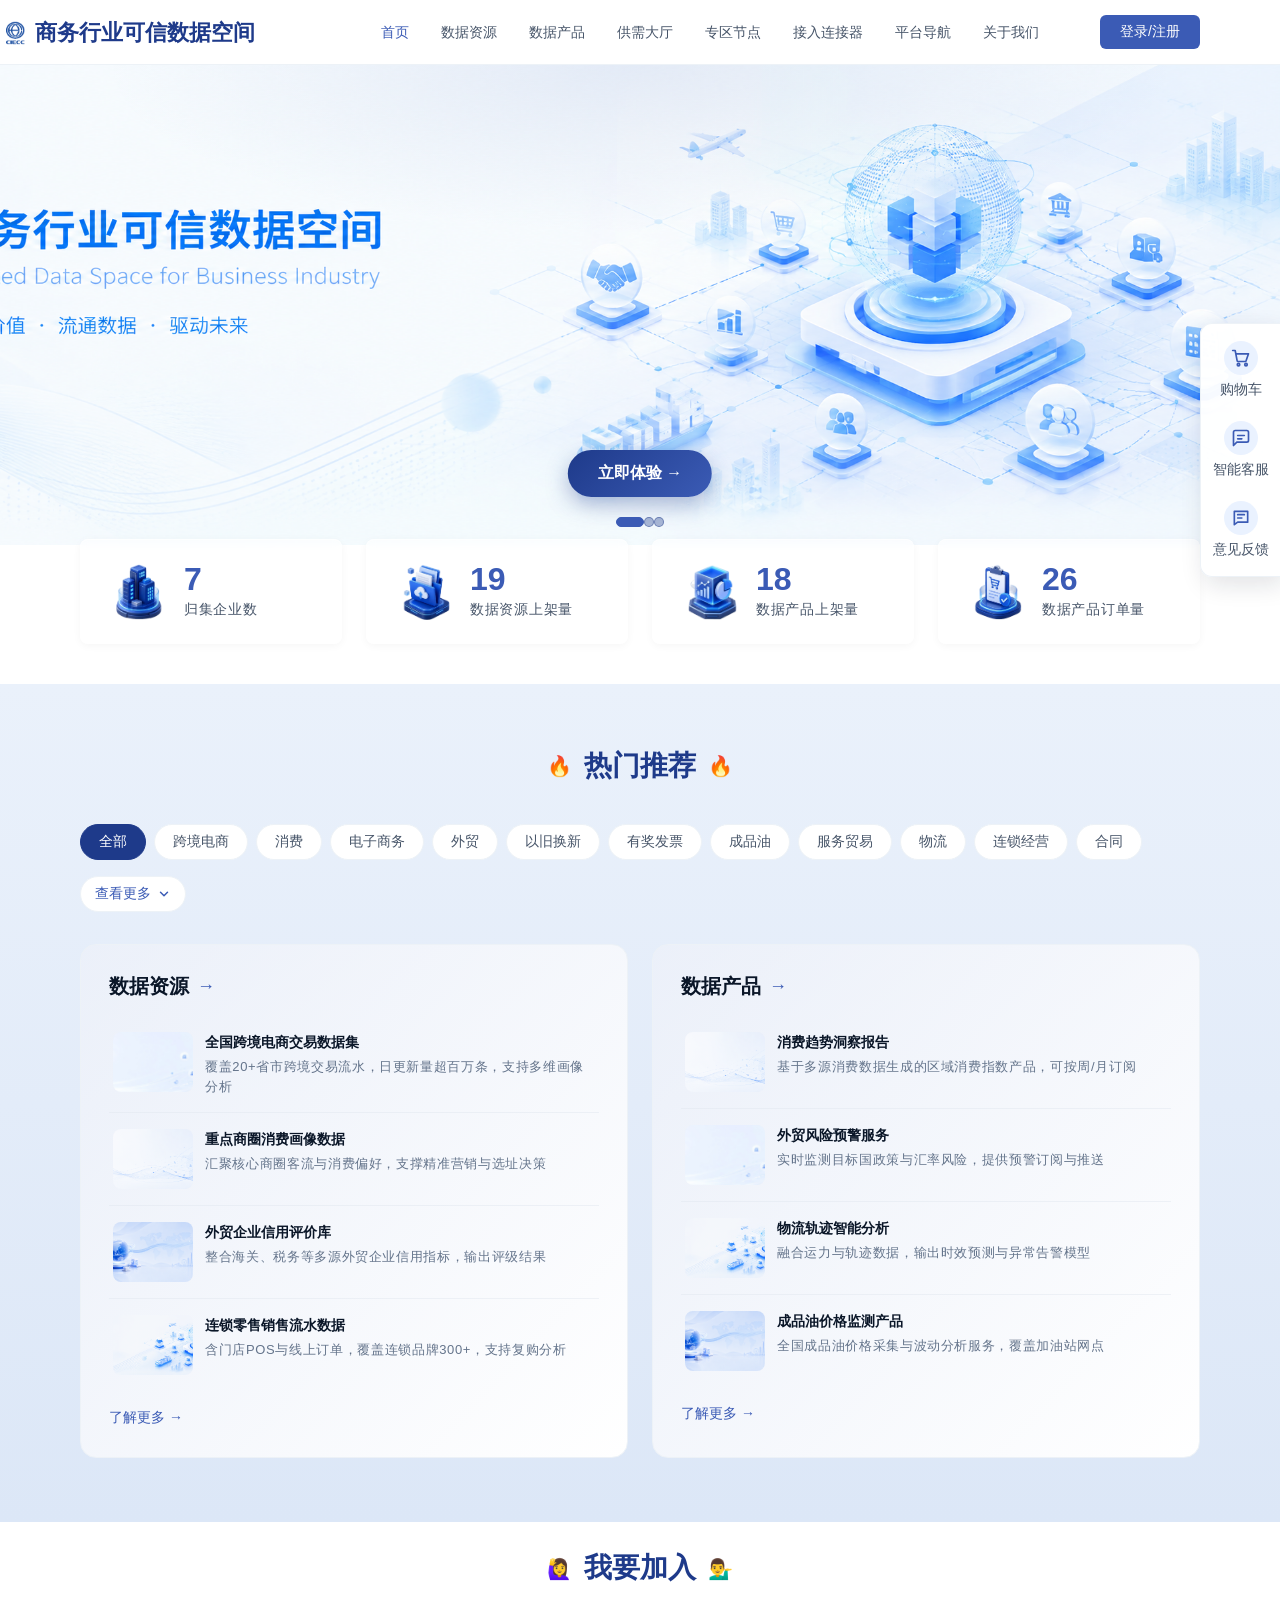
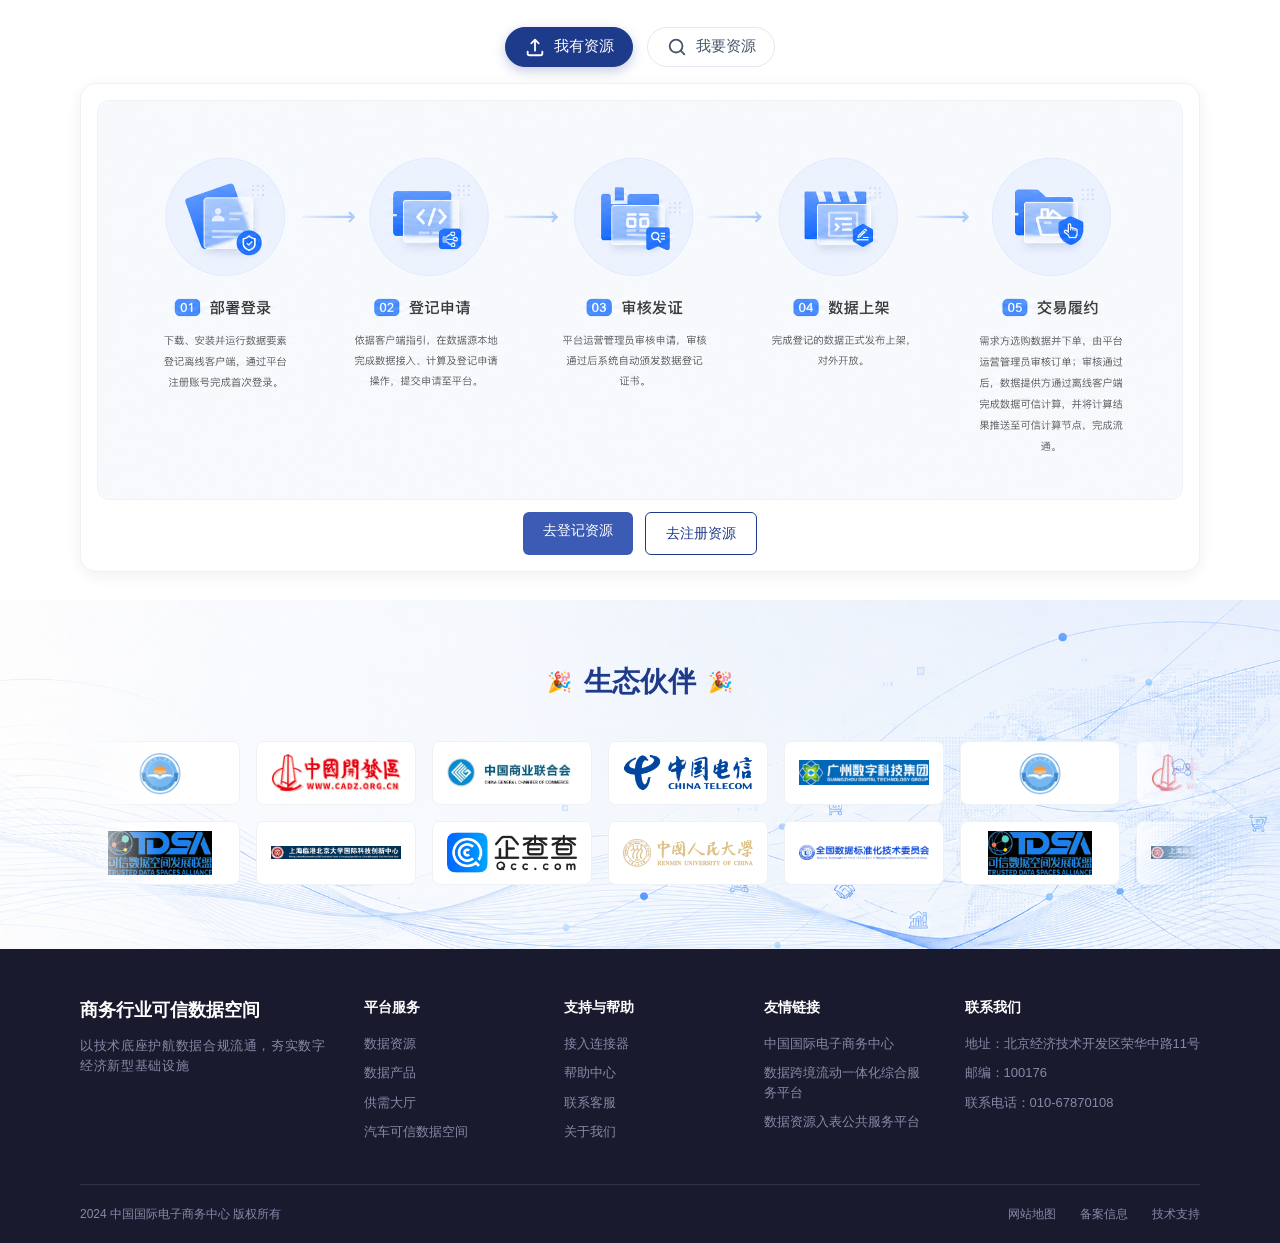
<file: index.html>
<!DOCTYPE html>
<html lang="zh-CN">
<head>
  <meta charset="UTF-8">
  <meta name="viewport" content="width=device-width, initial-scale=1.0">
  <title>商务行业可信数据空间</title>
  <style>
    :root {
      --primary: #1E3A8A;
      --primary-light: #3B5BB5;
      --primary-bg: #EEF1F9;
      --bg-page: #FFFFFF;
      --bg-section: #F1F5F9;
      --text-primary: #0A1628;
      --text-secondary: #475569;
      --text-tertiary: #64748B;
      --border: #E2E8F0;
      --border-light: #EDF2F7;
      --footer-bg: #1A1A2E;
      --footer-text: #8888A8;
      --white: #FFFFFF;
      --shadow: 0 2px 8px rgba(0, 0, 0, 0.04);
      --shadow-card: 0 4px 16px rgba(0, 0, 0, 0.06);
      --radius-sm: 6px;
      --radius-md: 8px;
      --radius-lg: 12px;
      --radius-xl: 16px;
      --radius-full: 999px;
    }

    * {
      margin: 0;
      padding: 0;
      box-sizing: border-box;
    }

    body {
      font-family: "Inter", -apple-system, BlinkMacSystemFont, "PingFang SC", "Microsoft YaHei", sans-serif;
      color: var(--text-primary);
      background: var(--bg-page);
      line-height: 1.5;
      min-width: 320px;
    }

    a {
      text-decoration: none;
      color: inherit;
    }

    button {
      border: none;
      background: none;
      cursor: pointer;
      font-family: inherit;
    }

    img {
      max-width: 100%;
      display: block;
    }

    .container {
      max-width: 1440px;
      margin: 0 auto;
      padding: 0 80px;
    }

    /* 导航栏 */
    .navbar {
      position: sticky;
      top: 0;
      z-index: 100;
      background: rgba(255, 255, 255, 0.96);
      backdrop-filter: blur(8px);
      border-bottom: 1px solid var(--border-light);
    }

    .navbar-inner {
      height: 64px;
      display: flex;
      align-items: center;
      justify-content: space-between;
      flex-wrap: nowrap;
    }

    .nav-left {
      display: flex;
      align-items: center;
      gap: 8px;
      transform: translateX(-80px);
      flex-shrink: 0;
    }

    .nav-center {
      flex: 1;
      display: flex;
      align-items: center;
      justify-content: center;
      gap: 24px;
      min-width: 0;
    }

    .nav-right {
      flex-shrink: 0;
      margin-left: 16px;
      display: flex;
      align-items: center;
      gap: 12px;
    }

    .nav-search {
      display: none;
      align-items: center;
      gap: 8px;
      width: 320px;
      max-width: 100%;
      padding: 8px 14px;
      background: #F5F7FA;
      border-radius: var(--radius-full);
      border: 1px solid transparent;
      transition: border-color 0.2s, background 0.2s;
    }

    .nav-search:not([hidden]) {
      display: flex;
    }

    .nav-search:focus-within {
      background: #fff;
      border-color: var(--primary-light);
    }

    .nav-search .search-icon {
      width: 16px;
      height: 16px;
      color: #94A3B8;
      flex-shrink: 0;
    }

    .nav-search input {
      flex: 1;
      border: none;
      background: transparent;
      outline: none;
      font-size: 14px;
      color: var(--text-primary);
      min-width: 0;
    }

    .nav-search input::placeholder {
      color: #94A3B8;
    }

    .btn-workbench {
      display: none;
      align-items: center;
      gap: 6px;
      padding: 8px 18px;
      background: #fff;
      color: var(--primary-light);
      border: 1px solid #E2E8F0;
      border-radius: var(--radius-sm);
      font-size: 14px;
      font-weight: 500;
      cursor: pointer;
      transition: background 0.2s, border-color 0.2s;
      white-space: nowrap;
    }

    .btn-workbench:not([hidden]) {
      display: flex;
    }

    .btn-workbench:hover {
      background: var(--primary-bg);
      border-color: var(--primary-light);
    }

    .btn-workbench svg {
      width: 16px;
      height: 16px;
    }

    .logo-img {
      width: 27px;
      height: 32px;
      border-radius: 6px;
      object-fit: cover;
    }

    .logo-text {
      font-size: 22px;
      font-weight: 600;
      color: #1E3A8A;
      white-space: nowrap;
    }

    .nav-menu {
      display: none;
      align-items: center;
      gap: 32px;
    }

    .nav-menu:not([hidden]) {
      display: flex;
    }

    .nav-link {
      font-size: 14px;
      color: var(--text-secondary);
      transition: color 0.2s;
      white-space: nowrap;
    }

    .nav-link:hover,
    .nav-link.active {
      color: var(--primary-light);
    }

    /* 侧边栏 */
    .side-bar {
      position: fixed;
      top: 50%;
      right: 0;
      transform: translateY(-50%);
      z-index: 200;
      display: flex;
      flex-direction: column;
      gap: 4px;
      width: 80px;
      padding: 8px 4px;
      background: rgba(255, 255, 255, 0.96);
      border: 1px solid var(--border-light);
      border-right: 0;
      border-radius: var(--radius-lg) 0 0 var(--radius-lg);
      box-shadow: 4px 8px 24px rgba(15, 23, 42, 0.12);
    }

    .side-item {
      display: flex;
      flex-direction: column;
      align-items: center;
      justify-content: center;
      gap: 6px;
      width: 100%;
      min-height: 76px;
      padding: 8px 2px;
      border: 0;
      border-radius: var(--radius-md);
      background: transparent;
      color: var(--text-secondary);
      cursor: pointer;
      transition: all 0.2s;
    }

    .side-item:hover {
      background: var(--primary-bg);
      color: var(--primary-light);
    }

    .side-icon {
      display: flex;
      align-items: center;
      justify-content: center;
      width: 34px;
      height: 34px;
      flex-shrink: 0;
      color: var(--primary-light);
      background: #EAF2FF;
      border-radius: 50%;
    }

    .side-icon svg {
      width: 20px;
      height: 20px;
    }

    .side-label {
      max-width: none;
      opacity: 1;
      font-size: 14px;
      font-weight: 500;
      white-space: nowrap;
      transition: color 0.2s ease;
    }

    .side-toast {
      position: fixed;
      top: 24px;
      left: 50%;
      transform: translateX(-50%) translateY(-20px);
      z-index: 300;
      padding: 12px 24px;
      background: rgba(26, 26, 46, 0.92);
      color: var(--white);
      font-size: 14px;
      border-radius: var(--radius-md);
      opacity: 0;
      pointer-events: none;
      transition: opacity 0.25s, transform 0.25s;
    }

    .side-toast.show {
      opacity: 1;
      transform: translateX(-50%) translateY(0);
    }

    .nav-item-has-dropdown {
      position: relative;
      display: flex;
      align-items: center;
    }

    .nav-dropdown {
      position: absolute;
      top: 100%;
      left: 50%;
      transform: translateX(-50%);
      min-width: 160px;
      margin-top: 8px;
      padding: 8px 0;
      background: var(--white);
      border: 1px solid var(--border-light);
      border-radius: var(--radius-md);
      box-shadow: 0 8px 24px rgba(0, 0, 0, 0.08);
      opacity: 0;
      visibility: hidden;
      transition: opacity 0.2s, visibility 0.2s;
    }

    .nav-item-has-dropdown:hover .nav-dropdown,
    .nav-item-has-dropdown:focus-within .nav-dropdown {
      opacity: 1;
      visibility: visible;
    }

    .nav-dropdown-item {
      display: block;
      padding: 10px 20px;
      font-size: 14px;
      color: var(--text-secondary);
      white-space: nowrap;
      transition: background 0.2s, color 0.2s;
    }

    .nav-dropdown-item:hover {
      background: var(--primary-bg);
      color: var(--primary-light);
    }

    .nav-dropdown-item.current {
      color: var(--primary-light);
      font-weight: 600;
      background: var(--primary-bg);
    }

    .nav-dropdown-item.current::after {
      content: '✓';
      margin-left: 8px;
      font-weight: 700;
    }

    .btn-primary {
      display: inline-block;
      background: var(--primary-light);
      color: var(--white);
      padding: 8px 20px;
      border-radius: var(--radius-sm);
      font-size: 14px;
      font-weight: 500;
      transition: opacity 0.2s, transform 0.2s;
    }

    .btn-primary:hover {
      opacity: 0.9;
      transform: translateY(-1px);
    }

    /* Hero */
    .hero {
      position: relative;
      width: 100%;
      min-height: 480px;
      overflow: hidden;
    }

    .hero::before {
      content: "";
      position: absolute;
      inset: 0;
      z-index: 1;
      background: radial-gradient(ellipse 60% 50% at 50% 0%, rgba(59, 91, 181, 0.10), transparent 70%);
      pointer-events: none;
    }

    .hero-slider {
      position: absolute;
      inset: 0;
      z-index: 0;
    }

    .hero-slide {
      position: absolute;
      inset: 0;
      opacity: 0;
      transition: opacity 0.8s ease-in-out;
      background-size: cover;
      background-position: right center;
      background-repeat: no-repeat;
    }

    .hero-slide.active {
      opacity: 1;
    }

    .hero-experience-btn {
      position: absolute;
      left: 50%;
      bottom: 48px;
      transform: translateX(-50%);
      z-index: 4;
      display: none;
      align-items: center;
      gap: 8px;
      padding: 13px 30px;
      font-size: 16px;
      font-weight: 600;
      color: #fff;
      background: linear-gradient(135deg, #1E3A8A, #3B5BB5);
      border: none;
      border-radius: 999px;
      cursor: pointer;
      box-shadow: 0 8px 22px rgba(30, 58, 138, 0.35);
      transition: background 0.25s, box-shadow 0.25s;
    }

    .hero-experience-btn:hover {
      background: linear-gradient(135deg, #3B5BB5, #5568C4);
      box-shadow: 0 10px 26px rgba(30, 58, 138, 0.45);
    }

    .hero-slide.active .hero-experience-btn {
      display: inline-flex;
    }

    .hero-inner {
      position: relative;
      z-index: 2;
      width: 100%;
      max-width: 1440px;
      height: 100%;
      min-height: 480px;
      margin: 0 auto;
      padding: 0 80px;
      display: flex;
      align-items: center;
      justify-content: flex-start;
    }

    .hero-content {
      position: relative;
      z-index: 3;
      max-width: 520px;
      text-align: left;
    }

    .hero-title,
    .hero-subtitle {
      text-align: left;
    }

    .hero-dots {
      position: static;
      z-index: 3;
      display: flex;
      align-items: center;
      justify-content: center;
      gap: 10px;
    }

    .hero-dot {
      width: 10px;
      height: 10px;
      border-radius: 50%;
      background: rgba(30, 58, 138, 0.35);
      border: 1px solid rgba(30, 58, 138, 0.45);
      cursor: pointer;
      transition: all 0.3s;
    }

    .hero-dot.active {
      width: 28px;
      border-radius: 999px;
      background: var(--primary-light);
      border-color: var(--primary-light);
    }

    /* 统计栏（含轮播指示器） */
    .stats {
      position: relative;
      z-index: 10;
      padding: 32px 0 40px;
      background: transparent;
    }

    .stats-dots {
      display: flex;
      justify-content: center;
      margin-bottom: 24px;
    }

    /* 平台概况（数据要素跨境） */
    .overview-grid {
      display: grid;
      grid-template-columns: repeat(6, 1fr);
      gap: 20px;
      margin-bottom: 48px;
    }

    .cross-border-top {
      padding-top: 40px;
    }

    .overview-card {
      background: #fff;
      border-radius: 16px;
      padding: 28px 32px;
      box-shadow: 0 8px 24px rgba(30, 58, 138, 0.08);
      display: flex;
      align-items: center;
      gap: 18px;
    }

    .overview-card .oc-icon {
      width: 48px;
      height: 48px;
      border-radius: 12px;
      background: linear-gradient(135deg, #1E3A8A, #3B5BB5);
      flex-shrink: 0;
    }

    .overview-card .oc-num {
      font-size: 30px;
      font-weight: 700;
      color: var(--primary);
      line-height: 1.1;
      font-variant-numeric: tabular-nums;
    }

    .overview-card .oc-label {
      font-size: 15px;
      color: #555;
      margin-top: 4px;
      letter-spacing: 0.05em;
    }

    /* 数据登记动态表格 */
    .registry-section {
      background: #fff;
      border-radius: 16px;
      padding: 28px 32px 32px;
      box-shadow: 0 8px 24px rgba(30, 58, 138, 0.08);
      margin-bottom: 48px;
    }

    .registry-table-wrap {
      overflow-x: auto;
      max-height: 420px;
      overflow-y: auto;
    }

    .registry-table {
      width: 100%;
      border-collapse: collapse;
      font-size: 14px;
      white-space: nowrap;
    }

    .registry-table th,
    .registry-table td {
      padding: 12px 14px;
      text-align: left;
      border-bottom: 1px solid #eef1f6;
    }

    .registry-table th {
      position: sticky;
      top: 0;
      background: #EDF1F8;
      color: var(--primary);
      font-weight: 600;
      z-index: 1;
    }

    .registry-table tbody tr:hover {
      background: #F4F6FB;
    }

    /* 入表占位 */
    .placeholder-block {
      margin: 60px auto;
      max-width: 900px;
      min-height: 320px;
      border: 2px dashed #c3d0e6;
      border-radius: 16px;
      display: flex;
      align-items: center;
      justify-content: center;
      color: #8a97ad;
      font-size: 18px;
      background: rgba(255, 255, 255, 0.5);
    }

    /* 通用平台板块标题 */
    .platform-section-title {
      font-size: 26px;
      font-weight: 700;
      line-height: 1.3;
      color: var(--primary);
      text-align: center;
      margin: 48px 0 32px;
    }

    .hero-title {
      font-size: 40px;
      font-weight: 700;
      line-height: 1.3;
      color: var(--text-primary);
      margin-bottom: 16px;
    }

    .hero-subtitle {
      font-size: 15px;
      line-height: 1.625;
      color: var(--text-secondary);
      letter-spacing: 0.05em;
    }

    /* 统计栏 */
    .stats {
      position: relative;
      z-index: 10;
      padding: 0 0 40px;
      background: transparent;
      margin-top: -72px;
    }

    .stats-dots {
      display: flex;
      justify-content: center;
      margin-top: 44px;
      margin-bottom: 12px;
    }

    .stats-grid {
      display: grid;
      grid-template-columns: repeat(4, 1fr);
      gap: 24px;
    }

    .stat-card {
      display: flex;
      align-items: center;
      gap: 16px;
      padding: 24px 32px;
      background: rgba(255, 255, 255, 0.55);
      border-radius: var(--radius-md);
      box-shadow: var(--shadow), inset 0 1px 0 rgba(255, 255, 255, 0.6);
      backdrop-filter: blur(4px);
    }

    .stat-icon {
      width: 56px;
      height: 56px;
      display: flex;
      align-items: center;
      justify-content: center;
      flex-shrink: 0;
    }

    .stat-icon img {
      width: 100%;
      height: 100%;
      object-fit: contain;
    }

    .stat-number {
      font-size: 32px;
      font-weight: 700;
      color: var(--primary-light);
      line-height: 1;
      font-variant-numeric: tabular-nums;
    }

    .stat-label {
      font-size: 14px;
      color: var(--text-secondary);
      margin-top: 4px;
      letter-spacing: 0.05em;
    }

    /* 区块标题 */
    .section-title {
      display: flex;
      align-items: center;
      justify-content: center;
      gap: 12px;
      font-size: 28px;
      font-weight: 700;
      line-height: 1.3;
      color: var(--primary);
      margin-bottom: 40px;
      text-align: center;
    }

    .section-title .icon {
      font-size: 20px;
    }

    /* 我要加入 */
    .join-section {
      padding: 28px 0;
      background: var(--bg-page);
    }

    .join-tabs {
      display: flex;
      justify-content: center;
      gap: 14px;
      margin-bottom: 16px;
    }

    .join-tab {
      display: flex;
      align-items: center;
      gap: 8px;
      padding: 8px 18px;
      border-radius: var(--radius-full);
      border: 1px solid var(--border);
      background: var(--white);
      color: var(--text-secondary);
      font-size: 15px;
      font-weight: 500;
      transition: all 0.25s;
    }

    .join-tab:hover {
      border-color: var(--primary);
      color: var(--primary);
    }

    .join-tab.active {
      background: var(--primary);
      border-color: var(--primary);
      color: var(--white);
      box-shadow: 0 4px 12px rgba(30, 58, 138, 0.25);
    }

    .join-tab-icon {
      width: 22px;
      height: 22px;
      display: flex;
      align-items: center;
      justify-content: center;
    }

    .join-panel {
      display: none;
      animation: fadeIn 0.3s ease;
    }

    .join-panel.active {
      display: block;
    }

    @keyframes fadeIn {
      from { opacity: 0; transform: translateY(8px); }
      to { opacity: 1; transform: translateY(0); }
    }

    .join-card {
      max-width: 1200px;
      margin: 0 auto;
      padding: 16px;
      background: var(--white);
      border: 1px solid var(--border-light);
      border-radius: var(--radius-xl);
      box-shadow: var(--shadow-card);
    }

    .join-flowchart {
      margin-bottom: 12px;
      min-height: 180px;
      display: flex;
      align-items: center;
      justify-content: center;
      background: var(--bg-section);
      border: 1px solid var(--border-light);
      border-radius: var(--radius-lg);
      color: var(--text-tertiary);
      font-size: 16px;
      font-weight: 500;
      overflow: hidden;
    }

    .join-flowchart img {
      max-width: 100%;
      height: auto;
      display: block;
    }

    .join-card-header {
      display: flex;
      align-items: center;
      gap: 12px;
      margin-bottom: 16px;
    }

    .join-card-icon {
      width: 40px;
      height: 40px;
      border-radius: 10px;
      background: var(--primary);
      display: flex;
      align-items: center;
      justify-content: center;
    }

    .join-card-icon svg {
      width: 22px;
      height: 22px;
    }

    .join-card-title {
      font-size: 20px;
      font-weight: 600;
      line-height: 1.35;
      color: var(--text-primary);
    }

    .join-card-desc {
      font-size: 14px;
      color: var(--text-secondary);
      margin-bottom: 24px;
      line-height: 1.6;
      letter-spacing: 0.05em;
    }

    .join-actions {
      display: flex;
      justify-content: center;
      gap: 12px;
      flex-wrap: wrap;
    }

    .btn-outline {
      padding: 10px 20px;
      border-radius: var(--radius-sm);
      border: 1px solid var(--primary);
      color: var(--primary);
      font-size: 14px;
      font-weight: 500;
      background: var(--white);
      transition: all 0.2s;
    }

    .btn-outline:hover {
      background: var(--primary-bg);
    }

    /* 热门推荐 */
    .recommend {
      padding: 64px 0;
      background: linear-gradient(180deg, #EAF1Fb 0%, #DCE7F7 100%);
    }

    .filter-bar {
      display: flex;
      align-items: center;
      justify-content: space-between;
      gap: 16px;
      margin-bottom: 32px;
      flex-wrap: wrap;
    }

    .filter-tags {
      display: flex;
      align-items: flex-start;
      gap: 8px;
      flex-wrap: wrap;
      max-height: 42px;
      overflow: hidden;
      transition: max-height 0.3s ease;
    }

    .filter-tags.expanded {
      max-height: 150px;
    }

    .filter-tag {
      padding: 8px 18px;
      border-radius: var(--radius-full);
      border: 1px solid var(--border-light);
      background: var(--white);
      color: var(--text-secondary);
      font-size: 14px;
      transition: all 0.2s;
      white-space: nowrap;
    }

    .filter-tag:hover {
      border-color: var(--primary);
      color: var(--primary);
    }

    .filter-tag.active {
      background: var(--primary);
      border-color: var(--primary);
      color: var(--white);
    }

    .filter-toggle {
      display: flex;
      align-items: center;
      gap: 6px;
      padding: 8px 14px;
      border-radius: var(--radius-full);
      border: 1px solid var(--border-light);
      background: var(--white);
      color: var(--primary-light);
      font-size: 14px;
      white-space: nowrap;
      cursor: pointer;
      transition: all 0.2s;
      flex-shrink: 0;
    }

    .filter-toggle svg {
      width: 14px;
      height: 14px;
      transition: transform 0.2s;
    }

    .filter-toggle.expanded svg {
      transform: rotate(180deg);
    }

    .recommend-cards {
      display: grid;
      grid-template-columns: repeat(2, 1fr);
      gap: 24px;
    }

    .recommend-card {
      background: linear-gradient(135deg, rgba(238, 241, 249, 0.7) 0%, var(--white) 100%);
      border-radius: var(--radius-xl);
      padding: 28px;
      border: 1px solid var(--border-light);
    }

    .recommend-card-header {
      display: flex;
      align-items: center;
      gap: 8px;
      margin-bottom: 16px;
    }

    .recommend-card-title {
      font-size: 20px;
      font-weight: 600;
      line-height: 1.35;
      color: var(--text-primary);
    }

    .recommend-card-arrow {
      color: var(--primary-light);
      font-size: 18px;
      font-weight: 700;
    }

    .recommend-list {
      display: flex;
      flex-direction: column;
    }

    .recommend-item {
      display: flex;
      gap: 12px;
      padding: 16px 4px;
      border-bottom: 1px solid rgba(226, 232, 240, 0.5);
    }

    .recommend-item:last-child {
      border-bottom: none;
    }

    .recommend-thumb {
      width: 80px;
      height: 60px;
      border-radius: var(--radius-md);
      background: #E4E9F6;
      flex-shrink: 0;
      object-fit: cover;
    }

    .recommend-item-title {
      font-size: 14px;
      font-weight: 600;
      color: var(--text-primary);
      margin-bottom: 4px;
    }

    .recommend-item-desc {
      font-size: 13px;
      color: var(--text-tertiary);
      line-height: 1.5;
      letter-spacing: 0.05em;
      overflow: hidden;
      text-overflow: ellipsis;
      display: -webkit-box;
      -webkit-line-clamp: 2;
      -webkit-box-orient: vertical;
    }

    .recommend-more {
      display: inline-flex;
      align-items: center;
      gap: 4px;
      margin-top: 16px;
      color: var(--primary-light);
      font-size: 14px;
      font-weight: 500;
    }

    /* 生态伙伴 */
    .partners {
      padding: 64px 0;
      background: url('./assets/images/joinus-bg.png') center/cover no-repeat;
      overflow: hidden;
    }

    .partner-row {
      position: relative;
      margin-bottom: 16px;
      overflow: hidden;
      mask-image: linear-gradient(to right, transparent, black 80px, black calc(100% - 80px), transparent);
      -webkit-mask-image: linear-gradient(to right, transparent, black 80px, black calc(100% - 80px), transparent);
    }

    .partner-row:last-child {
      margin-bottom: 0;
    }

    .partner-track {
      display: flex;
      gap: 16px;
      width: max-content;
      animation: scroll-left 40s linear infinite;
    }

    .partner-row:nth-child(2) .partner-track {
      animation: scroll-right 45s linear infinite;
    }

    .partner-track:hover {
      animation-play-state: paused;
    }

    @keyframes scroll-left {
      0% { transform: translateX(0); }
      100% { transform: translateX(-33.333%); }
    }

    @keyframes scroll-right {
      0% { transform: translateX(-33.333%); }
      100% { transform: translateX(0); }
    }

    .partner-card {
      width: 160px;
      height: 64px;
      display: flex;
      align-items: center;
      justify-content: center;
      background: var(--white);
      border-radius: var(--radius-md);
      border: 1px solid var(--border-light);
      font-size: 14px;
      color: var(--text-primary);
      font-weight: 500;
      flex-shrink: 0;
    }

    .partner-card img {
      max-width: 130px;
      max-height: 44px;
      width: auto;
      height: auto;
      object-fit: contain;
    }

    /* 页脚 */
    .footer {
      background: var(--footer-bg);
      color: var(--footer-text);
      padding: 48px 0 0;
    }

    .footer-top {
      display: grid;
      grid-template-columns: 1.5fr 1fr 1fr 1fr max-content;
      gap: 32px;
      padding-bottom: 32px;
    }

    .footer-contact-col .footer-link {
      white-space: nowrap;
    }

    .footer-brand-title {
      font-size: 18px;
      font-weight: 600;
      color: var(--white);
      margin-bottom: 12px;
    }

    .footer-brand-desc {
      font-size: 13px;
      line-height: 1.6;
      color: var(--footer-text);
      letter-spacing: 0.05em;
    }

    .footer-col-title {
      font-size: 14px;
      font-weight: 600;
      color: var(--white);
      margin-bottom: 16px;
    }

    .footer-link {
      display: block;
      font-size: 13px;
      color: var(--footer-text);
      margin-bottom: 10px;
      transition: color 0.2s;
    }

    .footer-link:hover {
      color: var(--white);
    }

    .footer-divider {
      height: 1px;
      background: rgba(255, 255, 255, 0.1);
    }

    .footer-bottom {
      display: flex;
      justify-content: space-between;
      align-items: center;
      padding: 20px 0;
      font-size: 12px;
      color: var(--footer-text);
      flex-wrap: wrap;
      gap: 12px;
    }

    .footer-bottom-links {
      display: flex;
      gap: 24px;
    }

    .footer-bottom-links a:hover {
      color: var(--white);
    }

    /* 响应式 */
    @media (max-width: 1200px) {
      .container {
        padding: 0 48px;
      }

      .nav-left {
        transform: translateX(-48px);
      }

      .stats-grid {
        grid-template-columns: repeat(2, 1fr);
      }

      .overview-grid {
        grid-template-columns: repeat(3, 1fr);
      }
    }

    @media (max-width: 992px) {
      .nav-center {
        display: none;
      }

      .hero-title {
        font-size: 32px;
      }

      .recommend-cards {
        grid-template-columns: 1fr;
      }

      .footer-top {
        grid-template-columns: repeat(2, 1fr);
      }
    }

    @media (max-width: 768px) {
      .container {
        padding: 0 24px;
      }

      .nav-left {
        transform: translateX(-24px);
      }

      .stats-grid {
        grid-template-columns: 1fr;
      }

      .overview-grid {
        grid-template-columns: repeat(2, 1fr);
      }

      .join-tabs {
        flex-direction: column;
        align-items: center;
      }

      .filter-bar {
        flex-direction: column;
        align-items: flex-start;
      }

      .footer-top {
        grid-template-columns: 1fr;
        gap: 32px;
      }

      .footer-bottom {
        flex-direction: column;
        align-items: flex-start;
      }
    }
  </style>
</head>
<body>
  <!-- 导航栏 -->
  <nav class="navbar">
    <div class="container navbar-inner">
      <div class="nav-left">
        <img src="./assets/images/2_5-20260821_150924995.png" alt="Logo" class="logo-img">
        <span class="logo-text">商务行业可信数据空间</span>
      </div>
      <div class="nav-center" id="navCenter">
        <div class="nav-menu">
          <a href="index.html" class="nav-link active">首页</a>
          <a href="data-resource.html" class="nav-link">数据资源</a>
          <a href="data-product.html" class="nav-link">数据产品</a>
          <a href="supply-demand.html" class="nav-link">供需大厅</a>
          <div class="nav-item-has-dropdown">
            <a href="#" class="nav-link" aria-haspopup="true">专区节点</a>
            <div class="nav-dropdown">
              <a href="car-data-space.html" class="nav-dropdown-item">汽车可信数据空间</a>
            </div>
          </div>
          <a href="connector.html" class="nav-link">接入连接器</a>
          <div class="nav-item-has-dropdown">
            <a href="#" class="nav-link" aria-haspopup="true">平台导航</a>
            <div class="nav-dropdown">
              <a href="index.html" class="nav-dropdown-item current">商务行业可信数据空间</a>
              <a href="kuajing.html" class="nav-dropdown-item">数据跨境流动一体化综合服务平台</a>
              <a href="rukiao.html" class="nav-dropdown-item">数据资源入表公共服务平台</a>
            </div>
          </div>
          <a href="about.html" class="nav-link">关于我们</a>
        </div>
      </div>
      <div class="nav-right">
        <button class="btn-primary">登录/注册</button>
      </div>
    </div>
  </nav>

  <!-- 侧边栏 -->
  <aside class="side-bar">
    <button class="side-item" data-action="cart">
      <span class="side-icon">
        <svg viewBox="0 0 24 24" fill="none" stroke="currentColor" stroke-width="2" stroke-linecap="round" stroke-linejoin="round">
          <circle cx="9" cy="20" r="1.5"/>
          <circle cx="18" cy="20" r="1.5"/>
          <path d="M2 3h3l2.4 12.4a1 1 0 001 .8h8.7a1 1 0 001-.8L21 7H6"/>
        </svg>
      </span>
      <span class="side-label">购物车</span>
    </button>
    <button class="side-item" data-action="service">
      <span class="side-icon">
        <svg viewBox="0 0 24 24" fill="none" stroke="currentColor" stroke-width="2" stroke-linecap="round" stroke-linejoin="round">
          <path d="M21 15a2 2 0 01-2 2H7l-4 4V5a2 2 0 012-2h14a2 2 0 012 2z"/>
          <path d="M8 9h8M8 13h5"/>
        </svg>
      </span>
      <span class="side-label">智能客服</span>
    </button>
    <button class="side-item" data-action="feedback">
      <span class="side-icon">
        <svg viewBox="0 0 24 24" fill="none" stroke="currentColor" stroke-width="2" stroke-linecap="round" stroke-linejoin="round">
          <path d="M4 4h16v13H8l-4 3V4z"/>
          <path d="M8 8h8M8 12h5"/>
        </svg>
      </span>
      <span class="side-label">意见反馈</span>
    </button>
  </aside>

  <!-- 侧边栏提示弹窗（占位） -->
  <div class="side-toast" id="sideToast"></div>

  <!-- Hero -->
  <section class="hero">
    <div class="hero-slider" id="heroSlider">
      <div class="hero-slide active" data-href="index.html" style="background-image: url('./assets/images/商务行业可信数据空间.png');">
        <button class="hero-experience-btn">立即体验 →</button>
      </div>
      <div class="hero-slide" data-href="kuajing.html" style="background-image: url('./assets/images/数据跨境流动一体化综合服务平台.png');">
        <button class="hero-experience-btn">立即体验 →</button>
      </div>
      <div class="hero-slide" data-href="rukiao.html" style="background-image: url('./assets/images/数据资源入表公共服务平台.png');">
        <button class="hero-experience-btn">立即体验 →</button>
      </div>
    </div>
  </section>

  <!-- 统计栏 -->
  <section class="stats">
    <div class="stats-dots" id="heroDots"></div>
    <div class="container">
      <div class="stats-grid">
        <div class="stat-card">
          <div class="stat-icon">
            <img src="assets/images/icon/企业数.png" alt="归集企业数">
          </div>
          <div>
            <div class="stat-number">7</div>
            <div class="stat-label">归集企业数</div>
          </div>
        </div>
        <div class="stat-card">
          <div class="stat-icon">
            <img src="assets/images/icon/数据资源上架量.png" alt="数据资源上架量">
          </div>
          <div>
            <div class="stat-number">19</div>
            <div class="stat-label">数据资源上架量</div>
          </div>
        </div>
        <div class="stat-card">
          <div class="stat-icon">
            <img src="assets/images/icon/数据产品上架量.png" alt="数据产品上架量">
          </div>
          <div>
            <div class="stat-number">18</div>
            <div class="stat-label">数据产品上架量</div>
          </div>
        </div>
        <div class="stat-card">
          <div class="stat-icon">
            <img src="assets/images/icon/数据产品订单量.png" alt="数据产品订单量">
          </div>
          <div>
            <div class="stat-number">26</div>
            <div class="stat-label">数据产品订单量</div>
          </div>
        </div>
      </div>
    </div>
  </section>

  <!-- 首页各平台板块 -->
  <div id="homeSections">
    <!-- 热门推荐 -->
    <section class="recommend">
      <div class="container">
        <h2 class="section-title"><span class="icon">🔥</span>热门推荐<span class="icon">🔥</span></h2>
        <div class="filter-bar">
          <div class="filter-tags">
            <button class="filter-tag active">全部</button>
            <button class="filter-tag">跨境电商</button>
            <button class="filter-tag">消费</button>
            <button class="filter-tag">电子商务</button>
            <button class="filter-tag">外贸</button>
            <button class="filter-tag">以旧换新</button>
            <button class="filter-tag">有奖发票</button>
            <button class="filter-tag">成品油</button>
            <button class="filter-tag">服务贸易</button>
            <button class="filter-tag">物流</button>
            <button class="filter-tag">连锁经营</button>
            <button class="filter-tag">合同</button>
          </div>
          <button class="filter-toggle" id="filterToggle">
            查看更多
            <svg viewBox="0 0 24 24" fill="none" stroke="currentColor" stroke-width="2.5" stroke-linecap="round" stroke-linejoin="round">
              <path d="M6 9l6 6 6-6"/>
            </svg>
          </button>
        </div>

        <div class="recommend-cards">
          <div class="recommend-card">
            <div class="recommend-card-header">
              <h3 class="recommend-card-title">数据资源</h3>
              <span class="recommend-card-arrow">→</span>
            </div>
            <div class="recommend-list">
              <div class="recommend-item"><img class="recommend-thumb" src="./assets/images/child-bg.png"><div><div class="recommend-item-title">全国跨境电商交易数据集</div><div class="recommend-item-desc">覆盖20+省市跨境交易流水，日更新量超百万条，支持多维画像分析</div></div></div>
              <div class="recommend-item"><img class="recommend-thumb" src="./assets/images/joinus-bg.png"><div><div class="recommend-item-title">重点商圈消费画像数据</div><div class="recommend-item-desc">汇聚核心商圈客流与消费偏好，支撑精准营销与选址决策</div></div></div>
              <div class="recommend-item"><img class="recommend-thumb" src="./assets/images/Firefly_gpt-image_扩图 634693.png"><div><div class="recommend-item-title">外贸企业信用评价库</div><div class="recommend-item-desc">整合海关、税务等多源外贸企业信用指标，输出评级结果</div></div></div>
              <div class="recommend-item"><img class="recommend-thumb" src="./assets/images/ChatGPT Image 2026年8月21日 16_40_35.png"><div><div class="recommend-item-title">连锁零售销售流水数据</div><div class="recommend-item-desc">含门店POS与线上订单，覆盖连锁品牌300+，支持复购分析</div></div></div>
            </div>
            <a href="data-resource.html" class="recommend-more">了解更多 →</a>
          </div>

          <div class="recommend-card">
            <div class="recommend-card-header">
              <h3 class="recommend-card-title">数据产品</h3>
              <span class="recommend-card-arrow">→</span>
            </div>
            <div class="recommend-list">
              <div class="recommend-item"><img class="recommend-thumb" src="./assets/images/joinus-bg.png"><div><div class="recommend-item-title">消费趋势洞察报告</div><div class="recommend-item-desc">基于多源消费数据生成的区域消费指数产品，可按周/月订阅</div></div></div>
              <div class="recommend-item"><img class="recommend-thumb" src="./assets/images/child-bg.png"><div><div class="recommend-item-title">外贸风险预警服务</div><div class="recommend-item-desc">实时监测目标国政策与汇率风险，提供预警订阅与推送</div></div></div>
              <div class="recommend-item"><img class="recommend-thumb" src="./assets/images/ChatGPT Image 2026年8月21日 16_40_35.png"><div><div class="recommend-item-title">物流轨迹智能分析</div><div class="recommend-item-desc">融合运力与轨迹数据，输出时效预测与异常告警模型</div></div></div>
              <div class="recommend-item"><img class="recommend-thumb" src="./assets/images/Firefly_gpt-image_扩图 634693.png"><div><div class="recommend-item-title">成品油价格监测产品</div><div class="recommend-item-desc">全国成品油价格采集与波动分析服务，覆盖加油站网点</div></div></div>
            </div>
            <a href="data-product.html" class="recommend-more">了解更多 →</a>
          </div>
        </div>
      </div>
    </section>

    <!-- 我要加入 -->
    <section class="join-section">
      <div class="container">
        <h2 class="section-title"><span class="icon">🙋‍♀️</span>我要加入<span class="icon">💁‍♂️</span></h2>
        <div class="join-tabs">
          <button class="join-tab active" data-tab="have">
            <span class="join-tab-icon">
              <svg viewBox="0 0 24 24" fill="none" stroke="currentColor" stroke-width="2" stroke-linecap="round" stroke-linejoin="round">
                <path d="M12 16V4m0 0l-4 4m4-4l4 4M4 17v2a2 2 0 002 2h12a2 2 0 002-2v-2"/>
              </svg>
            </span>
            我有资源
          </button>
          <button class="join-tab" data-tab="need">
            <span class="join-tab-icon">
              <svg viewBox="0 0 24 24" fill="none" stroke="currentColor" stroke-width="2" stroke-linecap="round" stroke-linejoin="round">
                <circle cx="11" cy="11" r="7"/>
                <path d="M16 16l4 4"/>
              </svg>
            </span>
            我要资源
          </button>
        </div>

        <div class="join-panel active" id="panel-have">
          <div class="join-card">
            <div class="join-flowchart"><img src="./assets/images/登记流程图.png" alt="登记资源流程图"></div>
            <div class="join-actions">
              <a class="btn-primary" href="register-pku.html">去登记资源</a>
              <a class="btn-outline" href="register-dianxin.html">去注册资源</a>
            </div>
          </div>
        </div>

        <div class="join-panel" id="panel-need">
          <div class="join-card">
            <div class="join-flowchart"><img src="./assets/images/我要资源流程图.png" alt="我要资源资源流程图"></div>
            <div class="join-actions">
              <a class="btn-primary" href="supply-demand.html">去发现资源</a>
            </div>
          </div>
        </div>
      </div>
    </section>

    <!-- 生态伙伴 -->
    <section class="partners">
      <div class="container">
        <h2 class="section-title"><span class="icon">🎉</span>生态伙伴<span class="icon">🎉</span></h2>
        <div class="partner-row">
          <div class="partner-track">
            <div class="partner-card"><img src="./assets/images/生态伙伴logo/acfic_emblem.png" alt="合作伙伴"></div><div class="partner-card"><img src="./assets/images/生态伙伴logo/cadz_logo.png" alt="合作伙伴"></div><div class="partner-card"><img src="./assets/images/生态伙伴logo/cgcc_logo.jpg" alt="合作伙伴"></div><div class="partner-card"><img src="./assets/images/生态伙伴logo/ct_wikimedia.png" alt="合作伙伴"></div><div class="partner-card"><img src="./assets/images/生态伙伴logo/gzdtg_logo.png" alt="合作伙伴"></div>
            <div class="partner-card"><img src="./assets/images/生态伙伴logo/acfic_emblem.png" alt="合作伙伴"></div><div class="partner-card"><img src="./assets/images/生态伙伴logo/cadz_logo.png" alt="合作伙伴"></div><div class="partner-card"><img src="./assets/images/生态伙伴logo/cgcc_logo.jpg" alt="合作伙伴"></div><div class="partner-card"><img src="./assets/images/生态伙伴logo/ct_wikimedia.png" alt="合作伙伴"></div><div class="partner-card"><img src="./assets/images/生态伙伴logo/gzdtg_logo.png" alt="合作伙伴"></div>
            <div class="partner-card"><img src="./assets/images/生态伙伴logo/acfic_emblem.png" alt="合作伙伴"></div><div class="partner-card"><img src="./assets/images/生态伙伴logo/cadz_logo.png" alt="合作伙伴"></div><div class="partner-card"><img src="./assets/images/生态伙伴logo/cgcc_logo.jpg" alt="合作伙伴"></div><div class="partner-card"><img src="./assets/images/生态伙伴logo/ct_wikimedia.png" alt="合作伙伴"></div><div class="partner-card"><img src="./assets/images/生态伙伴logo/gzdtg_logo.png" alt="合作伙伴"></div>
          </div>
        </div>
        <div class="partner-row">
          <div class="partner-track">
            <div class="partner-card"><img src="./assets/images/生态伙伴logo/p1_12.png" alt="合作伙伴"></div><div class="partner-card"><img src="./assets/images/生态伙伴logo/pkulinkang_logo.png" alt="合作伙伴"></div><div class="partner-card"><img src="./assets/images/生态伙伴logo/qichacha_logo.png" alt="合作伙伴"></div><div class="partner-card"><img src="./assets/images/生态伙伴logo/ruc_red_logo.png" alt="合作伙伴"></div><div class="partner-card"><img src="./assets/images/生态伙伴logo/tc609_logo.png" alt="合作伙伴"></div>
            <div class="partner-card"><img src="./assets/images/生态伙伴logo/p1_12.png" alt="合作伙伴"></div><div class="partner-card"><img src="./assets/images/生态伙伴logo/pkulinkang_logo.png" alt="合作伙伴"></div><div class="partner-card"><img src="./assets/images/生态伙伴logo/qichacha_logo.png" alt="合作伙伴"></div><div class="partner-card"><img src="./assets/images/生态伙伴logo/ruc_red_logo.png" alt="合作伙伴"></div><div class="partner-card"><img src="./assets/images/生态伙伴logo/tc609_logo.png" alt="合作伙伴"></div>
            <div class="partner-card"><img src="./assets/images/生态伙伴logo/p1_12.png" alt="合作伙伴"></div><div class="partner-card"><img src="./assets/images/生态伙伴logo/pkulinkang_logo.png" alt="合作伙伴"></div><div class="partner-card"><img src="./assets/images/生态伙伴logo/qichacha_logo.png" alt="合作伙伴"></div><div class="partner-card"><img src="./assets/images/生态伙伴logo/ruc_red_logo.png" alt="合作伙伴"></div><div class="partner-card"><img src="./assets/images/生态伙伴logo/tc609_logo.png" alt="合作伙伴"></div>
          </div>
        </div>
      </div>
    </section>
  </div>

  <!-- 页脚 -->
  <footer class="footer">
    <div class="container">
      <div class="footer-top">
        <div class="footer-col">
          <div class="footer-brand-title">商务行业可信数据空间</div>
          <p class="footer-brand-desc">以技术底座护航数据合规流通，夯实数字经济新型基础设施</p>
        </div>
        <div class="footer-col">
          <div class="footer-col-title">平台服务</div>
          <a href="data-resource.html" class="footer-link">数据资源</a>
          <a href="data-product.html" class="footer-link">数据产品</a>
          <a href="supply-demand.html" class="footer-link">供需大厅</a>
          <a href="car-data-space.html" class="footer-link">汽车可信数据空间</a>
        </div>
        <div class="footer-col">
          <div class="footer-col-title">支持与帮助</div>
          <a href="connector.html" class="footer-link">接入连接器</a>
          <a href="#" class="footer-link">帮助中心</a>
          <a href="#" class="footer-link">联系客服</a>
          <a href="about.html" class="footer-link">关于我们</a>
        </div>
        <div class="footer-col">
          <div class="footer-col-title">友情链接</div>
          <a href="#" class="footer-link">中国国际电子商务中心</a>
          <a href="kuajing.html" class="footer-link">数据跨境流动一体化综合服务平台</a>
          <a href="rukiao.html" class="footer-link">数据资源入表公共服务平台</a>
        </div>
        <div class="footer-col footer-contact-col">
          <div class="footer-col-title">联系我们</div>
          <a href="#" class="footer-link">地址：北京经济技术开发区荣华中路11号</a>
          <a href="#" class="footer-link">邮编：100176</a>
          <a href="#" class="footer-link">联系电话：010-67870108</a>
        </div>
      </div>
      <div class="footer-divider"></div>
      <div class="footer-bottom">
        <span>2024 中国国际电子商务中心 版权所有</span>
        <div class="footer-bottom-links">
          <a href="#">网站地图</a>
          <a href="#">备案信息</a>
          <a href="#">技术支持</a>
        </div>
      </div>
    </div>
  </footer>

  <script>
    // 我要加入 Tab 切换
    const joinTabs = document.querySelectorAll('.join-tab');
    const joinPanels = document.querySelectorAll('.join-panel');

    joinTabs.forEach(tab => {
      tab.addEventListener('click', () => {
        const target = tab.dataset.tab;

        joinTabs.forEach(t => t.classList.remove('active'));
        tab.classList.add('active');

        joinPanels.forEach(panel => {
          panel.classList.toggle('active', panel.id === 'panel-' + target);
        });
      });
    });

    // 热门推荐筛选标签
    const filterTags = document.querySelectorAll('.filter-tag');
    filterTags.forEach(tag => {
      tag.addEventListener('click', () => {
        filterTags.forEach(t => t.classList.remove('active'));
        tag.classList.add('active');
      });
    });

    // 下拉导航主项仅展开菜单，不跳转到占位页面
    document.querySelectorAll('.nav-item-has-dropdown > .nav-link').forEach(link => {
      link.addEventListener('click', (e) => e.preventDefault());
    });

    // 侧边栏功能
    const sideItems = document.querySelectorAll('.side-item');
    const sideToast = document.getElementById('sideToast');
    const sideToastMessages = {
      cart: '购物车（占位）',
      service: '智能客服（占位）',
      feedback: '意见反馈（占位）'
    };
    let sideToastTimer = null;

    function showToast(msg) {
      sideToast.textContent = msg;
      sideToast.classList.add('show');
      clearTimeout(sideToastTimer);
      sideToastTimer = setTimeout(() => {
        sideToast.classList.remove('show');
      }, 2000);
    }

    sideItems.forEach(item => {
      item.addEventListener('click', () => {
        const action = item.dataset.action;
        showToast(sideToastMessages[action] || '占位功能');
      });
    });

    // 热门推荐 / 我要资源：占位提示
    document.querySelectorAll('[data-toast]').forEach(el => {
      el.addEventListener('click', (e) => {
        e.preventDefault();
        showToast(el.dataset.toast);
      });
    });

    // Hero 轮播
    (function initHeroSlider() {
      const slides = document.querySelectorAll('.hero-slide');
      const dotsContainer = document.getElementById('heroDots');
      let current = 0;
      let autoTimer = null;

      if (!slides.length) return;

      slides.forEach((_, index) => {
        const dot = document.createElement('button');
        dot.className = 'hero-dot' + (index === 0 ? ' active' : '');
        dot.setAttribute('aria-label', '切换到第' + (index + 1) + '张');
        dot.addEventListener('click', () => goTo(index));
        dotsContainer.appendChild(dot);
      });

      const dots = dotsContainer.querySelectorAll('.hero-dot');

      window.heroAutoEnabled = (currentPlatformName === '可信数据空间');

      function goTo(index) {
        if (index === current) return;
        slides[current].classList.remove('active');
        dots[current].classList.remove('active');
        current = index;
        slides[current].classList.add('active');
        dots[current].classList.add('active');
        resetAutoPlay();
      }

      function next() {
        if (!window.heroAutoEnabled) return;
        goTo((current + 1) % slides.length);
      }

      function resetAutoPlay() {
        clearInterval(autoTimer);
        if (window.heroAutoEnabled) {
          autoTimer = setInterval(next, 5000);
        }
      }

      // 立即体验按钮：跳转到对应平台
      slides.forEach(slide => {
        const btn = slide.querySelector('.hero-experience-btn');
        if (!btn) return;
        btn.addEventListener('click', () => {
          const href = slide.getAttribute('data-href');
          if (href) {
            window.location.href = href;
          } else {
            const target = document.querySelector('#homeSections');
            if (target) target.scrollIntoView({ behavior: 'smooth' });
          }
        });
      });

      resetAutoPlay();
    })();
  </script>
</body>
</html>
</file>
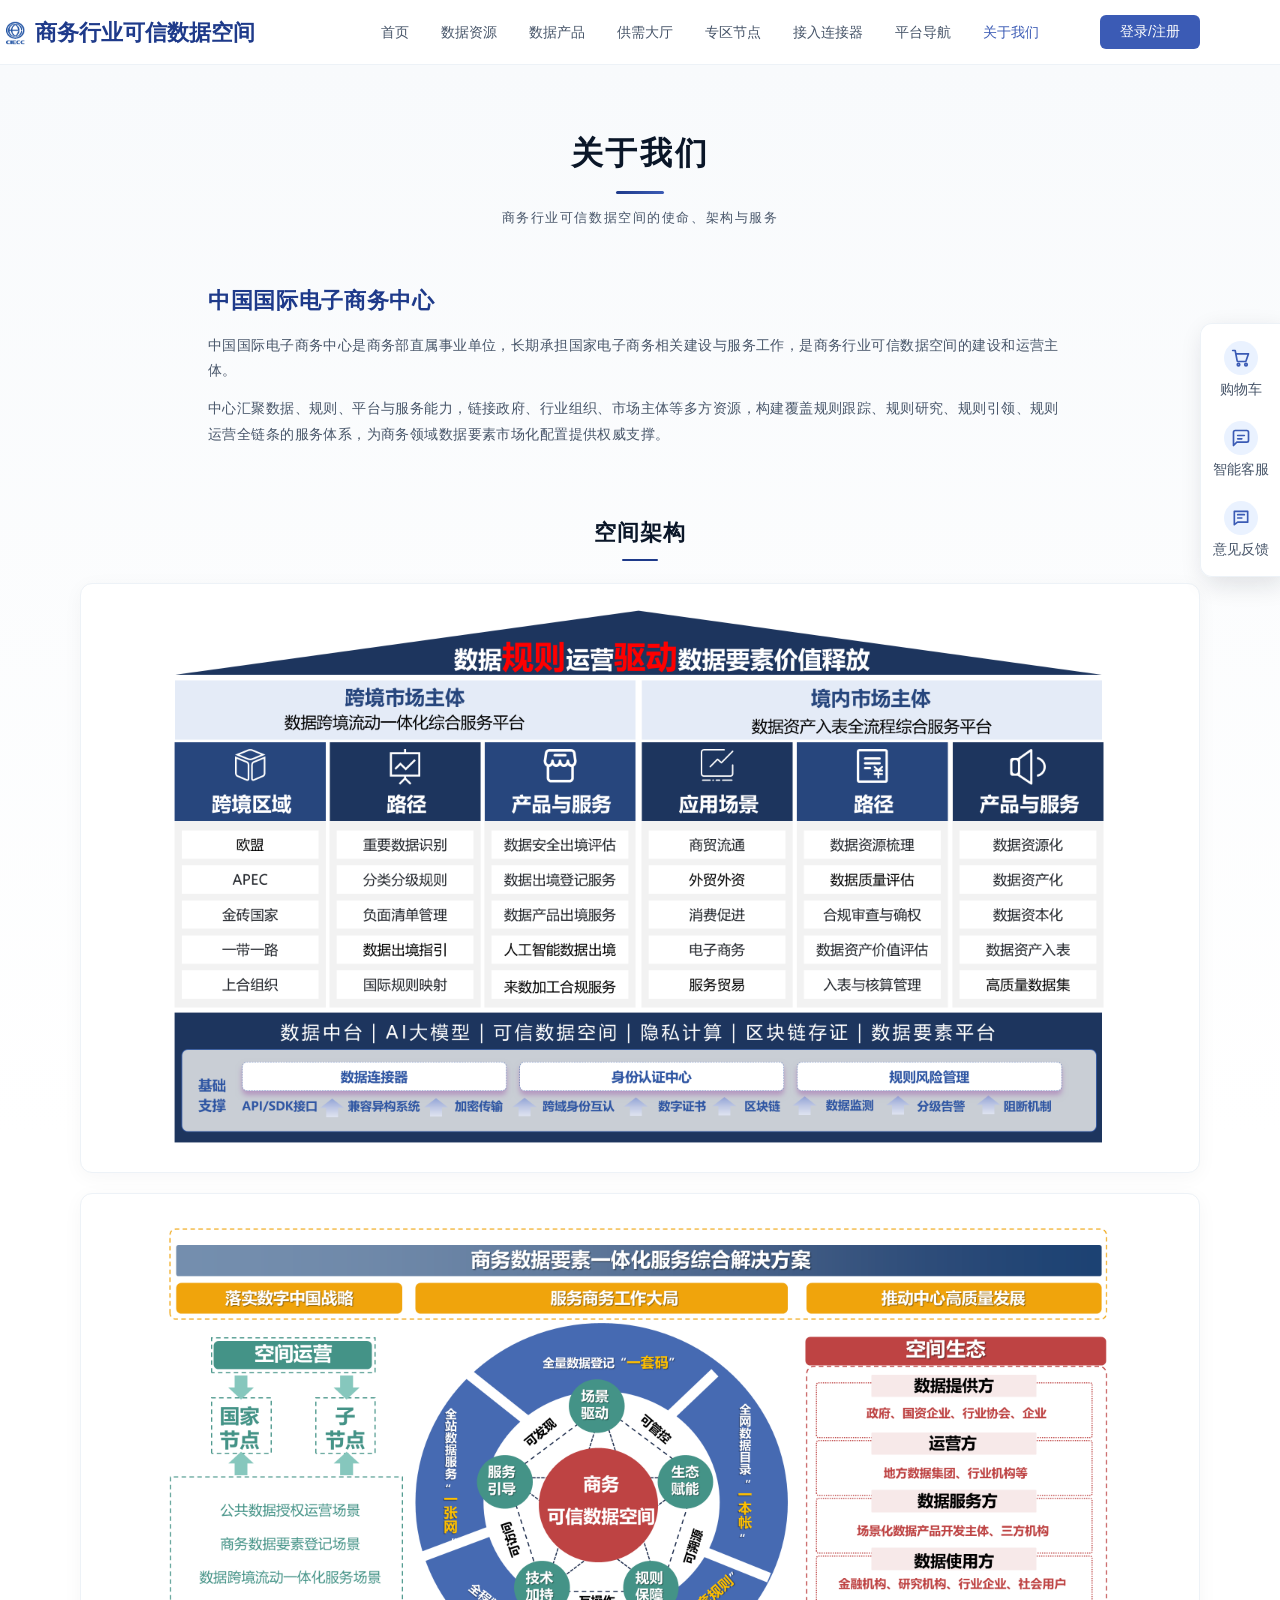
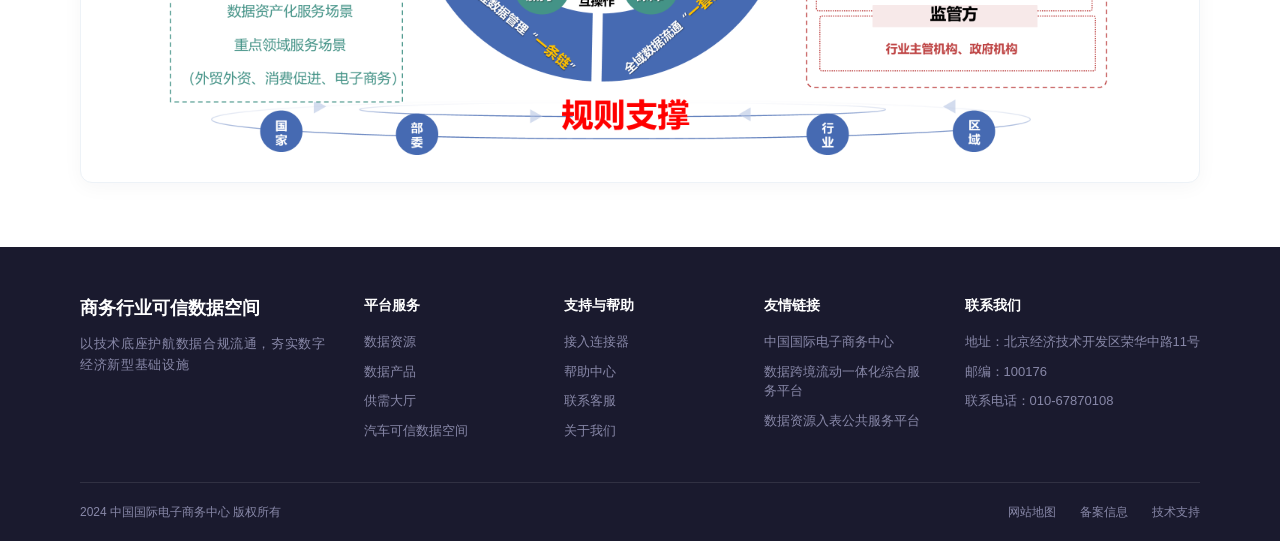
<file: about.html>
<!DOCTYPE html>
<html lang="zh-CN">
<head>
  <meta charset="UTF-8">
  <meta name="viewport" content="width=device-width, initial-scale=1.0">
  <title>关于我们 - 商务行业可信数据空间</title>
  <link rel="stylesheet" href="./assets/css/common.css">
</head>
<body>
  <!-- 导航栏 -->
  <nav class="navbar">
    <div class="container navbar-inner">
      <div class="nav-left">
        <img src="./assets/images/2_5-20260821_150924995.png" alt="Logo" class="logo-img">
        <span class="logo-text">商务行业可信数据空间</span>
      </div>
      <div class="nav-center" id="navCenter">
        <div class="nav-menu">
          <a href="index.html" class="nav-link">首页</a>
          <a href="data-resource.html" class="nav-link">数据资源</a>
          <a href="data-product.html" class="nav-link">数据产品</a>
          <a href="supply-demand.html" class="nav-link">供需大厅</a>
          <div class="nav-item-has-dropdown">
            <a href="zone-nodes.html" class="nav-link">专区节点</a>
            <div class="nav-dropdown">
              <a href="car-data-space.html" class="nav-dropdown-item">汽车可信数据空间</a>
            </div>
          </div>
          <a href="connector.html" class="nav-link">接入连接器</a>
          <div class="nav-item-has-dropdown">
            <a href="platform-nav.html" class="nav-link">平台导航</a>
            <div class="nav-dropdown">
              <a href="index.html" class="nav-dropdown-item current">商务行业可信数据空间</a>
              <a href="kuajing.html" class="nav-dropdown-item">数据跨境流动一体化综合服务平台</a>
              <a href="rukiao.html" class="nav-dropdown-item">数据资源入表公共服务平台</a>
            </div>
          </div>
          <a href="about.html" class="nav-link active">关于我们</a>
        </div>
      </div>
      <div class="nav-right">
        <button class="btn-primary">登录/注册</button>
      </div>
    </div>
  </nav>

  <!-- 侧边栏 -->
  <aside class="side-bar">
    <button class="side-item" data-action="cart">
      <span class="side-icon">
        <svg viewBox="0 0 24 24" fill="none" stroke="currentColor" stroke-width="2" stroke-linecap="round" stroke-linejoin="round">
          <circle cx="9" cy="20" r="1.5"/>
          <circle cx="18" cy="20" r="1.5"/>
          <path d="M2 3h3l2.4 12.4a1 1 0 001 .8h8.7a1 1 0 001-.8L21 7H6"/>
        </svg>
      </span>
      <span class="side-label">购物车</span>
    </button>
    <button class="side-item" data-action="service">
      <span class="side-icon">
        <svg viewBox="0 0 24 24" fill="none" stroke="currentColor" stroke-width="2" stroke-linecap="round" stroke-linejoin="round">
          <path d="M21 15a2 2 0 01-2 2H7l-4 4V5a2 2 0 012-2h14a2 2 0 012 2z"/>
          <path d="M8 9h8M8 13h5"/>
        </svg>
      </span>
      <span class="side-label">智能客服</span>
    </button>
    <button class="side-item" data-action="feedback">
      <span class="side-icon">
        <svg viewBox="0 0 24 24" fill="none" stroke="currentColor" stroke-width="2" stroke-linecap="round" stroke-linejoin="round">
          <path d="M4 4h16v13H8l-4 3V4z"/>
          <path d="M8 8h8M8 12h5"/>
        </svg>
      </span>
      <span class="side-label">意见反馈</span>
    </button>
  </aside>

  <!-- 侧边栏提示弹窗（占位） -->
  <div class="side-toast" id="sideToast"></div>

  <!-- 主体内容 -->
  <main class="page-main about-main">
    <div class="container">
      <header class="about-hero">
        <h1>关于我们</h1>
        <p>商务行业可信数据空间的使命、架构与服务</p>
      </header>

      <!-- 1. 空间介绍：纯文字 -->
      <section class="about-section about-intro about-intro-text-only">
        <div class="about-text">
          <h2>中国国际电子商务中心</h2>
          <p>中国国际电子商务中心是商务部直属事业单位，长期承担国家电子商务相关建设与服务工作，是商务行业可信数据空间的建设和运营主体。</p>
          <p>中心汇聚数据、规则、平台与服务能力，链接政府、行业组织、市场主体等多方资源，构建覆盖规则跟踪、规则研究、规则引领、规则运营全链条的服务体系，为商务领域数据要素市场化配置提供权威支撑。</p>
        </div>
      </section>

      <!-- 2. 空间架构：居中标题 + 两张大图 -->
      <section class="about-section about-arch">
        <h2 class="about-section-title">空间架构</h2>
        <div class="about-arch-stack">
          <div class="about-arch-frame">
            <img src="./assets/images/关于我们/slide2.png" alt="数据规则运营与价值释放">
          </div>
          <div class="about-arch-frame">
            <img src="./assets/images/关于我们/slide3.png" alt="商务数据要素一体化服务综合解决方案">
          </div>
        </div>
      </section>

      

    </div>
  </main>

  <!-- 页脚 -->
  <footer class="footer">
    <div class="container">
      <div class="footer-top">
        <div class="footer-col">
          <div class="footer-brand-title">商务行业可信数据空间</div>
          <p class="footer-brand-desc">以技术底座护航数据合规流通，夯实数字经济新型基础设施</p>
        </div>
        <div class="footer-col">
          <div class="footer-col-title">平台服务</div>
          <a href="data-resource.html" class="footer-link">数据资源</a>
          <a href="data-product.html" class="footer-link">数据产品</a>
          <a href="supply-demand.html" class="footer-link">供需大厅</a>
          <a href="car-data-space.html" class="footer-link">汽车可信数据空间</a>
        </div>
        <div class="footer-col">
          <div class="footer-col-title">支持与帮助</div>
          <a href="connector.html" class="footer-link">接入连接器</a>
          <a href="#" class="footer-link">帮助中心</a>
          <a href="#" class="footer-link">联系客服</a>
          <a href="about.html" class="footer-link">关于我们</a>
        </div>
        <div class="footer-col">
          <div class="footer-col-title">友情链接</div>
          <a href="#" class="footer-link">中国国际电子商务中心</a>
          <a href="kuajing.html" class="footer-link">数据跨境流动一体化综合服务平台</a>
          <a href="rukiao.html" class="footer-link">数据资源入表公共服务平台</a>
        </div>
        <div class="footer-col footer-contact-col">
          <div class="footer-col-title">联系我们</div>
          <a href="#" class="footer-link">地址：北京经济技术开发区荣华中路11号</a>
          <a href="#" class="footer-link">邮编：100176</a>
          <a href="tel:010-67870108" class="footer-link">联系电话：010-67870108</a>
        </div>
      </div>
      <div class="footer-divider"></div>
      <div class="footer-bottom">
        <span>2024 中国国际电子商务中心 版权所有</span>
        <div class="footer-bottom-links">
          <a href="#">网站地图</a>
          <a href="#">备案信息</a>
          <a href="#">技术支持</a>
        </div>
      </div>
    </div>
  </footer>

  <script src="./assets/js/common.js"></script>
</body>
</html>
</file>
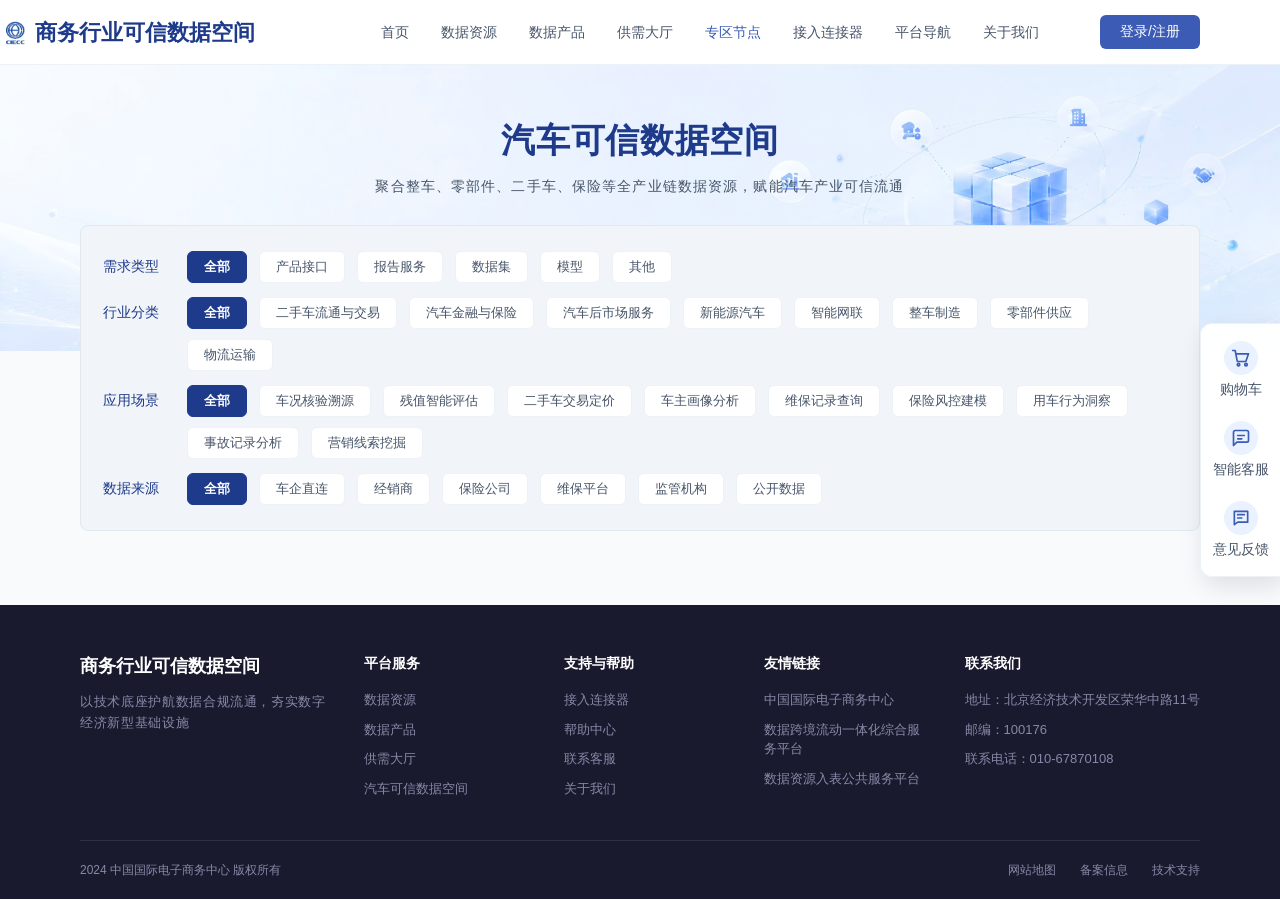
<file: car-data-space.html>
<!DOCTYPE html>
<html lang="zh-CN">
<head>
  <meta charset="UTF-8">
  <meta name="viewport" content="width=device-width, initial-scale=1.0">
  <title>汽车可信数据空间</title>
  <style>
    :root {
      --primary: #1E3A8A;
      --primary-light: #3B5BB5;
      --primary-bg: #EEF1F9;
      --bg-page: #FFFFFF;
      --bg-section: #F1F5F9;
      --text-primary: #0A1628;
      --text-secondary: #475569;
      --text-tertiary: #64748B;
      --border: #E2E8F0;
      --border-light: #EDF2F7;
      --footer-bg: #1A1A2E;
      --footer-text: #8888A8;
      --white: #FFFFFF;
      --radius-sm: 6px;
      --radius-md: 8px;
      --radius-lg: 12px;
      --radius-xl: 16px;
      --shadow-card: 0 4px 16px rgba(0, 0, 0, 0.06);
    }

    * {
      margin: 0;
      padding: 0;
      box-sizing: border-box;
    }

    body {
      font-family: "Inter", -apple-system, BlinkMacSystemFont, "PingFang SC", "Microsoft YaHei", sans-serif;
      color: var(--text-primary);
      background: var(--bg-page);
      line-height: 1.5;
      min-width: 320px;
      min-height: 100vh;
      display: flex;
      flex-direction: column;
    }

    a {
      text-decoration: none;
      color: inherit;
    }

    .container {
      max-width: 1440px;
      margin: 0 auto;
      padding: 0 80px;
      width: 100%;
    }

    .navbar {
      position: sticky;
      top: 0;
      z-index: 100;
      background: rgba(255, 255, 255, 0.96);
      backdrop-filter: blur(8px);
      border-bottom: 1px solid var(--border-light);
    }

    .navbar-inner {
      height: 64px;
      display: flex;
      align-items: center;
      justify-content: space-between;
    }

    .nav-left {
      display: flex;
      align-items: center;
      gap: 8px;
    }

    .logo-img {
      width: 27px;
      height: 32px;
      border-radius: 6px;
      object-fit: cover;
    }

    .logo-text {
      font-size: 22px;
      font-weight: 600;
      color: #1E3A8A;
      white-space: nowrap;
    }

    .btn-primary {
      display: inline-block;
      background: var(--primary-light);
      color: var(--white);
      padding: 8px 20px;
      border-radius: var(--radius-sm);
      font-size: 14px;
      font-weight: 500;
      transition: opacity 0.2s, transform 0.2s;
    }

    .btn-primary:hover {
      opacity: 0.9;
      transform: translateY(-1px);
    }

    .page-main {
      flex: 1;
      display: flex;
      align-items: center;
      justify-content: center;
      padding: 64px 24px;
      background: radial-gradient(ellipse 60% 50% at 50% 0%, rgba(59, 91, 181, 0.08), transparent 70%);
    }

    .placeholder-card {
      max-width: 560px;
      width: 100%;
      text-align: center;
      padding: 72px 48px;
      background: linear-gradient(135deg, rgba(238, 241, 249, 0.7) 0%, var(--white) 100%);
      border: 1px solid var(--border-light);
      border-radius: var(--radius-xl);
      box-shadow: var(--shadow-card);
    }

    .placeholder-title {
      font-size: 32px;
      font-weight: 700;
      line-height: 1.3;
      color: var(--primary);
      margin-bottom: 16px;
    }

    .placeholder-desc {
      font-size: 14px;
      color: var(--text-secondary);
      margin-bottom: 32px;
      letter-spacing: 0.05em;
    }

    .footer {
      background: var(--footer-bg);
      color: var(--footer-text);
      padding: 24px 0;
    }

    .footer-bottom {
      display: flex;
      justify-content: space-between;
      align-items: center;
      font-size: 12px;
      flex-wrap: wrap;
      gap: 12px;
    }

    @media (max-width: 768px) {
      .container {
        padding: 0 24px;
      }

      .placeholder-card {
        padding: 48px 24px;
      }

      .placeholder-title {
        font-size: 24px;
      }
    }
  </style>
  <link rel="stylesheet" href="./assets/css/common.css">
</head>
<body>
  <nav class="navbar">
    <div class="container navbar-inner">
      <div class="nav-left">
        <img src="./assets/images/2_5-20260821_150924995.png" alt="Logo" class="logo-img">
        <span class="logo-text">商务行业可信数据空间</span>
      </div>
      <div class="nav-center" id="navCenter">
        <div class="nav-menu">
          <a href="index.html" class="nav-link">首页</a>
          <a href="data-resource.html" class="nav-link">数据资源</a>
          <a href="data-product.html" class="nav-link">数据产品</a>
          <a href="supply-demand.html" class="nav-link">供需大厅</a>
          <div class="nav-item-has-dropdown">
            <a href="zone-nodes.html" class="nav-link active">专区节点</a>
            <div class="nav-dropdown">
              <a href="car-data-space.html" class="nav-dropdown-item current">汽车可信数据空间</a>
            </div>
          </div>
          <a href="connector.html" class="nav-link">接入连接器</a>
          <div class="nav-item-has-dropdown">
            <a href="platform-nav.html" class="nav-link">平台导航</a>
            <div class="nav-dropdown">
              <a href="index.html" class="nav-dropdown-item current">商务行业可信数据空间</a>
              <a href="kuajing.html" class="nav-dropdown-item">数据跨境流动一体化综合服务平台</a>
              <a href="rukiao.html" class="nav-dropdown-item">数据资源入表公共服务平台</a>
            </div>
          </div>
          <a href="about.html" class="nav-link">关于我们</a>
        </div>
      </div>
      <div class="nav-right">
        <button class="btn-primary">登录/注册</button>
      </div>
    </div>
  </nav>

  <!-- 侧边栏 -->
  <aside class="side-bar">
    <button class="side-item" data-action="cart">
      <span class="side-icon">
        <svg viewBox="0 0 24 24" fill="none" stroke="currentColor" stroke-width="2" stroke-linecap="round" stroke-linejoin="round">
          <circle cx="9" cy="20" r="1.5"/>
          <circle cx="18" cy="20" r="1.5"/>
          <path d="M2 3h3l2.4 12.4a1 1 0 001 .8h8.7a1 1 0 001-.8L21 7H6"/>
        </svg>
      </span>
      <span class="side-label">购物车</span>
    </button>
    <button class="side-item" data-action="service">
      <span class="side-icon">
        <svg viewBox="0 0 24 24" fill="none" stroke="currentColor" stroke-width="2" stroke-linecap="round" stroke-linejoin="round">
          <path d="M21 15a2 2 0 01-2 2H7l-4 4V5a2 2 0 012-2h14a2 2 0 012 2z"/>
          <path d="M8 9h8M8 13h5"/>
        </svg>
      </span>
      <span class="side-label">智能客服</span>
    </button>
    <button class="side-item" data-action="feedback">
      <span class="side-icon">
        <svg viewBox="0 0 24 24" fill="none" stroke="currentColor" stroke-width="2" stroke-linecap="round" stroke-linejoin="round">
          <path d="M4 4h16v13H8l-4 3V4z"/>
          <path d="M8 8h8M8 12h5"/>
        </svg>
      </span>
      <span class="side-label">意见反馈</span>
    </button>
  </aside>

  <!-- 侧边栏提示弹窗（占位） -->
  <div class="side-toast" id="sideToast"></div>

  <main class="catalog-page">
    <div class="container">
      <h1 class="cat-title">汽车可信数据空间</h1>
      <p class="cat-subtitle">聚合整车、零部件、二手车、保险等全产业链数据资源，赋能汽车产业可信流通</p>

      <!-- 筛选器 -->
      <div class="cat-filters">
        <div class="cat-filter-row">
          <span class="cat-filter-label">需求类型</span>
          <div class="cat-filter-tags">
            <button class="cat-tag active">全部</button>
            <button class="cat-tag">产品接口</button>
            <button class="cat-tag">报告服务</button>
            <button class="cat-tag">数据集</button>
            <button class="cat-tag">模型</button>
            <button class="cat-tag">其他</button>
          </div>
        </div>
        <div class="cat-filter-row">
          <span class="cat-filter-label">行业分类</span>
          <div class="cat-filter-tags">
            <button class="cat-tag active">全部</button>
            <button class="cat-tag">二手车流通与交易</button>
            <button class="cat-tag">汽车金融与保险</button>
            <button class="cat-tag">汽车后市场服务</button>
            <button class="cat-tag">新能源汽车</button>
            <button class="cat-tag">智能网联</button>
            <button class="cat-tag">整车制造</button>
            <button class="cat-tag">零部件供应</button>
            <button class="cat-tag">物流运输</button>
          </div>
        </div>
        <div class="cat-filter-row">
          <span class="cat-filter-label">应用场景</span>
          <div class="cat-filter-tags">
            <button class="cat-tag active">全部</button>
            <button class="cat-tag">车况核验溯源</button>
            <button class="cat-tag">残值智能评估</button>
            <button class="cat-tag">二手车交易定价</button>
            <button class="cat-tag">车主画像分析</button>
            <button class="cat-tag">维保记录查询</button>
            <button class="cat-tag">保险风控建模</button>
            <button class="cat-tag">用车行为洞察</button>
            <button class="cat-tag">事故记录分析</button>
            <button class="cat-tag">营销线索挖掘</button>
          </div>
        </div>
        <div class="cat-filter-row">
          <span class="cat-filter-label">数据来源</span>
          <div class="cat-filter-tags">
            <button class="cat-tag active">全部</button>
            <button class="cat-tag">车企直连</button>
            <button class="cat-tag">经销商</button>
            <button class="cat-tag">保险公司</button>
            <button class="cat-tag">维保平台</button>
            <button class="cat-tag">监管机构</button>
            <button class="cat-tag">公开数据</button>
          </div>
        </div>
      </div>
    </div>
  </main>

  <footer class="footer">
    <div class="container">
      <div class="footer-top">
        <div class="footer-col">
          <div class="footer-brand-title">商务行业可信数据空间</div>
          <p class="footer-brand-desc">以技术底座护航数据合规流通，夯实数字经济新型基础设施</p>
        </div>
        <div class="footer-col">
          <div class="footer-col-title">平台服务</div>
          <a href="data-resource.html" class="footer-link">数据资源</a>
          <a href="data-product.html" class="footer-link">数据产品</a>
          <a href="supply-demand.html" class="footer-link">供需大厅</a>
          <a href="car-data-space.html" class="footer-link">汽车可信数据空间</a>
        </div>
        <div class="footer-col">
          <div class="footer-col-title">支持与帮助</div>
          <a href="connector.html" class="footer-link">接入连接器</a>
          <a href="#" class="footer-link">帮助中心</a>
          <a href="#" class="footer-link">联系客服</a>
          <a href="about.html" class="footer-link">关于我们</a>
        </div>
        <div class="footer-col">
          <div class="footer-col-title">友情链接</div>
          <a href="#" class="footer-link">中国国际电子商务中心</a>
          <a href="kuajing.html" class="footer-link">数据跨境流动一体化综合服务平台</a>
          <a href="rukiao.html" class="footer-link">数据资源入表公共服务平台</a>
        </div>
        <div class="footer-col footer-contact-col">
          <div class="footer-col-title">联系我们</div>
          <a href="#" class="footer-link">地址：北京经济技术开发区荣华中路11号</a>
          <a href="#" class="footer-link">邮编：100176</a>
          <a href="tel:010-67870108" class="footer-link">联系电话：010-67870108</a>
        </div>
      </div>
      <div class="footer-divider"></div>
      <div class="footer-bottom">
        <span>2024 中国国际电子商务中心 版权所有</span>
        <div class="footer-bottom-links">
          <a href="#">网站地图</a>
          <a href="#">备案信息</a>
          <a href="#">技术支持</a>
        </div>
      </div>
    </div>
  </footer>

  <script src="./assets/js/common.js"></script>
</body>
</html>
</file>
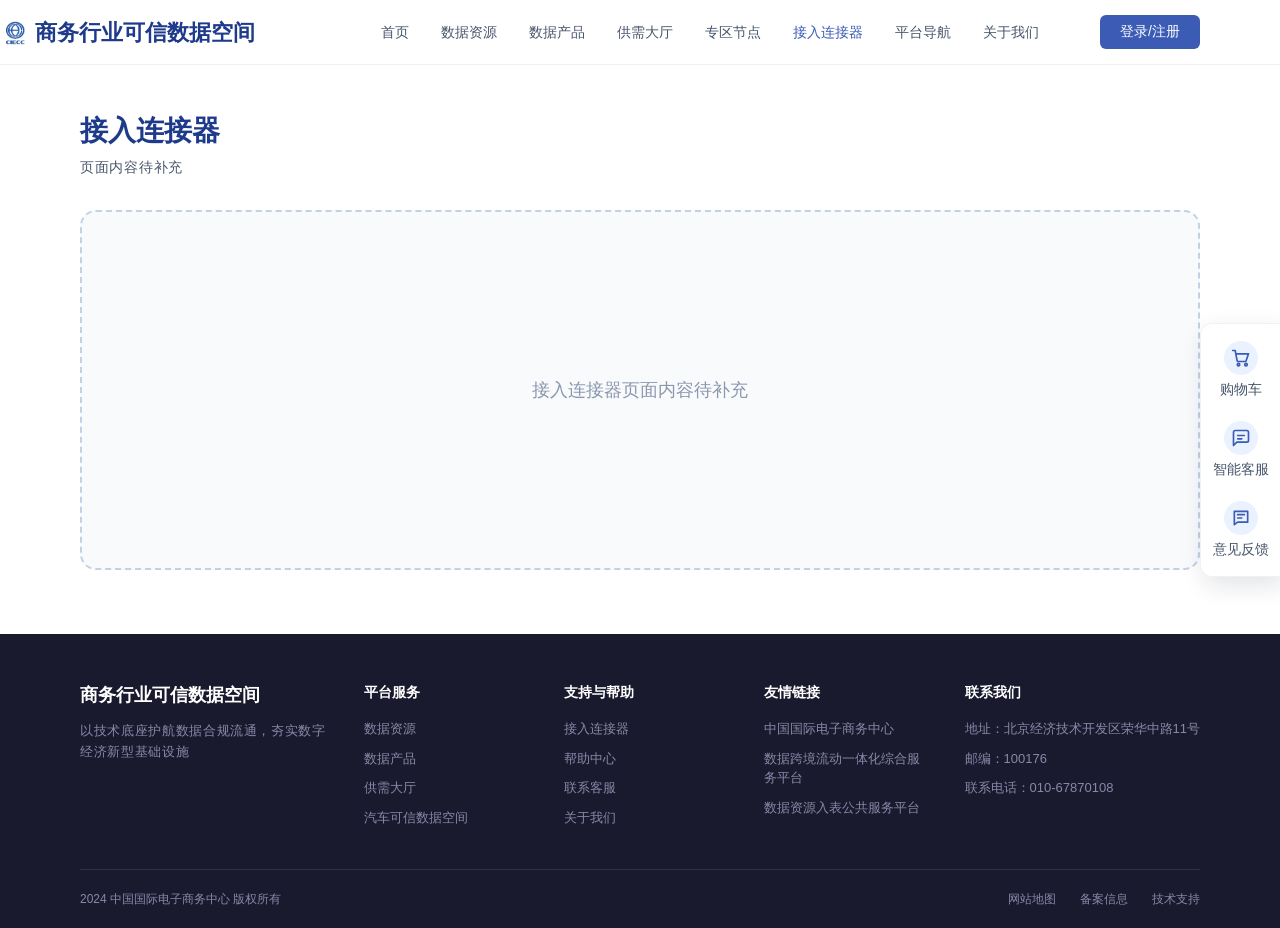
<file: connector.html>
<!DOCTYPE html>
<html lang="zh-CN">
<head>
  <meta charset="UTF-8">
  <meta name="viewport" content="width=device-width, initial-scale=1.0">
  <title>接入连接器 - 商务行业可信数据空间</title>
  <link rel="stylesheet" href="./assets/css/common.css">
</head>
<body>
  <!-- 导航栏 -->
  <nav class="navbar">
    <div class="container navbar-inner">
      <div class="nav-left">
        <img src="./assets/images/2_5-20260821_150924995.png" alt="Logo" class="logo-img">
        <span class="logo-text">商务行业可信数据空间</span>
      </div>
      <div class="nav-center" id="navCenter">
        <div class="nav-menu">
          <a href="index.html" class="nav-link">首页</a>
          <a href="data-resource.html" class="nav-link">数据资源</a>
          <a href="data-product.html" class="nav-link">数据产品</a>
          <a href="supply-demand.html" class="nav-link">供需大厅</a>
          <div class="nav-item-has-dropdown">
            <a href="zone-nodes.html" class="nav-link">专区节点</a>
            <div class="nav-dropdown">
              <a href="car-data-space.html" class="nav-dropdown-item">汽车可信数据空间</a>
            </div>
          </div>
          <a href="connector.html" class="nav-link active">接入连接器</a>
          <div class="nav-item-has-dropdown">
            <a href="platform-nav.html" class="nav-link">平台导航</a>
            <div class="nav-dropdown">
              <a href="index.html" class="nav-dropdown-item current">商务行业可信数据空间</a>
              <a href="kuajing.html" class="nav-dropdown-item">数据跨境流动一体化综合服务平台</a>
              <a href="rukiao.html" class="nav-dropdown-item">数据资源入表公共服务平台</a>
            </div>
          </div>
          <a href="about.html" class="nav-link">关于我们</a>
        </div>
      </div>
      <div class="nav-right">
        <button class="btn-primary">登录/注册</button>
      </div>
    </div>
  </nav>

  <!-- 侧边栏 -->
  <aside class="side-bar">
    <button class="side-item" data-action="cart">
      <span class="side-icon">
        <svg viewBox="0 0 24 24" fill="none" stroke="currentColor" stroke-width="2" stroke-linecap="round" stroke-linejoin="round">
          <circle cx="9" cy="20" r="1.5"/>
          <circle cx="18" cy="20" r="1.5"/>
          <path d="M2 3h3l2.4 12.4a1 1 0 001 .8h8.7a1 1 0 001-.8L21 7H6"/>
        </svg>
      </span>
      <span class="side-label">购物车</span>
    </button>
    <button class="side-item" data-action="service">
      <span class="side-icon">
        <svg viewBox="0 0 24 24" fill="none" stroke="currentColor" stroke-width="2" stroke-linecap="round" stroke-linejoin="round">
          <path d="M21 15a2 2 0 01-2 2H7l-4 4V5a2 2 0 012-2h14a2 2 0 012 2z"/>
          <path d="M8 9h8M8 13h5"/>
        </svg>
      </span>
      <span class="side-label">智能客服</span>
    </button>
    <button class="side-item" data-action="feedback">
      <span class="side-icon">
        <svg viewBox="0 0 24 24" fill="none" stroke="currentColor" stroke-width="2" stroke-linecap="round" stroke-linejoin="round">
          <path d="M4 4h16v13H8l-4 3V4z"/>
          <path d="M8 8h8M8 12h5"/>
        </svg>
      </span>
      <span class="side-label">意见反馈</span>
    </button>
  </aside>

  <!-- 侧边栏提示弹窗（占位） -->
  <div class="side-toast" id="sideToast"></div>

  <!-- 主体内容（待补充） -->
  <main class="page-main">
    <div class="container">
      <h1 class="page-title">接入连接器</h1>
      <p class="page-desc">页面内容待补充</p>
      <div class="page-placeholder">接入连接器页面内容待补充</div>
    </div>
  </main>

  <!-- 页脚 -->
  <footer class="footer">
    <div class="container">
      <div class="footer-top">
        <div class="footer-col">
          <div class="footer-brand-title">商务行业可信数据空间</div>
          <p class="footer-brand-desc">以技术底座护航数据合规流通，夯实数字经济新型基础设施</p>
        </div>
        <div class="footer-col">
          <div class="footer-col-title">平台服务</div>
          <a href="data-resource.html" class="footer-link">数据资源</a>
          <a href="data-product.html" class="footer-link">数据产品</a>
          <a href="supply-demand.html" class="footer-link">供需大厅</a>
          <a href="car-data-space.html" class="footer-link">汽车可信数据空间</a>
        </div>
        <div class="footer-col">
          <div class="footer-col-title">支持与帮助</div>
          <a href="connector.html" class="footer-link">接入连接器</a>
          <a href="#" class="footer-link">帮助中心</a>
          <a href="#" class="footer-link">联系客服</a>
          <a href="about.html" class="footer-link">关于我们</a>
        </div>
        <div class="footer-col">
          <div class="footer-col-title">友情链接</div>
          <a href="#" class="footer-link">中国国际电子商务中心</a>
          <a href="kuajing.html" class="footer-link">数据跨境流动一体化综合服务平台</a>
          <a href="rukiao.html" class="footer-link">数据资源入表公共服务平台</a>
        </div>
        <div class="footer-col footer-contact-col">
          <div class="footer-col-title">联系我们</div>
          <a href="#" class="footer-link">地址：北京经济技术开发区荣华中路11号</a>
          <a href="#" class="footer-link">邮编：100176</a>
          <a href="tel:010-67870108" class="footer-link">联系电话：010-67870108</a>
        </div>
      </div>
      <div class="footer-divider"></div>
      <div class="footer-bottom">
        <span>2024 中国国际电子商务中心 版权所有</span>
        <div class="footer-bottom-links">
          <a href="#">网站地图</a>
          <a href="#">备案信息</a>
          <a href="#">技术支持</a>
        </div>
      </div>
    </div>
  </footer>

  <script src="./assets/js/common.js"></script>
</body>
</html>
</file>
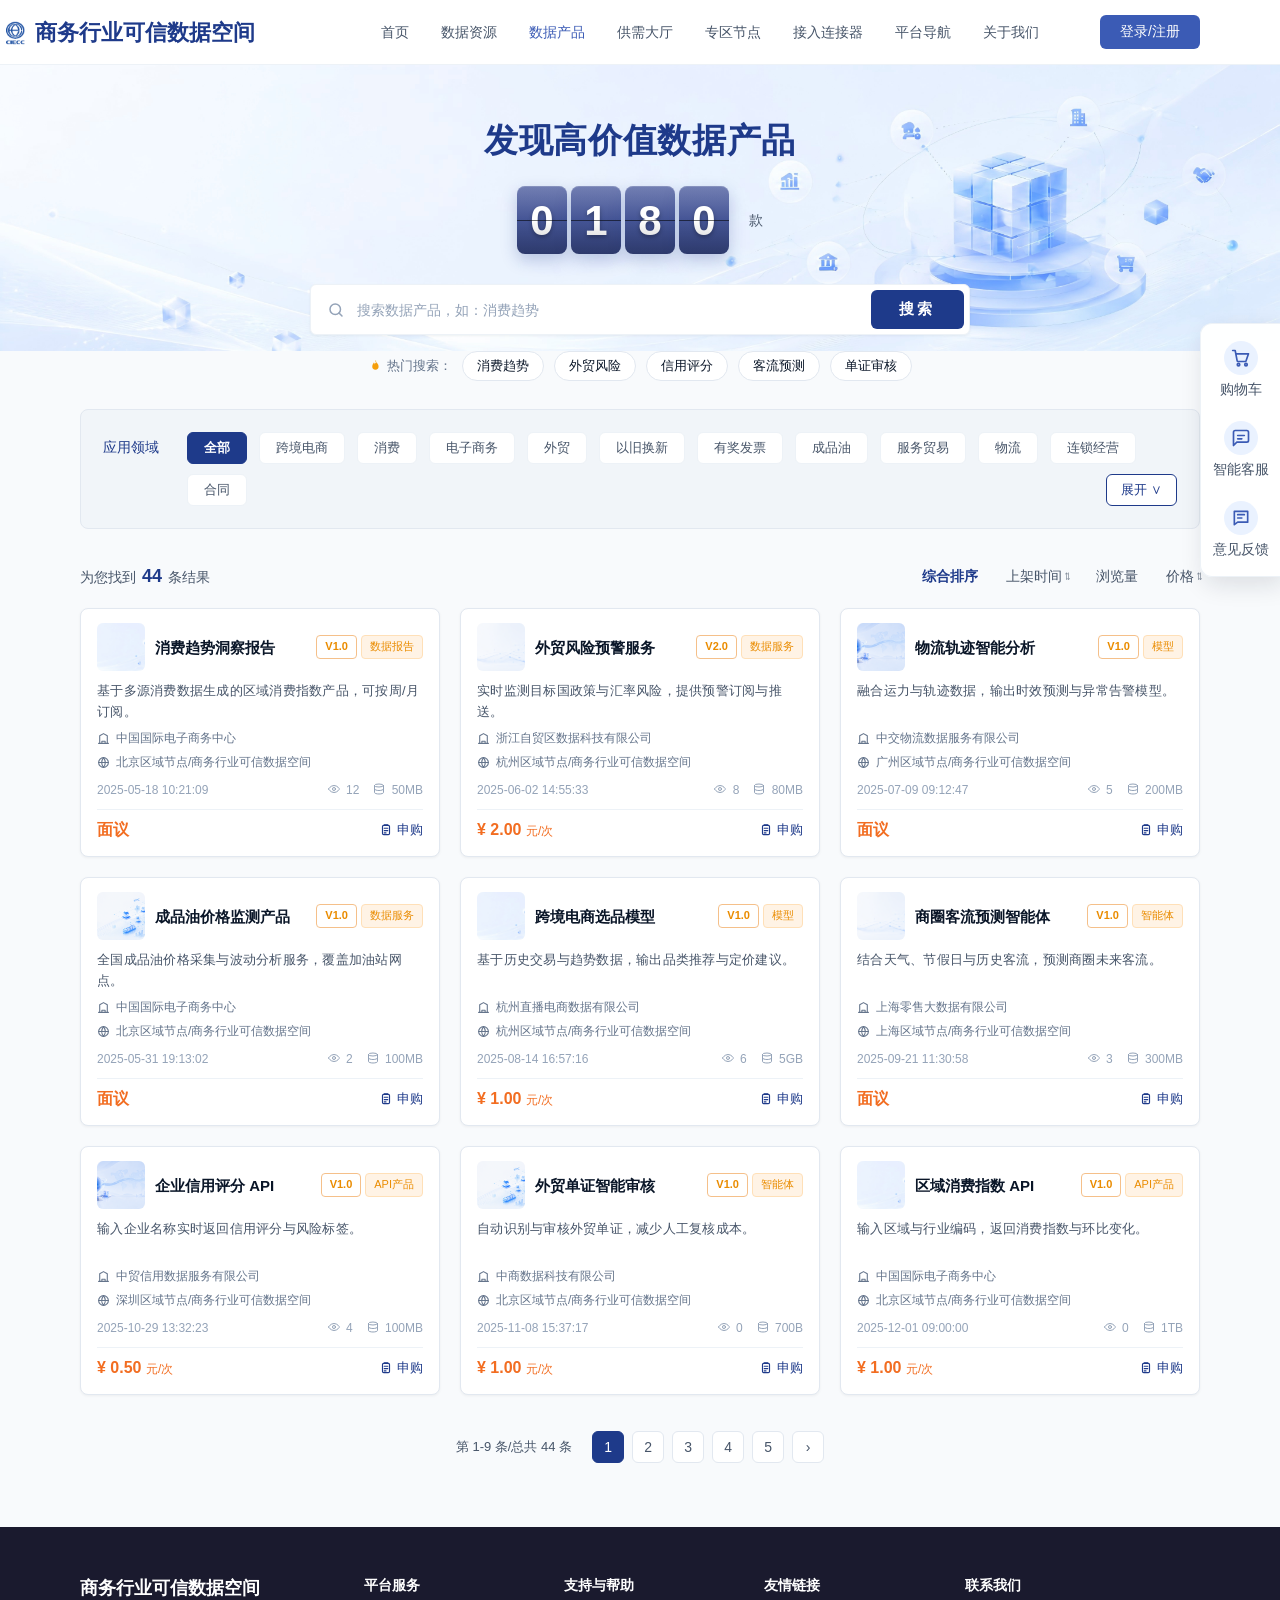
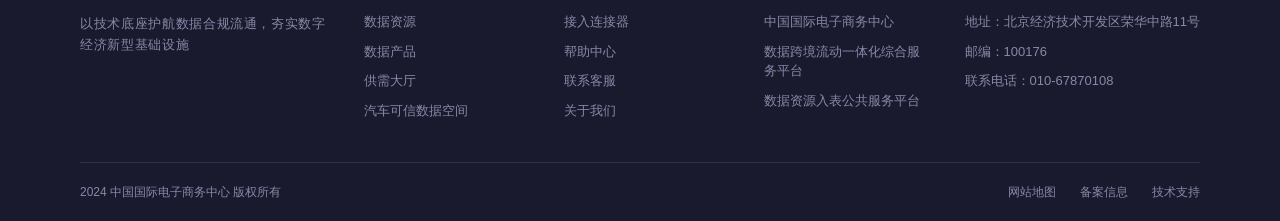
<file: data-product.html>
<!DOCTYPE html>
<html lang="zh-CN">
<head>
  <meta charset="UTF-8">
  <meta name="viewport" content="width=device-width, initial-scale=1.0">
  <title>数据产品 - 商务行业可信数据空间</title>
  <link rel="stylesheet" href="./assets/css/common.css">
</head>
<body>
  <!-- 导航栏 -->
  <nav class="navbar">
    <div class="container navbar-inner">
      <div class="nav-left">
        <img src="./assets/images/2_5-20260821_150924995.png" alt="Logo" class="logo-img">
        <span class="logo-text">商务行业可信数据空间</span>
      </div>
      <div class="nav-center" id="navCenter">
        <div class="nav-menu">
          <a href="index.html" class="nav-link">首页</a>
          <a href="data-resource.html" class="nav-link">数据资源</a>
          <a href="data-product.html" class="nav-link active">数据产品</a>
          <a href="supply-demand.html" class="nav-link">供需大厅</a>
          <div class="nav-item-has-dropdown">
            <a href="zone-nodes.html" class="nav-link">专区节点</a>
            <div class="nav-dropdown">
              <a href="car-data-space.html" class="nav-dropdown-item">汽车可信数据空间</a>
            </div>
          </div>
          <a href="connector.html" class="nav-link">接入连接器</a>
          <div class="nav-item-has-dropdown">
            <a href="platform-nav.html" class="nav-link">平台导航</a>
            <div class="nav-dropdown">
              <a href="index.html" class="nav-dropdown-item current">商务行业可信数据空间</a>
              <a href="kuajing.html" class="nav-dropdown-item">数据跨境流动一体化综合服务平台</a>
              <a href="rukiao.html" class="nav-dropdown-item">数据资源入表公共服务平台</a>
            </div>
          </div>
          <a href="about.html" class="nav-link">关于我们</a>
        </div>
      </div>
      <div class="nav-right">
        <button class="btn-primary">登录/注册</button>
      </div>
    </div>
  </nav>

  <!-- 侧边栏 -->
  <aside class="side-bar">
    <button class="side-item" data-action="cart">
      <span class="side-icon">
        <svg viewBox="0 0 24 24" fill="none" stroke="currentColor" stroke-width="2" stroke-linecap="round" stroke-linejoin="round">
          <circle cx="9" cy="20" r="1.5"/>
          <circle cx="18" cy="20" r="1.5"/>
          <path d="M2 3h3l2.4 12.4a1 1 0 001 .8h8.7a1 1 0 001-.8L21 7H6"/>
        </svg>
      </span>
      <span class="side-label">购物车</span>
    </button>
    <button class="side-item" data-action="service">
      <span class="side-icon">
        <svg viewBox="0 0 24 24" fill="none" stroke="currentColor" stroke-width="2" stroke-linecap="round" stroke-linejoin="round">
          <path d="M21 15a2 2 0 01-2 2H7l-4 4V5a2 2 0 012-2h14a2 2 0 012 2z"/>
          <path d="M8 9h8M8 13h5"/>
        </svg>
      </span>
      <span class="side-label">智能客服</span>
    </button>
    <button class="side-item" data-action="feedback">
      <span class="side-icon">
        <svg viewBox="0 0 24 24" fill="none" stroke="currentColor" stroke-width="2" stroke-linecap="round" stroke-linejoin="round">
          <path d="M4 4h16v13H8l-4 3V4z"/>
          <path d="M8 8h8M8 12h5"/>
        </svg>
      </span>
      <span class="side-label">意见反馈</span>
    </button>
  </aside>

  <!-- 侧边栏提示弹窗（占位） -->
  <div class="side-toast" id="sideToast"></div>

  <!-- 数据产品列表 -->
  <main class="catalog-page">
    <div class="container">
      <h1 class="cat-title">发现高价值数据产品</h1>
      <div class="odometer-wrap">
        <div class="odometer">
          <span class="odometer-cell"><span class="digit">0</span></span>
          <span class="odometer-cell"><span class="digit">1</span></span>
          <span class="odometer-cell"><span class="digit">8</span></span>
          <span class="odometer-cell"><span class="digit">0</span></span>
        </div>
        <span class="odometer-suffix">款</span>
      </div>

      <!-- 搜索 -->
      <div class="cat-search">
        <span class="cat-search-icon">
          <svg viewBox="0 0 24 24" fill="none" stroke="currentColor" stroke-width="2" stroke-linecap="round" stroke-linejoin="round"><circle cx="11" cy="11" r="7"/><path d="M16 16l4 4"/></svg>
        </span>
        <input type="text" placeholder="搜索数据产品，如：消费趋势">
        <button class="cat-search-btn" data-toast="搜索功能（占位）">搜索</button>
      </div>

      <!-- 热门搜索 -->
      <div class="cat-hot">
        <span class="cat-hot-label">
          <svg viewBox="0 0 24 24" fill="currentColor"><path d="M12 2c1.2 3-1 5.2-3 7.2 2-1 3.2-2.2 3.2-4.2 2.1 2 4.2 4 4.2 8a5.4 5.4 0 01-10.8 0C5.6 9.4 7.6 7.4 8.6 5.4 8.8 7.4 9.8 8.4 11 8.4c1.2-3-1-6.4 1-6.4z"/></svg>
          热门搜索：
        </span>
        <button class="cat-hot-tag">消费趋势</button>
        <button class="cat-hot-tag">外贸风险</button>
        <button class="cat-hot-tag">信用评分</button>
        <button class="cat-hot-tag">客流预测</button>
        <button class="cat-hot-tag">单证审核</button>
      </div>

      <!-- 筛选器 -->
      <div class="cat-filters collapsed">
        <div class="cat-filter-row">
          <span class="cat-filter-label">应用领域</span>
          <div class="cat-filter-tags">
            <button class="cat-tag active">全部</button>
            <button class="cat-tag">跨境电商</button>
            <button class="cat-tag">消费</button>
            <button class="cat-tag">电子商务</button>
            <button class="cat-tag">外贸</button>
            <button class="cat-tag">以旧换新</button>
            <button class="cat-tag">有奖发票</button>
            <button class="cat-tag">成品油</button>
            <button class="cat-tag">服务贸易</button>
            <button class="cat-tag">物流</button>
            <button class="cat-tag">连锁经营</button>
            <button class="cat-tag">合同</button>
            <button class="cat-tag-toggle" id="filtersToggle">展开 <span class="caret">∨</span></button>
          </div>
        </div>
        <div class="cat-filter-row">
          <span class="cat-filter-label">产品类型</span>
          <div class="cat-filter-tags">
            <button class="cat-tag active">全部</button>
            <button class="cat-tag">数据集</button>
            <button class="cat-tag">API产品</button>
            <button class="cat-tag">模型</button>
            <button class="cat-tag">智能体</button>
            <button class="cat-tag">数据应用</button>
            <button class="cat-tag">数据报告</button>
            <button class="cat-tag">数据服务</button>
            <button class="cat-tag">其他</button>
          </div>
        </div>
        <div class="cat-filter-row">
          <span class="cat-filter-label">数据分类</span>
          <div class="cat-filter-tags">
            <button class="cat-tag active">全部</button>
            <button class="cat-tag">行业数据</button>
            <button class="cat-tag">商业数据</button>
            <button class="cat-tag">公共数据</button>
          </div>
        </div>
        <div class="cat-filter-row">
          <span class="cat-filter-label">数据范围</span>
          <div class="cat-filter-tags">
            <button class="cat-tag active">全部</button>
            <button class="cat-tag">国际</button>
            <button class="cat-tag">全国</button>
            <button class="cat-tag">省级 <span class="caret">∨</span></button>
            <button class="cat-tag">市级 <span class="caret">∨</span></button>
          </div>
        </div>
        <div class="cat-filter-row">
          <span class="cat-filter-label">来源平台</span>
          <div class="cat-filter-tags">
            <button class="cat-tag active">全部</button>
            <button class="cat-tag">本地</button>
            <button class="cat-tag">本区域其他业务节点 <span class="caret">∨</span></button>
            <button class="cat-tag">区域 <span class="caret">∨</span></button>
          </div>
        </div>
      </div>

      <!-- 结果工具栏 -->
      <div class="cat-toolbar">
        <div class="cat-result-count">为您找到 <b>44</b> 条结果</div>
        <div class="cat-sort">
          <button class="cat-sort-btn active">综合排序</button>
          <button class="cat-sort-btn">上架时间 <span class="cat-sort-arrows">⇅</span></button>
          <button class="cat-sort-btn">浏览量</button>
          <button class="cat-sort-btn">价格 <span class="cat-sort-arrows">⇅</span></button>
        </div>
      </div>

      <!-- 卡片网格 -->
      <div class="cat-grid">
        <article class="cat-card">
          <div class="cat-card-head">
            <img class="cat-card-logo" src="./assets/images/child-bg.png" alt="">
            <h3 class="cat-card-title">消费趋势洞察报告</h3>
            <div class="cat-card-badges"><span class="badge badge-ver">V1.0</span><span class="badge badge-type">数据报告</span></div>
          </div>
          <p class="cat-card-desc">基于多源消费数据生成的区域消费指数产品，可按周/月订阅。</p>
          <div class="cat-meta">
            <svg viewBox="0 0 24 24" fill="none" stroke="currentColor" stroke-width="2" stroke-linecap="round" stroke-linejoin="round"><path d="M3 21h18M5 21V7l7-4 7 4v14M9 21v-4h6v4"/></svg>
            <span class="cat-meta-text">中国国际电子商务中心</span>
          </div>
          <div class="cat-meta">
            <svg viewBox="0 0 24 24" fill="none" stroke="currentColor" stroke-width="2" stroke-linecap="round" stroke-linejoin="round"><circle cx="12" cy="12" r="9"/><path d="M3 12h18M12 3a15 15 0 010 18M12 3a15 15 0 000 18"/></svg>
            <span class="cat-meta-text">北京区域节点/商务行业可信数据空间</span>
          </div>
          <div class="cat-card-info">
            <span class="cat-info-date">2025-05-18 10:21:09</span>
            <span class="spacer"></span>
            <span><svg viewBox="0 0 24 24" fill="none" stroke="currentColor" stroke-width="2" stroke-linecap="round" stroke-linejoin="round"><path d="M1 12s4-7 11-7 11 7 11 7-4 7-11 7-11-7-11-7z"/><circle cx="12" cy="12" r="3"/></svg> 12</span>
            <span><svg viewBox="0 0 24 24" fill="none" stroke="currentColor" stroke-width="2" stroke-linecap="round" stroke-linejoin="round"><ellipse cx="12" cy="5" rx="9" ry="3"/><path d="M3 5v14c0 1.66 4 3 9 3s9-1.34 9-3V5M3 12c0 1.66 4 3 9 3s9-1.34 9-3"/></svg> 50MB</span>
          </div>
          <div class="cat-card-bottom">
            <span class="cat-price">面议</span>
            <a class="cat-buy" data-toast="申购功能（占位）"><svg viewBox="0 0 24 24" fill="none" stroke="currentColor" stroke-width="2" stroke-linecap="round" stroke-linejoin="round"><rect x="6" y="4" width="12" height="16" rx="2"/><path d="M9 4V3h6v1M9 9h6M9 13h6M9 17h3"/></svg> 申购</a>
          </div>
        </article>

        <article class="cat-card">
          <div class="cat-card-head">
            <img class="cat-card-logo" src="./assets/images/joinus-bg.png" alt="">
            <h3 class="cat-card-title">外贸风险预警服务</h3>
            <div class="cat-card-badges"><span class="badge badge-ver">V2.0</span><span class="badge badge-type">数据服务</span></div>
          </div>
          <p class="cat-card-desc">实时监测目标国政策与汇率风险，提供预警订阅与推送。</p>
          <div class="cat-meta">
            <svg viewBox="0 0 24 24" fill="none" stroke="currentColor" stroke-width="2" stroke-linecap="round" stroke-linejoin="round"><path d="M3 21h18M5 21V7l7-4 7 4v14M9 21v-4h6v4"/></svg>
            <span class="cat-meta-text">浙江自贸区数据科技有限公司</span>
          </div>
          <div class="cat-meta">
            <svg viewBox="0 0 24 24" fill="none" stroke="currentColor" stroke-width="2" stroke-linecap="round" stroke-linejoin="round"><circle cx="12" cy="12" r="9"/><path d="M3 12h18M12 3a15 15 0 010 18M12 3a15 15 0 000 18"/></svg>
            <span class="cat-meta-text">杭州区域节点/商务行业可信数据空间</span>
          </div>
          <div class="cat-card-info">
            <span class="cat-info-date">2025-06-02 14:55:33</span>
            <span class="spacer"></span>
            <span><svg viewBox="0 0 24 24" fill="none" stroke="currentColor" stroke-width="2" stroke-linecap="round" stroke-linejoin="round"><path d="M1 12s4-7 11-7 11 7 11 7-4 7-11 7-11-7-11-7z"/><circle cx="12" cy="12" r="3"/></svg> 8</span>
            <span><svg viewBox="0 0 24 24" fill="none" stroke="currentColor" stroke-width="2" stroke-linecap="round" stroke-linejoin="round"><ellipse cx="12" cy="5" rx="9" ry="3"/><path d="M3 5v14c0 1.66 4 3 9 3s9-1.34 9-3V5M3 12c0 1.66 4 3 9 3s9-1.34 9-3"/></svg> 80MB</span>
          </div>
          <div class="cat-card-bottom">
            <span class="cat-price">¥ 2.00 <small>元/次</small></span>
            <a class="cat-buy" data-toast="申购功能（占位）"><svg viewBox="0 0 24 24" fill="none" stroke="currentColor" stroke-width="2" stroke-linecap="round" stroke-linejoin="round"><rect x="6" y="4" width="12" height="16" rx="2"/><path d="M9 4V3h6v1M9 9h6M9 13h6M9 17h3"/></svg> 申购</a>
          </div>
        </article>

        <article class="cat-card">
          <div class="cat-card-head">
            <img class="cat-card-logo" src="./assets/images/firefly-expand.png" alt="">
            <h3 class="cat-card-title">物流轨迹智能分析</h3>
            <div class="cat-card-badges"><span class="badge badge-ver">V1.0</span><span class="badge badge-type">模型</span></div>
          </div>
          <p class="cat-card-desc">融合运力与轨迹数据，输出时效预测与异常告警模型。</p>
          <div class="cat-meta">
            <svg viewBox="0 0 24 24" fill="none" stroke="currentColor" stroke-width="2" stroke-linecap="round" stroke-linejoin="round"><path d="M3 21h18M5 21V7l7-4 7 4v14M9 21v-4h6v4"/></svg>
            <span class="cat-meta-text">中交物流数据服务有限公司</span>
          </div>
          <div class="cat-meta">
            <svg viewBox="0 0 24 24" fill="none" stroke="currentColor" stroke-width="2" stroke-linecap="round" stroke-linejoin="round"><circle cx="12" cy="12" r="9"/><path d="M3 12h18M12 3a15 15 0 010 18M12 3a15 15 0 000 18"/></svg>
            <span class="cat-meta-text">广州区域节点/商务行业可信数据空间</span>
          </div>
          <div class="cat-card-info">
            <span class="cat-info-date">2025-07-09 09:12:47</span>
            <span class="spacer"></span>
            <span><svg viewBox="0 0 24 24" fill="none" stroke="currentColor" stroke-width="2" stroke-linecap="round" stroke-linejoin="round"><path d="M1 12s4-7 11-7 11 7 11 7-4 7-11 7-11-7-11-7z"/><circle cx="12" cy="12" r="3"/></svg> 5</span>
            <span><svg viewBox="0 0 24 24" fill="none" stroke="currentColor" stroke-width="2" stroke-linecap="round" stroke-linejoin="round"><ellipse cx="12" cy="5" rx="9" ry="3"/><path d="M3 5v14c0 1.66 4 3 9 3s9-1.34 9-3V5M3 12c0 1.66 4 3 9 3s9-1.34 9-3"/></svg> 200MB</span>
          </div>
          <div class="cat-card-bottom">
            <span class="cat-price">面议</span>
            <a class="cat-buy" data-toast="申购功能（占位）"><svg viewBox="0 0 24 24" fill="none" stroke="currentColor" stroke-width="2" stroke-linecap="round" stroke-linejoin="round"><rect x="6" y="4" width="12" height="16" rx="2"/><path d="M9 4V3h6v1M9 9h6M9 13h6M9 17h3"/></svg> 申购</a>
          </div>
        </article>

        <article class="cat-card">
          <div class="cat-card-head">
            <img class="cat-card-logo" src="./assets/images/chatgpt-20260821.png" alt="">
            <h3 class="cat-card-title">成品油价格监测产品</h3>
            <div class="cat-card-badges"><span class="badge badge-ver">V1.0</span><span class="badge badge-type">数据服务</span></div>
          </div>
          <p class="cat-card-desc">全国成品油价格采集与波动分析服务，覆盖加油站网点。</p>
          <div class="cat-meta">
            <svg viewBox="0 0 24 24" fill="none" stroke="currentColor" stroke-width="2" stroke-linecap="round" stroke-linejoin="round"><path d="M3 21h18M5 21V7l7-4 7 4v14M9 21v-4h6v4"/></svg>
            <span class="cat-meta-text">中国国际电子商务中心</span>
          </div>
          <div class="cat-meta">
            <svg viewBox="0 0 24 24" fill="none" stroke="currentColor" stroke-width="2" stroke-linecap="round" stroke-linejoin="round"><circle cx="12" cy="12" r="9"/><path d="M3 12h18M12 3a15 15 0 010 18M12 3a15 15 0 000 18"/></svg>
            <span class="cat-meta-text">北京区域节点/商务行业可信数据空间</span>
          </div>
          <div class="cat-card-info">
            <span class="cat-info-date">2025-05-31 19:13:02</span>
            <span class="spacer"></span>
            <span><svg viewBox="0 0 24 24" fill="none" stroke="currentColor" stroke-width="2" stroke-linecap="round" stroke-linejoin="round"><path d="M1 12s4-7 11-7 11 7 11 7-4 7-11 7-11-7-11-7z"/><circle cx="12" cy="12" r="3"/></svg> 2</span>
            <span><svg viewBox="0 0 24 24" fill="none" stroke="currentColor" stroke-width="2" stroke-linecap="round" stroke-linejoin="round"><ellipse cx="12" cy="5" rx="9" ry="3"/><path d="M3 5v14c0 1.66 4 3 9 3s9-1.34 9-3V5M3 12c0 1.66 4 3 9 3s9-1.34 9-3"/></svg> 100MB</span>
          </div>
          <div class="cat-card-bottom">
            <span class="cat-price">面议</span>
            <a class="cat-buy" data-toast="申购功能（占位）"><svg viewBox="0 0 24 24" fill="none" stroke="currentColor" stroke-width="2" stroke-linecap="round" stroke-linejoin="round"><rect x="6" y="4" width="12" height="16" rx="2"/><path d="M9 4V3h6v1M9 9h6M9 13h6M9 17h3"/></svg> 申购</a>
          </div>
        </article>

        <article class="cat-card">
          <div class="cat-card-head">
            <img class="cat-card-logo" src="./assets/images/child-bg.png" alt="">
            <h3 class="cat-card-title">跨境电商选品模型</h3>
            <div class="cat-card-badges"><span class="badge badge-ver">V1.0</span><span class="badge badge-type">模型</span></div>
          </div>
          <p class="cat-card-desc">基于历史交易与趋势数据，输出品类推荐与定价建议。</p>
          <div class="cat-meta">
            <svg viewBox="0 0 24 24" fill="none" stroke="currentColor" stroke-width="2" stroke-linecap="round" stroke-linejoin="round"><path d="M3 21h18M5 21V7l7-4 7 4v14M9 21v-4h6v4"/></svg>
            <span class="cat-meta-text">杭州直播电商数据有限公司</span>
          </div>
          <div class="cat-meta">
            <svg viewBox="0 0 24 24" fill="none" stroke="currentColor" stroke-width="2" stroke-linecap="round" stroke-linejoin="round"><circle cx="12" cy="12" r="9"/><path d="M3 12h18M12 3a15 15 0 010 18M12 3a15 15 0 000 18"/></svg>
            <span class="cat-meta-text">杭州区域节点/商务行业可信数据空间</span>
          </div>
          <div class="cat-card-info">
            <span class="cat-info-date">2025-08-14 16:57:16</span>
            <span class="spacer"></span>
            <span><svg viewBox="0 0 24 24" fill="none" stroke="currentColor" stroke-width="2" stroke-linecap="round" stroke-linejoin="round"><path d="M1 12s4-7 11-7 11 7 11 7-4 7-11 7-11-7-11-7z"/><circle cx="12" cy="12" r="3"/></svg> 6</span>
            <span><svg viewBox="0 0 24 24" fill="none" stroke="currentColor" stroke-width="2" stroke-linecap="round" stroke-linejoin="round"><ellipse cx="12" cy="5" rx="9" ry="3"/><path d="M3 5v14c0 1.66 4 3 9 3s9-1.34 9-3V5M3 12c0 1.66 4 3 9 3s9-1.34 9-3"/></svg> 5GB</span>
          </div>
          <div class="cat-card-bottom">
            <span class="cat-price">¥ 1.00 <small>元/次</small></span>
            <a class="cat-buy" data-toast="申购功能（占位）"><svg viewBox="0 0 24 24" fill="none" stroke="currentColor" stroke-width="2" stroke-linecap="round" stroke-linejoin="round"><rect x="6" y="4" width="12" height="16" rx="2"/><path d="M9 4V3h6v1M9 9h6M9 13h6M9 17h3"/></svg> 申购</a>
          </div>
        </article>

        <article class="cat-card">
          <div class="cat-card-head">
            <img class="cat-card-logo" src="./assets/images/joinus-bg.png" alt="">
            <h3 class="cat-card-title">商圈客流预测智能体</h3>
            <div class="cat-card-badges"><span class="badge badge-ver">V1.0</span><span class="badge badge-type">智能体</span></div>
          </div>
          <p class="cat-card-desc">结合天气、节假日与历史客流，预测商圈未来客流。</p>
          <div class="cat-meta">
            <svg viewBox="0 0 24 24" fill="none" stroke="currentColor" stroke-width="2" stroke-linecap="round" stroke-linejoin="round"><path d="M3 21h18M5 21V7l7-4 7 4v14M9 21v-4h6v4"/></svg>
            <span class="cat-meta-text">上海零售大数据有限公司</span>
          </div>
          <div class="cat-meta">
            <svg viewBox="0 0 24 24" fill="none" stroke="currentColor" stroke-width="2" stroke-linecap="round" stroke-linejoin="round"><circle cx="12" cy="12" r="9"/><path d="M3 12h18M12 3a15 15 0 010 18M12 3a15 15 0 000 18"/></svg>
            <span class="cat-meta-text">上海区域节点/商务行业可信数据空间</span>
          </div>
          <div class="cat-card-info">
            <span class="cat-info-date">2025-09-21 11:30:58</span>
            <span class="spacer"></span>
            <span><svg viewBox="0 0 24 24" fill="none" stroke="currentColor" stroke-width="2" stroke-linecap="round" stroke-linejoin="round"><path d="M1 12s4-7 11-7 11 7 11 7-4 7-11 7-11-7-11-7z"/><circle cx="12" cy="12" r="3"/></svg> 3</span>
            <span><svg viewBox="0 0 24 24" fill="none" stroke="currentColor" stroke-width="2" stroke-linecap="round" stroke-linejoin="round"><ellipse cx="12" cy="5" rx="9" ry="3"/><path d="M3 5v14c0 1.66 4 3 9 3s9-1.34 9-3V5M3 12c0 1.66 4 3 9 3s9-1.34 9-3"/></svg> 300MB</span>
          </div>
          <div class="cat-card-bottom">
            <span class="cat-price">面议</span>
            <a class="cat-buy" data-toast="申购功能（占位）"><svg viewBox="0 0 24 24" fill="none" stroke="currentColor" stroke-width="2" stroke-linecap="round" stroke-linejoin="round"><rect x="6" y="4" width="12" height="16" rx="2"/><path d="M9 4V3h6v1M9 9h6M9 13h6M9 17h3"/></svg> 申购</a>
          </div>
        </article>

        <article class="cat-card">
          <div class="cat-card-head">
            <img class="cat-card-logo" src="./assets/images/firefly-expand.png" alt="">
            <h3 class="cat-card-title">企业信用评分 API</h3>
            <div class="cat-card-badges"><span class="badge badge-ver">V1.0</span><span class="badge badge-type">API产品</span></div>
          </div>
          <p class="cat-card-desc">输入企业名称实时返回信用评分与风险标签。</p>
          <div class="cat-meta">
            <svg viewBox="0 0 24 24" fill="none" stroke="currentColor" stroke-width="2" stroke-linecap="round" stroke-linejoin="round"><path d="M3 21h18M5 21V7l7-4 7 4v14M9 21v-4h6v4"/></svg>
            <span class="cat-meta-text">中贸信用数据服务有限公司</span>
          </div>
          <div class="cat-meta">
            <svg viewBox="0 0 24 24" fill="none" stroke="currentColor" stroke-width="2" stroke-linecap="round" stroke-linejoin="round"><circle cx="12" cy="12" r="9"/><path d="M3 12h18M12 3a15 15 0 010 18M12 3a15 15 0 000 18"/></svg>
            <span class="cat-meta-text">深圳区域节点/商务行业可信数据空间</span>
          </div>
          <div class="cat-card-info">
            <span class="cat-info-date">2025-10-29 13:32:23</span>
            <span class="spacer"></span>
            <span><svg viewBox="0 0 24 24" fill="none" stroke="currentColor" stroke-width="2" stroke-linecap="round" stroke-linejoin="round"><path d="M1 12s4-7 11-7 11 7 11 7-4 7-11 7-11-7-11-7z"/><circle cx="12" cy="12" r="3"/></svg> 4</span>
            <span><svg viewBox="0 0 24 24" fill="none" stroke="currentColor" stroke-width="2" stroke-linecap="round" stroke-linejoin="round"><ellipse cx="12" cy="5" rx="9" ry="3"/><path d="M3 5v14c0 1.66 4 3 9 3s9-1.34 9-3V5M3 12c0 1.66 4 3 9 3s9-1.34 9-3"/></svg> 100MB</span>
          </div>
          <div class="cat-card-bottom">
            <span class="cat-price">¥ 0.50 <small>元/次</small></span>
            <a class="cat-buy" data-toast="申购功能（占位）"><svg viewBox="0 0 24 24" fill="none" stroke="currentColor" stroke-width="2" stroke-linecap="round" stroke-linejoin="round"><rect x="6" y="4" width="12" height="16" rx="2"/><path d="M9 4V3h6v1M9 9h6M9 13h6M9 17h3"/></svg> 申购</a>
          </div>
        </article>

        <article class="cat-card">
          <div class="cat-card-head">
            <img class="cat-card-logo" src="./assets/images/chatgpt-20260821.png" alt="">
            <h3 class="cat-card-title">外贸单证智能审核</h3>
            <div class="cat-card-badges"><span class="badge badge-ver">V1.0</span><span class="badge badge-type">智能体</span></div>
          </div>
          <p class="cat-card-desc">自动识别与审核外贸单证，减少人工复核成本。</p>
          <div class="cat-meta">
            <svg viewBox="0 0 24 24" fill="none" stroke="currentColor" stroke-width="2" stroke-linecap="round" stroke-linejoin="round"><path d="M3 21h18M5 21V7l7-4 7 4v14M9 21v-4h6v4"/></svg>
            <span class="cat-meta-text">中商数据科技有限公司</span>
          </div>
          <div class="cat-meta">
            <svg viewBox="0 0 24 24" fill="none" stroke="currentColor" stroke-width="2" stroke-linecap="round" stroke-linejoin="round"><circle cx="12" cy="12" r="9"/><path d="M3 12h18M12 3a15 15 0 010 18M12 3a15 15 0 000 18"/></svg>
            <span class="cat-meta-text">北京区域节点/商务行业可信数据空间</span>
          </div>
          <div class="cat-card-info">
            <span class="cat-info-date">2025-11-08 15:37:17</span>
            <span class="spacer"></span>
            <span><svg viewBox="0 0 24 24" fill="none" stroke="currentColor" stroke-width="2" stroke-linecap="round" stroke-linejoin="round"><path d="M1 12s4-7 11-7 11 7 11 7-4 7-11 7-11-7-11-7z"/><circle cx="12" cy="12" r="3"/></svg> 0</span>
            <span><svg viewBox="0 0 24 24" fill="none" stroke="currentColor" stroke-width="2" stroke-linecap="round" stroke-linejoin="round"><ellipse cx="12" cy="5" rx="9" ry="3"/><path d="M3 5v14c0 1.66 4 3 9 3s9-1.34 9-3V5M3 12c0 1.66 4 3 9 3s9-1.34 9-3"/></svg> 700B</span>
          </div>
          <div class="cat-card-bottom">
            <span class="cat-price">¥ 1.00 <small>元/次</small></span>
            <a class="cat-buy" data-toast="申购功能（占位）"><svg viewBox="0 0 24 24" fill="none" stroke="currentColor" stroke-width="2" stroke-linecap="round" stroke-linejoin="round"><rect x="6" y="4" width="12" height="16" rx="2"/><path d="M9 4V3h6v1M9 9h6M9 13h6M9 17h3"/></svg> 申购</a>
          </div>
        </article>

        <article class="cat-card">
          <div class="cat-card-head">
            <img class="cat-card-logo" src="./assets/images/child-bg.png" alt="">
            <h3 class="cat-card-title">区域消费指数 API</h3>
            <div class="cat-card-badges"><span class="badge badge-ver">V1.0</span><span class="badge badge-type">API产品</span></div>
          </div>
          <p class="cat-card-desc">输入区域与行业编码，返回消费指数与环比变化。</p>
          <div class="cat-meta">
            <svg viewBox="0 0 24 24" fill="none" stroke="currentColor" stroke-width="2" stroke-linecap="round" stroke-linejoin="round"><path d="M3 21h18M5 21V7l7-4 7 4v14M9 21v-4h6v4"/></svg>
            <span class="cat-meta-text">中国国际电子商务中心</span>
          </div>
          <div class="cat-meta">
            <svg viewBox="0 0 24 24" fill="none" stroke="currentColor" stroke-width="2" stroke-linecap="round" stroke-linejoin="round"><circle cx="12" cy="12" r="9"/><path d="M3 12h18M12 3a15 15 0 010 18M12 3a15 15 0 000 18"/></svg>
            <span class="cat-meta-text">北京区域节点/商务行业可信数据空间</span>
          </div>
          <div class="cat-card-info">
            <span class="cat-info-date">2025-12-01 09:00:00</span>
            <span class="spacer"></span>
            <span><svg viewBox="0 0 24 24" fill="none" stroke="currentColor" stroke-width="2" stroke-linecap="round" stroke-linejoin="round"><path d="M1 12s4-7 11-7 11 7 11 7-4 7-11 7-11-7-11-7z"/><circle cx="12" cy="12" r="3"/></svg> 0</span>
            <span><svg viewBox="0 0 24 24" fill="none" stroke="currentColor" stroke-width="2" stroke-linecap="round" stroke-linejoin="round"><ellipse cx="12" cy="5" rx="9" ry="3"/><path d="M3 5v14c0 1.66 4 3 9 3s9-1.34 9-3V5M3 12c0 1.66 4 3 9 3s9-1.34 9-3"/></svg> 1TB</span>
          </div>
          <div class="cat-card-bottom">
            <span class="cat-price">¥ 1.00 <small>元/次</small></span>
            <a class="cat-buy" data-toast="申购功能（占位）"><svg viewBox="0 0 24 24" fill="none" stroke="currentColor" stroke-width="2" stroke-linecap="round" stroke-linejoin="round"><rect x="6" y="4" width="12" height="16" rx="2"/><path d="M9 4V3h6v1M9 9h6M9 13h6M9 17h3"/></svg> 申购</a>
          </div>
        </article>
      </div>

      <!-- 分页 -->
      <div class="cat-pagination">
        <span class="cat-page-info">第 1-9 条/总共 44 条</span>
        <div class="cat-pages">
          <button class="cat-page-btn active">1</button>
          <button class="cat-page-btn">2</button>
          <button class="cat-page-btn">3</button>
          <button class="cat-page-btn">4</button>
          <button class="cat-page-btn">5</button>
          <button class="cat-page-btn">›</button>
        </div>
      </div>
    </div>
  </main>

  <!-- 页脚 -->
  <footer class="footer">
    <div class="container">
      <div class="footer-top">
        <div class="footer-col">
          <div class="footer-brand-title">商务行业可信数据空间</div>
          <p class="footer-brand-desc">以技术底座护航数据合规流通，夯实数字经济新型基础设施</p>
        </div>
        <div class="footer-col">
          <div class="footer-col-title">平台服务</div>
          <a href="data-resource.html" class="footer-link">数据资源</a>
          <a href="data-product.html" class="footer-link">数据产品</a>
          <a href="supply-demand.html" class="footer-link">供需大厅</a>
          <a href="car-data-space.html" class="footer-link">汽车可信数据空间</a>
        </div>
        <div class="footer-col">
          <div class="footer-col-title">支持与帮助</div>
          <a href="connector.html" class="footer-link">接入连接器</a>
          <a href="#" class="footer-link">帮助中心</a>
          <a href="#" class="footer-link">联系客服</a>
          <a href="about.html" class="footer-link">关于我们</a>
        </div>
        <div class="footer-col">
          <div class="footer-col-title">友情链接</div>
          <a href="#" class="footer-link">中国国际电子商务中心</a>
          <a href="kuajing.html" class="footer-link">数据跨境流动一体化综合服务平台</a>
          <a href="rukiao.html" class="footer-link">数据资源入表公共服务平台</a>
        </div>
        <div class="footer-col footer-contact-col">
          <div class="footer-col-title">联系我们</div>
          <a href="#" class="footer-link">地址：北京经济技术开发区荣华中路11号</a>
          <a href="#" class="footer-link">邮编：100176</a>
          <a href="tel:010-67870108" class="footer-link">联系电话：010-67870108</a>
        </div>
      </div>
      <div class="footer-divider"></div>
      <div class="footer-bottom">
        <span>2024 中国国际电子商务中心 版权所有</span>
        <div class="footer-bottom-links">
          <a href="#">网站地图</a>
          <a href="#">备案信息</a>
          <a href="#">技术支持</a>
        </div>
      </div>
    </div>
  </footer>

  <script src="./assets/js/common.js"></script>
</body>
</html>
</file>
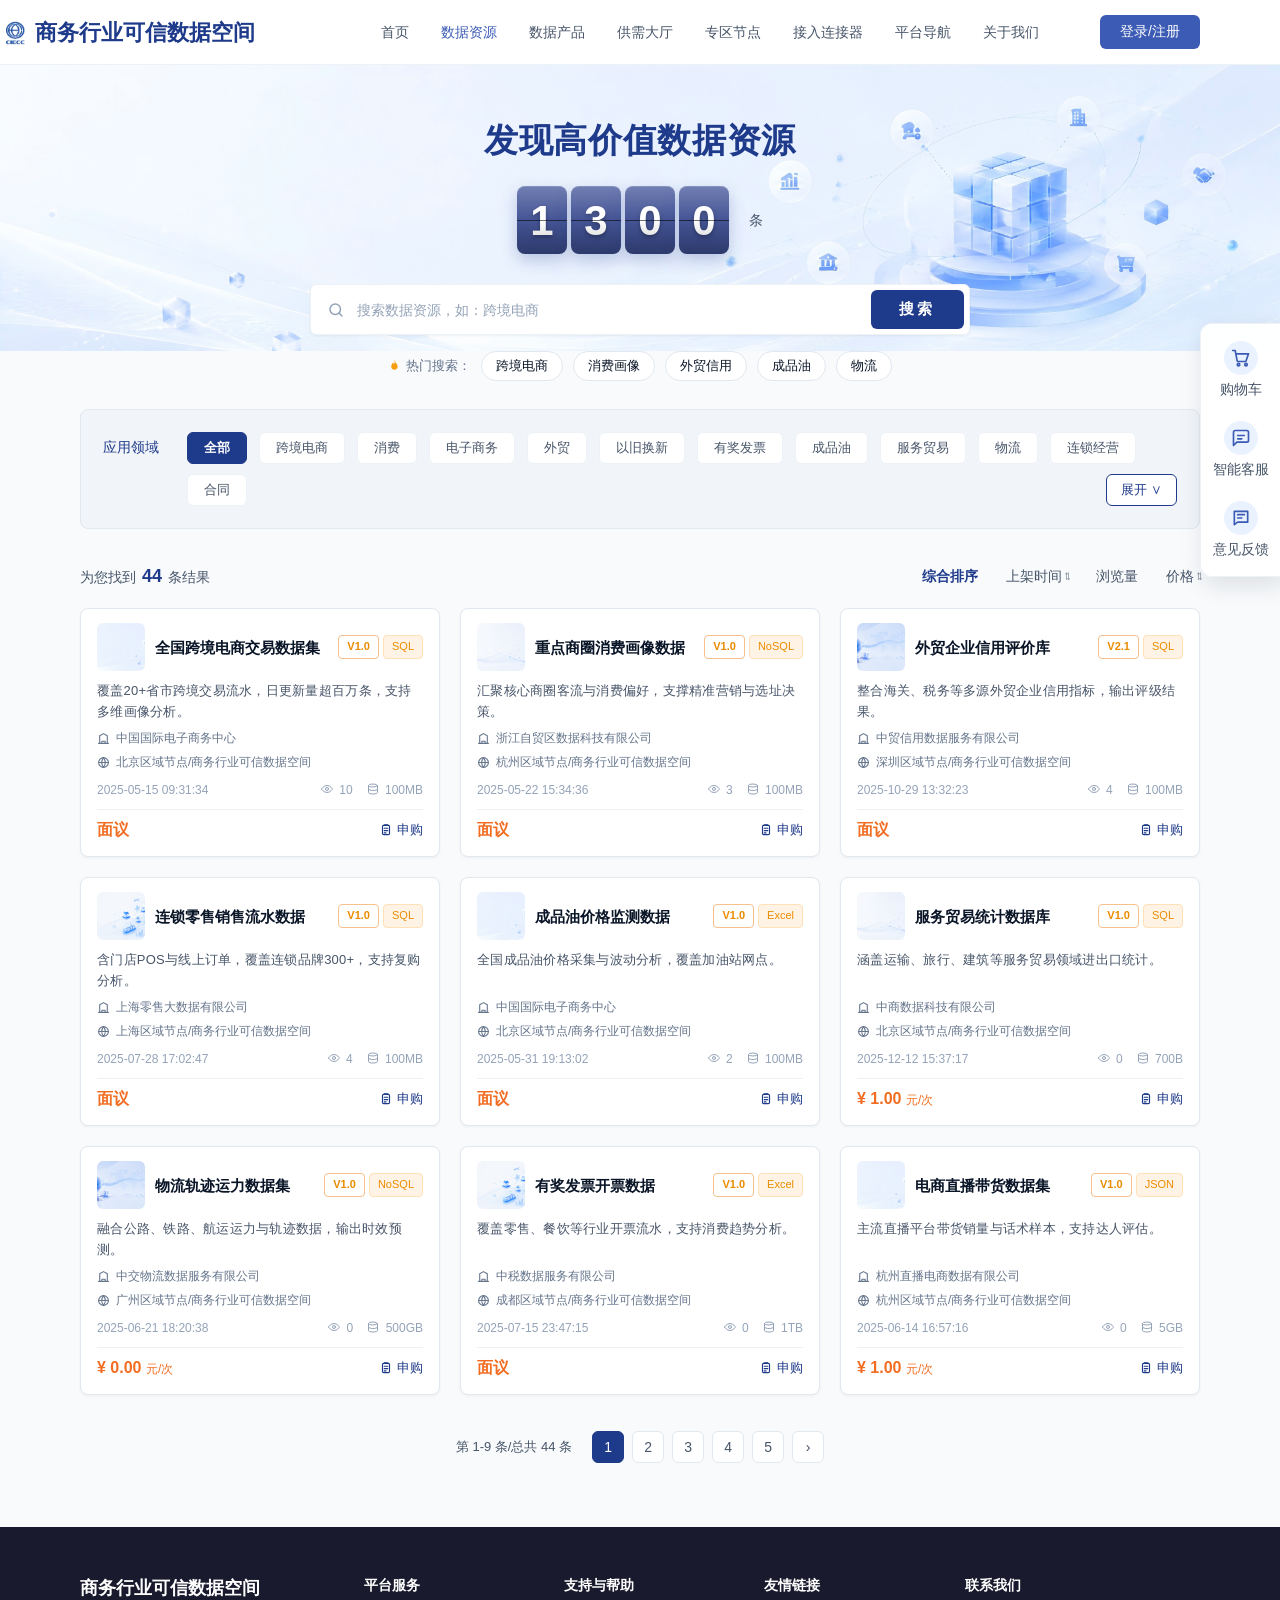
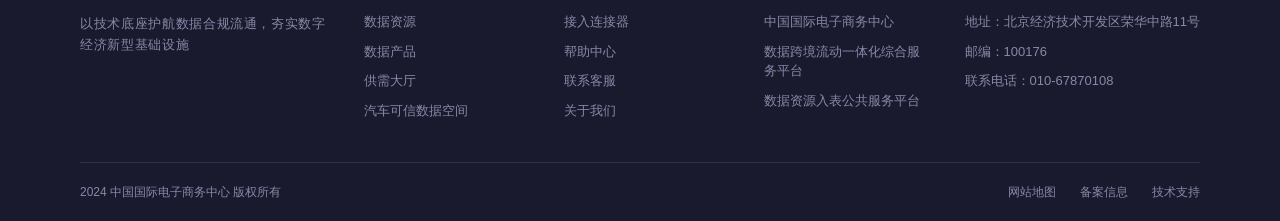
<file: data-resource.html>
<!DOCTYPE html>
<html lang="zh-CN">
<head>
  <meta charset="UTF-8">
  <meta name="viewport" content="width=device-width, initial-scale=1.0">
  <title>数据资源 - 商务行业可信数据空间</title>
  <link rel="stylesheet" href="./assets/css/common.css">
</head>
<body>
  <!-- 导航栏 -->
  <nav class="navbar">
    <div class="container navbar-inner">
      <div class="nav-left">
        <img src="./assets/images/2_5-20260821_150924995.png" alt="Logo" class="logo-img">
        <span class="logo-text">商务行业可信数据空间</span>
      </div>
      <div class="nav-center" id="navCenter">
        <div class="nav-menu">
          <a href="index.html" class="nav-link">首页</a>
          <a href="data-resource.html" class="nav-link active">数据资源</a>
          <a href="data-product.html" class="nav-link">数据产品</a>
          <a href="supply-demand.html" class="nav-link">供需大厅</a>
          <div class="nav-item-has-dropdown">
            <a href="zone-nodes.html" class="nav-link">专区节点</a>
            <div class="nav-dropdown">
              <a href="car-data-space.html" class="nav-dropdown-item">汽车可信数据空间</a>
            </div>
          </div>
          <a href="connector.html" class="nav-link">接入连接器</a>
          <div class="nav-item-has-dropdown">
            <a href="platform-nav.html" class="nav-link">平台导航</a>
            <div class="nav-dropdown">
              <a href="index.html" class="nav-dropdown-item current">商务行业可信数据空间</a>
              <a href="kuajing.html" class="nav-dropdown-item">数据跨境流动一体化综合服务平台</a>
              <a href="rukiao.html" class="nav-dropdown-item">数据资源入表公共服务平台</a>
            </div>
          </div>
          <a href="about.html" class="nav-link">关于我们</a>
        </div>
      </div>
      <div class="nav-right">
        <button class="btn-primary">登录/注册</button>
      </div>
    </div>
  </nav>

  <!-- 侧边栏 -->
  <aside class="side-bar">
    <button class="side-item" data-action="cart">
      <span class="side-icon">
        <svg viewBox="0 0 24 24" fill="none" stroke="currentColor" stroke-width="2" stroke-linecap="round" stroke-linejoin="round">
          <circle cx="9" cy="20" r="1.5"/>
          <circle cx="18" cy="20" r="1.5"/>
          <path d="M2 3h3l2.4 12.4a1 1 0 001 .8h8.7a1 1 0 001-.8L21 7H6"/>
        </svg>
      </span>
      <span class="side-label">购物车</span>
    </button>
    <button class="side-item" data-action="service">
      <span class="side-icon">
        <svg viewBox="0 0 24 24" fill="none" stroke="currentColor" stroke-width="2" stroke-linecap="round" stroke-linejoin="round">
          <path d="M21 15a2 2 0 01-2 2H7l-4 4V5a2 2 0 012-2h14a2 2 0 012 2z"/>
          <path d="M8 9h8M8 13h5"/>
        </svg>
      </span>
      <span class="side-label">智能客服</span>
    </button>
    <button class="side-item" data-action="feedback">
      <span class="side-icon">
        <svg viewBox="0 0 24 24" fill="none" stroke="currentColor" stroke-width="2" stroke-linecap="round" stroke-linejoin="round">
          <path d="M4 4h16v13H8l-4 3V4z"/>
          <path d="M8 8h8M8 12h5"/>
        </svg>
      </span>
      <span class="side-label">意见反馈</span>
    </button>
  </aside>

  <!-- 侧边栏提示弹窗（占位） -->
  <div class="side-toast" id="sideToast"></div>

  <!-- 数据资源列表 -->
  <main class="catalog-page">
    <div class="container">
      <h1 class="cat-title">发现高价值数据资源</h1>
      <div class="odometer-wrap">
        <div class="odometer">
          <span class="odometer-cell"><span class="digit">1</span></span>
          <span class="odometer-cell"><span class="digit">3</span></span>
          <span class="odometer-cell"><span class="digit">0</span></span>
          <span class="odometer-cell"><span class="digit">0</span></span>
        </div>
        <span class="odometer-suffix">条</span>
      </div>

      <!-- 搜索 -->
      <div class="cat-search">
        <span class="cat-search-icon">
          <svg viewBox="0 0 24 24" fill="none" stroke="currentColor" stroke-width="2" stroke-linecap="round" stroke-linejoin="round"><circle cx="11" cy="11" r="7"/><path d="M16 16l4 4"/></svg>
        </span>
        <input type="text" placeholder="搜索数据资源，如：跨境电商">
        <button class="cat-search-btn" data-toast="搜索功能（占位）">搜索</button>
      </div>

      <!-- 热门搜索 -->
      <div class="cat-hot">
        <span class="cat-hot-label">
          <svg viewBox="0 0 24 24" fill="currentColor"><path d="M12 2c1.2 3-1 5.2-3 7.2 2-1 3.2-2.2 3.2-4.2 2.1 2 4.2 4 4.2 8a5.4 5.4 0 01-10.8 0C5.6 9.4 7.6 7.4 8.6 5.4 8.8 7.4 9.8 8.4 11 8.4c1.2-3-1-6.4 1-6.4z"/></svg>
          热门搜索：
        </span>
        <button class="cat-hot-tag">跨境电商</button>
        <button class="cat-hot-tag">消费画像</button>
        <button class="cat-hot-tag">外贸信用</button>
        <button class="cat-hot-tag">成品油</button>
        <button class="cat-hot-tag">物流</button>
      </div>

      <!-- 筛选器 -->
      <div class="cat-filters collapsed">
        <div class="cat-filter-row">
          <span class="cat-filter-label">应用领域</span>
          <div class="cat-filter-tags">
            <button class="cat-tag active">全部</button>
            <button class="cat-tag">跨境电商</button>
            <button class="cat-tag">消费</button>
            <button class="cat-tag">电子商务</button>
            <button class="cat-tag">外贸</button>
            <button class="cat-tag">以旧换新</button>
            <button class="cat-tag">有奖发票</button>
            <button class="cat-tag">成品油</button>
            <button class="cat-tag">服务贸易</button>
            <button class="cat-tag">物流</button>
            <button class="cat-tag">连锁经营</button>
            <button class="cat-tag">合同</button>
            <button class="cat-tag-toggle" id="filtersToggle">展开 <span class="caret">∨</span></button>
          </div>
        </div>
        <div class="cat-filter-row">
          <span class="cat-filter-label">资源类型</span>
          <div class="cat-filter-tags">
            <button class="cat-tag active">全部</button>
            <button class="cat-tag">Excel</button>
            <button class="cat-tag">SQL</button>
            <button class="cat-tag">NoSQL</button>
            <button class="cat-tag">CSV</button>
            <button class="cat-tag">JSON</button>
            <button class="cat-tag">XML</button>
            <button class="cat-tag">API</button>
            <button class="cat-tag">文本</button>
            <button class="cat-tag">图像</button>
            <button class="cat-tag">音频</button>
            <button class="cat-tag">视频</button>
            <button class="cat-tag">其他</button>
          </div>
        </div>
        <div class="cat-filter-row">
          <span class="cat-filter-label">数据分类</span>
          <div class="cat-filter-tags">
            <button class="cat-tag active">全部</button>
            <button class="cat-tag">行业数据</button>
            <button class="cat-tag">商业数据</button>
            <button class="cat-tag">公共数据</button>
          </div>
        </div>
        <div class="cat-filter-row">
          <span class="cat-filter-label">数据范围</span>
          <div class="cat-filter-tags">
            <button class="cat-tag active">全部</button>
            <button class="cat-tag">国际</button>
            <button class="cat-tag">全国</button>
            <button class="cat-tag">省级 <span class="caret">∨</span></button>
            <button class="cat-tag">市级 <span class="caret">∨</span></button>
          </div>
        </div>
        <div class="cat-filter-row">
          <span class="cat-filter-label">来源平台</span>
          <div class="cat-filter-tags">
            <button class="cat-tag active">全部</button>
            <button class="cat-tag">本地</button>
            <button class="cat-tag">本区域其他业务节点 <span class="caret">∨</span></button>
            <button class="cat-tag">区域 <span class="caret">∨</span></button>
          </div>
        </div>
      </div>

      <!-- 结果工具栏 -->
      <div class="cat-toolbar">
        <div class="cat-result-count">为您找到 <b>44</b> 条结果</div>
        <div class="cat-sort">
          <button class="cat-sort-btn active">综合排序</button>
          <button class="cat-sort-btn">上架时间 <span class="cat-sort-arrows">⇅</span></button>
          <button class="cat-sort-btn">浏览量</button>
          <button class="cat-sort-btn">价格 <span class="cat-sort-arrows">⇅</span></button>
        </div>
      </div>

      <!-- 卡片网格 -->
      <div class="cat-grid">
        <article class="cat-card">
          <div class="cat-card-head">
            <img class="cat-card-logo" src="./assets/images/child-bg.png" alt="">
            <h3 class="cat-card-title">全国跨境电商交易数据集</h3>
            <div class="cat-card-badges"><span class="badge badge-ver">V1.0</span><span class="badge badge-type">SQL</span></div>
          </div>
                      <p class="cat-card-desc">覆盖20+省市跨境交易流水，日更新量超百万条，支持多维画像分析。</p>
          <div class="cat-meta">
            <svg viewBox="0 0 24 24" fill="none" stroke="currentColor" stroke-width="2" stroke-linecap="round" stroke-linejoin="round"><path d="M3 21h18M5 21V7l7-4 7 4v14M9 21v-4h6v4"/></svg>
            <span class="cat-meta-text">中国国际电子商务中心</span>
          </div>
          <div class="cat-meta">
            <svg viewBox="0 0 24 24" fill="none" stroke="currentColor" stroke-width="2" stroke-linecap="round" stroke-linejoin="round"><circle cx="12" cy="12" r="9"/><path d="M3 12h18M12 3a15 15 0 010 18M12 3a15 15 0 000 18"/></svg>
            <span class="cat-meta-text">北京区域节点/商务行业可信数据空间</span>
          </div>
          <div class="cat-card-info">
            <span class="cat-info-date">2025-05-15 09:31:34</span>
            <span class="spacer"></span>
            <span><svg viewBox="0 0 24 24" fill="none" stroke="currentColor" stroke-width="2" stroke-linecap="round" stroke-linejoin="round"><path d="M1 12s4-7 11-7 11 7 11 7-4 7-11 7-11-7-11-7z"/><circle cx="12" cy="12" r="3"/></svg> 10</span>
            <span><svg viewBox="0 0 24 24" fill="none" stroke="currentColor" stroke-width="2" stroke-linecap="round" stroke-linejoin="round"><ellipse cx="12" cy="5" rx="9" ry="3"/><path d="M3 5v14c0 1.66 4 3 9 3s9-1.34 9-3V5M3 12c0 1.66 4 3 9 3s9-1.34 9-3"/></svg> 100MB</span>
          </div>
          <div class="cat-card-bottom">
            <span class="cat-price">面议</span>
            <a class="cat-buy" data-toast="申购功能（占位）"><svg viewBox="0 0 24 24" fill="none" stroke="currentColor" stroke-width="2" stroke-linecap="round" stroke-linejoin="round"><rect x="6" y="4" width="12" height="16" rx="2"/><path d="M9 4V3h6v1M9 9h6M9 13h6M9 17h3"/></svg> 申购</a>
          </div>
        </article>

        <article class="cat-card">
          <div class="cat-card-head">
            <img class="cat-card-logo" src="./assets/images/joinus-bg.png" alt="">
            <h3 class="cat-card-title">重点商圈消费画像数据</h3>
            <div class="cat-card-badges"><span class="badge badge-ver">V1.0</span><span class="badge badge-type">NoSQL</span></div>
          </div>
                      <p class="cat-card-desc">汇聚核心商圈客流与消费偏好，支撑精准营销与选址决策。</p>
          <div class="cat-meta">
            <svg viewBox="0 0 24 24" fill="none" stroke="currentColor" stroke-width="2" stroke-linecap="round" stroke-linejoin="round"><path d="M3 21h18M5 21V7l7-4 7 4v14M9 21v-4h6v4"/></svg>
            <span class="cat-meta-text">浙江自贸区数据科技有限公司</span>
          </div>
          <div class="cat-meta">
            <svg viewBox="0 0 24 24" fill="none" stroke="currentColor" stroke-width="2" stroke-linecap="round" stroke-linejoin="round"><circle cx="12" cy="12" r="9"/><path d="M3 12h18M12 3a15 15 0 010 18M12 3a15 15 0 000 18"/></svg>
            <span class="cat-meta-text">杭州区域节点/商务行业可信数据空间</span>
          </div>
          <div class="cat-card-info">
            <span class="cat-info-date">2025-05-22 15:34:36</span>
            <span class="spacer"></span>
            <span><svg viewBox="0 0 24 24" fill="none" stroke="currentColor" stroke-width="2" stroke-linecap="round" stroke-linejoin="round"><path d="M1 12s4-7 11-7 11 7 11 7-4 7-11 7-11-7-11-7z"/><circle cx="12" cy="12" r="3"/></svg> 3</span>
            <span><svg viewBox="0 0 24 24" fill="none" stroke="currentColor" stroke-width="2" stroke-linecap="round" stroke-linejoin="round"><ellipse cx="12" cy="5" rx="9" ry="3"/><path d="M3 5v14c0 1.66 4 3 9 3s9-1.34 9-3V5M3 12c0 1.66 4 3 9 3s9-1.34 9-3"/></svg> 100MB</span>
          </div>
          <div class="cat-card-bottom">
            <span class="cat-price">面议</span>
            <a class="cat-buy" data-toast="申购功能（占位）"><svg viewBox="0 0 24 24" fill="none" stroke="currentColor" stroke-width="2" stroke-linecap="round" stroke-linejoin="round"><rect x="6" y="4" width="12" height="16" rx="2"/><path d="M9 4V3h6v1M9 9h6M9 13h6M9 17h3"/></svg> 申购</a>
          </div>
        </article>

        <article class="cat-card">
          <div class="cat-card-head">
            <img class="cat-card-logo" src="./assets/images/firefly-expand.png" alt="">
            <h3 class="cat-card-title">外贸企业信用评价库</h3>
            <div class="cat-card-badges"><span class="badge badge-ver">V2.1</span><span class="badge badge-type">SQL</span></div>
          </div>
                      <p class="cat-card-desc">整合海关、税务等多源外贸企业信用指标，输出评级结果。</p>
          <div class="cat-meta">
            <svg viewBox="0 0 24 24" fill="none" stroke="currentColor" stroke-width="2" stroke-linecap="round" stroke-linejoin="round"><path d="M3 21h18M5 21V7l7-4 7 4v14M9 21v-4h6v4"/></svg>
            <span class="cat-meta-text">中贸信用数据服务有限公司</span>
          </div>
          <div class="cat-meta">
            <svg viewBox="0 0 24 24" fill="none" stroke="currentColor" stroke-width="2" stroke-linecap="round" stroke-linejoin="round"><circle cx="12" cy="12" r="9"/><path d="M3 12h18M12 3a15 15 0 010 18M12 3a15 15 0 000 18"/></svg>
            <span class="cat-meta-text">深圳区域节点/商务行业可信数据空间</span>
          </div>
          <div class="cat-card-info">
            <span class="cat-info-date">2025-10-29 13:32:23</span>
            <span class="spacer"></span>
            <span><svg viewBox="0 0 24 24" fill="none" stroke="currentColor" stroke-width="2" stroke-linecap="round" stroke-linejoin="round"><path d="M1 12s4-7 11-7 11 7 11 7-4 7-11 7-11-7-11-7z"/><circle cx="12" cy="12" r="3"/></svg> 4</span>
            <span><svg viewBox="0 0 24 24" fill="none" stroke="currentColor" stroke-width="2" stroke-linecap="round" stroke-linejoin="round"><ellipse cx="12" cy="5" rx="9" ry="3"/><path d="M3 5v14c0 1.66 4 3 9 3s9-1.34 9-3V5M3 12c0 1.66 4 3 9 3s9-1.34 9-3"/></svg> 100MB</span>
          </div>
          <div class="cat-card-bottom">
            <span class="cat-price">面议</span>
            <a class="cat-buy" data-toast="申购功能（占位）"><svg viewBox="0 0 24 24" fill="none" stroke="currentColor" stroke-width="2" stroke-linecap="round" stroke-linejoin="round"><rect x="6" y="4" width="12" height="16" rx="2"/><path d="M9 4V3h6v1M9 9h6M9 13h6M9 17h3"/></svg> 申购</a>
          </div>
        </article>

        <article class="cat-card">
          <div class="cat-card-head">
            <img class="cat-card-logo" src="./assets/images/chatgpt-20260821.png" alt="">
            <h3 class="cat-card-title">连锁零售销售流水数据</h3>
            <div class="cat-card-badges"><span class="badge badge-ver">V1.0</span><span class="badge badge-type">SQL</span></div>
          </div>
                      <p class="cat-card-desc">含门店POS与线上订单，覆盖连锁品牌300+，支持复购分析。</p>
          <div class="cat-meta">
            <svg viewBox="0 0 24 24" fill="none" stroke="currentColor" stroke-width="2" stroke-linecap="round" stroke-linejoin="round"><path d="M3 21h18M5 21V7l7-4 7 4v14M9 21v-4h6v4"/></svg>
            <span class="cat-meta-text">上海零售大数据有限公司</span>
          </div>
          <div class="cat-meta">
            <svg viewBox="0 0 24 24" fill="none" stroke="currentColor" stroke-width="2" stroke-linecap="round" stroke-linejoin="round"><circle cx="12" cy="12" r="9"/><path d="M3 12h18M12 3a15 15 0 010 18M12 3a15 15 0 000 18"/></svg>
            <span class="cat-meta-text">上海区域节点/商务行业可信数据空间</span>
          </div>
          <div class="cat-card-info">
            <span class="cat-info-date">2025-07-28 17:02:47</span>
            <span class="spacer"></span>
            <span><svg viewBox="0 0 24 24" fill="none" stroke="currentColor" stroke-width="2" stroke-linecap="round" stroke-linejoin="round"><path d="M1 12s4-7 11-7 11 7 11 7-4 7-11 7-11-7-11-7z"/><circle cx="12" cy="12" r="3"/></svg> 4</span>
            <span><svg viewBox="0 0 24 24" fill="none" stroke="currentColor" stroke-width="2" stroke-linecap="round" stroke-linejoin="round"><ellipse cx="12" cy="5" rx="9" ry="3"/><path d="M3 5v14c0 1.66 4 3 9 3s9-1.34 9-3V5M3 12c0 1.66 4 3 9 3s9-1.34 9-3"/></svg> 100MB</span>
          </div>
          <div class="cat-card-bottom">
            <span class="cat-price">面议</span>
            <a class="cat-buy" data-toast="申购功能（占位）"><svg viewBox="0 0 24 24" fill="none" stroke="currentColor" stroke-width="2" stroke-linecap="round" stroke-linejoin="round"><rect x="6" y="4" width="12" height="16" rx="2"/><path d="M9 4V3h6v1M9 9h6M9 13h6M9 17h3"/></svg> 申购</a>
          </div>
        </article>

        <article class="cat-card">
          <div class="cat-card-head">
            <img class="cat-card-logo" src="./assets/images/child-bg.png" alt="">
            <h3 class="cat-card-title">成品油价格监测数据</h3>
            <div class="cat-card-badges"><span class="badge badge-ver">V1.0</span><span class="badge badge-type">Excel</span></div>
          </div>
                      <p class="cat-card-desc">全国成品油价格采集与波动分析，覆盖加油站网点。</p>
          <div class="cat-meta">
            <svg viewBox="0 0 24 24" fill="none" stroke="currentColor" stroke-width="2" stroke-linecap="round" stroke-linejoin="round"><path d="M3 21h18M5 21V7l7-4 7 4v14M9 21v-4h6v4"/></svg>
            <span class="cat-meta-text">中国国际电子商务中心</span>
          </div>
          <div class="cat-meta">
            <svg viewBox="0 0 24 24" fill="none" stroke="currentColor" stroke-width="2" stroke-linecap="round" stroke-linejoin="round"><circle cx="12" cy="12" r="9"/><path d="M3 12h18M12 3a15 15 0 010 18M12 3a15 15 0 000 18"/></svg>
            <span class="cat-meta-text">北京区域节点/商务行业可信数据空间</span>
          </div>
          <div class="cat-card-info">
            <span class="cat-info-date">2025-05-31 19:13:02</span>
            <span class="spacer"></span>
            <span><svg viewBox="0 0 24 24" fill="none" stroke="currentColor" stroke-width="2" stroke-linecap="round" stroke-linejoin="round"><path d="M1 12s4-7 11-7 11 7 11 7-4 7-11 7-11-7-11-7z"/><circle cx="12" cy="12" r="3"/></svg> 2</span>
            <span><svg viewBox="0 0 24 24" fill="none" stroke="currentColor" stroke-width="2" stroke-linecap="round" stroke-linejoin="round"><ellipse cx="12" cy="5" rx="9" ry="3"/><path d="M3 5v14c0 1.66 4 3 9 3s9-1.34 9-3V5M3 12c0 1.66 4 3 9 3s9-1.34 9-3"/></svg> 100MB</span>
          </div>
          <div class="cat-card-bottom">
            <span class="cat-price">面议</span>
            <a class="cat-buy" data-toast="申购功能（占位）"><svg viewBox="0 0 24 24" fill="none" stroke="currentColor" stroke-width="2" stroke-linecap="round" stroke-linejoin="round"><rect x="6" y="4" width="12" height="16" rx="2"/><path d="M9 4V3h6v1M9 9h6M9 13h6M9 17h3"/></svg> 申购</a>
          </div>
        </article>

        <article class="cat-card">
          <div class="cat-card-head">
            <img class="cat-card-logo" src="./assets/images/joinus-bg.png" alt="">
            <h3 class="cat-card-title">服务贸易统计数据库</h3>
            <div class="cat-card-badges"><span class="badge badge-ver">V1.0</span><span class="badge badge-type">SQL</span></div>
          </div>
                      <p class="cat-card-desc">涵盖运输、旅行、建筑等服务贸易领域进出口统计。</p>
          <div class="cat-meta">
            <svg viewBox="0 0 24 24" fill="none" stroke="currentColor" stroke-width="2" stroke-linecap="round" stroke-linejoin="round"><path d="M3 21h18M5 21V7l7-4 7 4v14M9 21v-4h6v4"/></svg>
            <span class="cat-meta-text">中商数据科技有限公司</span>
          </div>
          <div class="cat-meta">
            <svg viewBox="0 0 24 24" fill="none" stroke="currentColor" stroke-width="2" stroke-linecap="round" stroke-linejoin="round"><circle cx="12" cy="12" r="9"/><path d="M3 12h18M12 3a15 15 0 010 18M12 3a15 15 0 000 18"/></svg>
            <span class="cat-meta-text">北京区域节点/商务行业可信数据空间</span>
          </div>
          <div class="cat-card-info">
            <span class="cat-info-date">2025-12-12 15:37:17</span>
            <span class="spacer"></span>
            <span><svg viewBox="0 0 24 24" fill="none" stroke="currentColor" stroke-width="2" stroke-linecap="round" stroke-linejoin="round"><path d="M1 12s4-7 11-7 11 7 11 7-4 7-11 7-11-7-11-7z"/><circle cx="12" cy="12" r="3"/></svg> 0</span>
            <span><svg viewBox="0 0 24 24" fill="none" stroke="currentColor" stroke-width="2" stroke-linecap="round" stroke-linejoin="round"><ellipse cx="12" cy="5" rx="9" ry="3"/><path d="M3 5v14c0 1.66 4 3 9 3s9-1.34 9-3V5M3 12c0 1.66 4 3 9 3s9-1.34 9-3"/></svg> 700B</span>
          </div>
          <div class="cat-card-bottom">
            <span class="cat-price">¥ 1.00 <small>元/次</small></span>
            <a class="cat-buy" data-toast="申购功能（占位）"><svg viewBox="0 0 24 24" fill="none" stroke="currentColor" stroke-width="2" stroke-linecap="round" stroke-linejoin="round"><rect x="6" y="4" width="12" height="16" rx="2"/><path d="M9 4V3h6v1M9 9h6M9 13h6M9 17h3"/></svg> 申购</a>
          </div>
        </article>

        <article class="cat-card">
          <div class="cat-card-head">
            <img class="cat-card-logo" src="./assets/images/firefly-expand.png" alt="">
            <h3 class="cat-card-title">物流轨迹运力数据集</h3>
            <div class="cat-card-badges"><span class="badge badge-ver">V1.0</span><span class="badge badge-type">NoSQL</span></div>
          </div>
                      <p class="cat-card-desc">融合公路、铁路、航运运力与轨迹数据，输出时效预测。</p>
          <div class="cat-meta">
            <svg viewBox="0 0 24 24" fill="none" stroke="currentColor" stroke-width="2" stroke-linecap="round" stroke-linejoin="round"><path d="M3 21h18M5 21V7l7-4 7 4v14M9 21v-4h6v4"/></svg>
            <span class="cat-meta-text">中交物流数据服务有限公司</span>
          </div>
          <div class="cat-meta">
            <svg viewBox="0 0 24 24" fill="none" stroke="currentColor" stroke-width="2" stroke-linecap="round" stroke-linejoin="round"><circle cx="12" cy="12" r="9"/><path d="M3 12h18M12 3a15 15 0 010 18M12 3a15 15 0 000 18"/></svg>
            <span class="cat-meta-text">广州区域节点/商务行业可信数据空间</span>
          </div>
          <div class="cat-card-info">
            <span class="cat-info-date">2025-06-21 18:20:38</span>
            <span class="spacer"></span>
            <span><svg viewBox="0 0 24 24" fill="none" stroke="currentColor" stroke-width="2" stroke-linecap="round" stroke-linejoin="round"><path d="M1 12s4-7 11-7 11 7 11 7-4 7-11 7-11-7-11-7z"/><circle cx="12" cy="12" r="3"/></svg> 0</span>
            <span><svg viewBox="0 0 24 24" fill="none" stroke="currentColor" stroke-width="2" stroke-linecap="round" stroke-linejoin="round"><ellipse cx="12" cy="5" rx="9" ry="3"/><path d="M3 5v14c0 1.66 4 3 9 3s9-1.34 9-3V5M3 12c0 1.66 4 3 9 3s9-1.34 9-3"/></svg> 500GB</span>
          </div>
          <div class="cat-card-bottom">
            <span class="cat-price">¥ 0.00 <small>元/次</small></span>
            <a class="cat-buy" data-toast="申购功能（占位）"><svg viewBox="0 0 24 24" fill="none" stroke="currentColor" stroke-width="2" stroke-linecap="round" stroke-linejoin="round"><rect x="6" y="4" width="12" height="16" rx="2"/><path d="M9 4V3h6v1M9 9h6M9 13h6M9 17h3"/></svg> 申购</a>
          </div>
        </article>

        <article class="cat-card">
          <div class="cat-card-head">
            <img class="cat-card-logo" src="./assets/images/chatgpt-20260821.png" alt="">
            <h3 class="cat-card-title">有奖发票开票数据</h3>
            <div class="cat-card-badges"><span class="badge badge-ver">V1.0</span><span class="badge badge-type">Excel</span></div>
          </div>
                      <p class="cat-card-desc">覆盖零售、餐饮等行业开票流水，支持消费趋势分析。</p>
          <div class="cat-meta">
            <svg viewBox="0 0 24 24" fill="none" stroke="currentColor" stroke-width="2" stroke-linecap="round" stroke-linejoin="round"><path d="M3 21h18M5 21V7l7-4 7 4v14M9 21v-4h6v4"/></svg>
            <span class="cat-meta-text">中税数据服务有限公司</span>
          </div>
          <div class="cat-meta">
            <svg viewBox="0 0 24 24" fill="none" stroke="currentColor" stroke-width="2" stroke-linecap="round" stroke-linejoin="round"><circle cx="12" cy="12" r="9"/><path d="M3 12h18M12 3a15 15 0 010 18M12 3a15 15 0 000 18"/></svg>
            <span class="cat-meta-text">成都区域节点/商务行业可信数据空间</span>
          </div>
          <div class="cat-card-info">
            <span class="cat-info-date">2025-07-15 23:47:15</span>
            <span class="spacer"></span>
            <span><svg viewBox="0 0 24 24" fill="none" stroke="currentColor" stroke-width="2" stroke-linecap="round" stroke-linejoin="round"><path d="M1 12s4-7 11-7 11 7 11 7-4 7-11 7-11-7-11-7z"/><circle cx="12" cy="12" r="3"/></svg> 0</span>
            <span><svg viewBox="0 0 24 24" fill="none" stroke="currentColor" stroke-width="2" stroke-linecap="round" stroke-linejoin="round"><ellipse cx="12" cy="5" rx="9" ry="3"/><path d="M3 5v14c0 1.66 4 3 9 3s9-1.34 9-3V5M3 12c0 1.66 4 3 9 3s9-1.34 9-3"/></svg> 1TB</span>
          </div>
          <div class="cat-card-bottom">
            <span class="cat-price">面议</span>
            <a class="cat-buy" data-toast="申购功能（占位）"><svg viewBox="0 0 24 24" fill="none" stroke="currentColor" stroke-width="2" stroke-linecap="round" stroke-linejoin="round"><rect x="6" y="4" width="12" height="16" rx="2"/><path d="M9 4V3h6v1M9 9h6M9 13h6M9 17h3"/></svg> 申购</a>
          </div>
        </article>

        <article class="cat-card">
          <div class="cat-card-head">
            <img class="cat-card-logo" src="./assets/images/child-bg.png" alt="">
            <h3 class="cat-card-title">电商直播带货数据集</h3>
            <div class="cat-card-badges"><span class="badge badge-ver">V1.0</span><span class="badge badge-type">JSON</span></div>
          </div>
                      <p class="cat-card-desc">主流直播平台带货销量与话术样本，支持达人评估。</p>
          <div class="cat-meta">
            <svg viewBox="0 0 24 24" fill="none" stroke="currentColor" stroke-width="2" stroke-linecap="round" stroke-linejoin="round"><path d="M3 21h18M5 21V7l7-4 7 4v14M9 21v-4h6v4"/></svg>
            <span class="cat-meta-text">杭州直播电商数据有限公司</span>
          </div>
          <div class="cat-meta">
            <svg viewBox="0 0 24 24" fill="none" stroke="currentColor" stroke-width="2" stroke-linecap="round" stroke-linejoin="round"><circle cx="12" cy="12" r="9"/><path d="M3 12h18M12 3a15 15 0 010 18M12 3a15 15 0 000 18"/></svg>
            <span class="cat-meta-text">杭州区域节点/商务行业可信数据空间</span>
          </div>
          <div class="cat-card-info">
            <span class="cat-info-date">2025-06-14 16:57:16</span>
            <span class="spacer"></span>
            <span><svg viewBox="0 0 24 24" fill="none" stroke="currentColor" stroke-width="2" stroke-linecap="round" stroke-linejoin="round"><path d="M1 12s4-7 11-7 11 7 11 7-4 7-11 7-11-7-11-7z"/><circle cx="12" cy="12" r="3"/></svg> 0</span>
            <span><svg viewBox="0 0 24 24" fill="none" stroke="currentColor" stroke-width="2" stroke-linecap="round" stroke-linejoin="round"><ellipse cx="12" cy="5" rx="9" ry="3"/><path d="M3 5v14c0 1.66 4 3 9 3s9-1.34 9-3V5M3 12c0 1.66 4 3 9 3s9-1.34 9-3"/></svg> 5GB</span>
          </div>
          <div class="cat-card-bottom">
            <span class="cat-price">¥ 1.00 <small>元/次</small></span>
            <a class="cat-buy" data-toast="申购功能（占位）"><svg viewBox="0 0 24 24" fill="none" stroke="currentColor" stroke-width="2" stroke-linecap="round" stroke-linejoin="round"><rect x="6" y="4" width="12" height="16" rx="2"/><path d="M9 4V3h6v1M9 9h6M9 13h6M9 17h3"/></svg> 申购</a>
          </div>
        </article>
      </div>

      <!-- 分页 -->
      <div class="cat-pagination">
        <span class="cat-page-info">第 1-9 条/总共 44 条</span>
        <div class="cat-pages">
          <button class="cat-page-btn active">1</button>
          <button class="cat-page-btn">2</button>
          <button class="cat-page-btn">3</button>
          <button class="cat-page-btn">4</button>
          <button class="cat-page-btn">5</button>
          <button class="cat-page-btn">›</button>
        </div>
      </div>
    </div>
  </main>

  <!-- 页脚 -->
  <footer class="footer">
    <div class="container">
      <div class="footer-top">
        <div class="footer-col">
          <div class="footer-brand-title">商务行业可信数据空间</div>
          <p class="footer-brand-desc">以技术底座护航数据合规流通，夯实数字经济新型基础设施</p>
        </div>
        <div class="footer-col">
          <div class="footer-col-title">平台服务</div>
          <a href="data-resource.html" class="footer-link">数据资源</a>
          <a href="data-product.html" class="footer-link">数据产品</a>
          <a href="supply-demand.html" class="footer-link">供需大厅</a>
          <a href="car-data-space.html" class="footer-link">汽车可信数据空间</a>
        </div>
        <div class="footer-col">
          <div class="footer-col-title">支持与帮助</div>
          <a href="connector.html" class="footer-link">接入连接器</a>
          <a href="#" class="footer-link">帮助中心</a>
          <a href="#" class="footer-link">联系客服</a>
          <a href="about.html" class="footer-link">关于我们</a>
        </div>
        <div class="footer-col">
          <div class="footer-col-title">友情链接</div>
          <a href="#" class="footer-link">中国国际电子商务中心</a>
          <a href="kuajing.html" class="footer-link">数据跨境流动一体化综合服务平台</a>
          <a href="rukiao.html" class="footer-link">数据资源入表公共服务平台</a>
        </div>
        <div class="footer-col footer-contact-col">
          <div class="footer-col-title">联系我们</div>
          <a href="#" class="footer-link">地址：北京经济技术开发区荣华中路11号</a>
          <a href="#" class="footer-link">邮编：100176</a>
          <a href="tel:010-67870108" class="footer-link">联系电话：010-67870108</a>
        </div>
      </div>
      <div class="footer-divider"></div>
      <div class="footer-bottom">
        <span>2024 中国国际电子商务中心 版权所有</span>
        <div class="footer-bottom-links">
          <a href="#">网站地图</a>
          <a href="#">备案信息</a>
          <a href="#">技术支持</a>
        </div>
      </div>
    </div>
  </footer>

  <script src="./assets/js/common.js"></script>
</body>
</html>
</file>
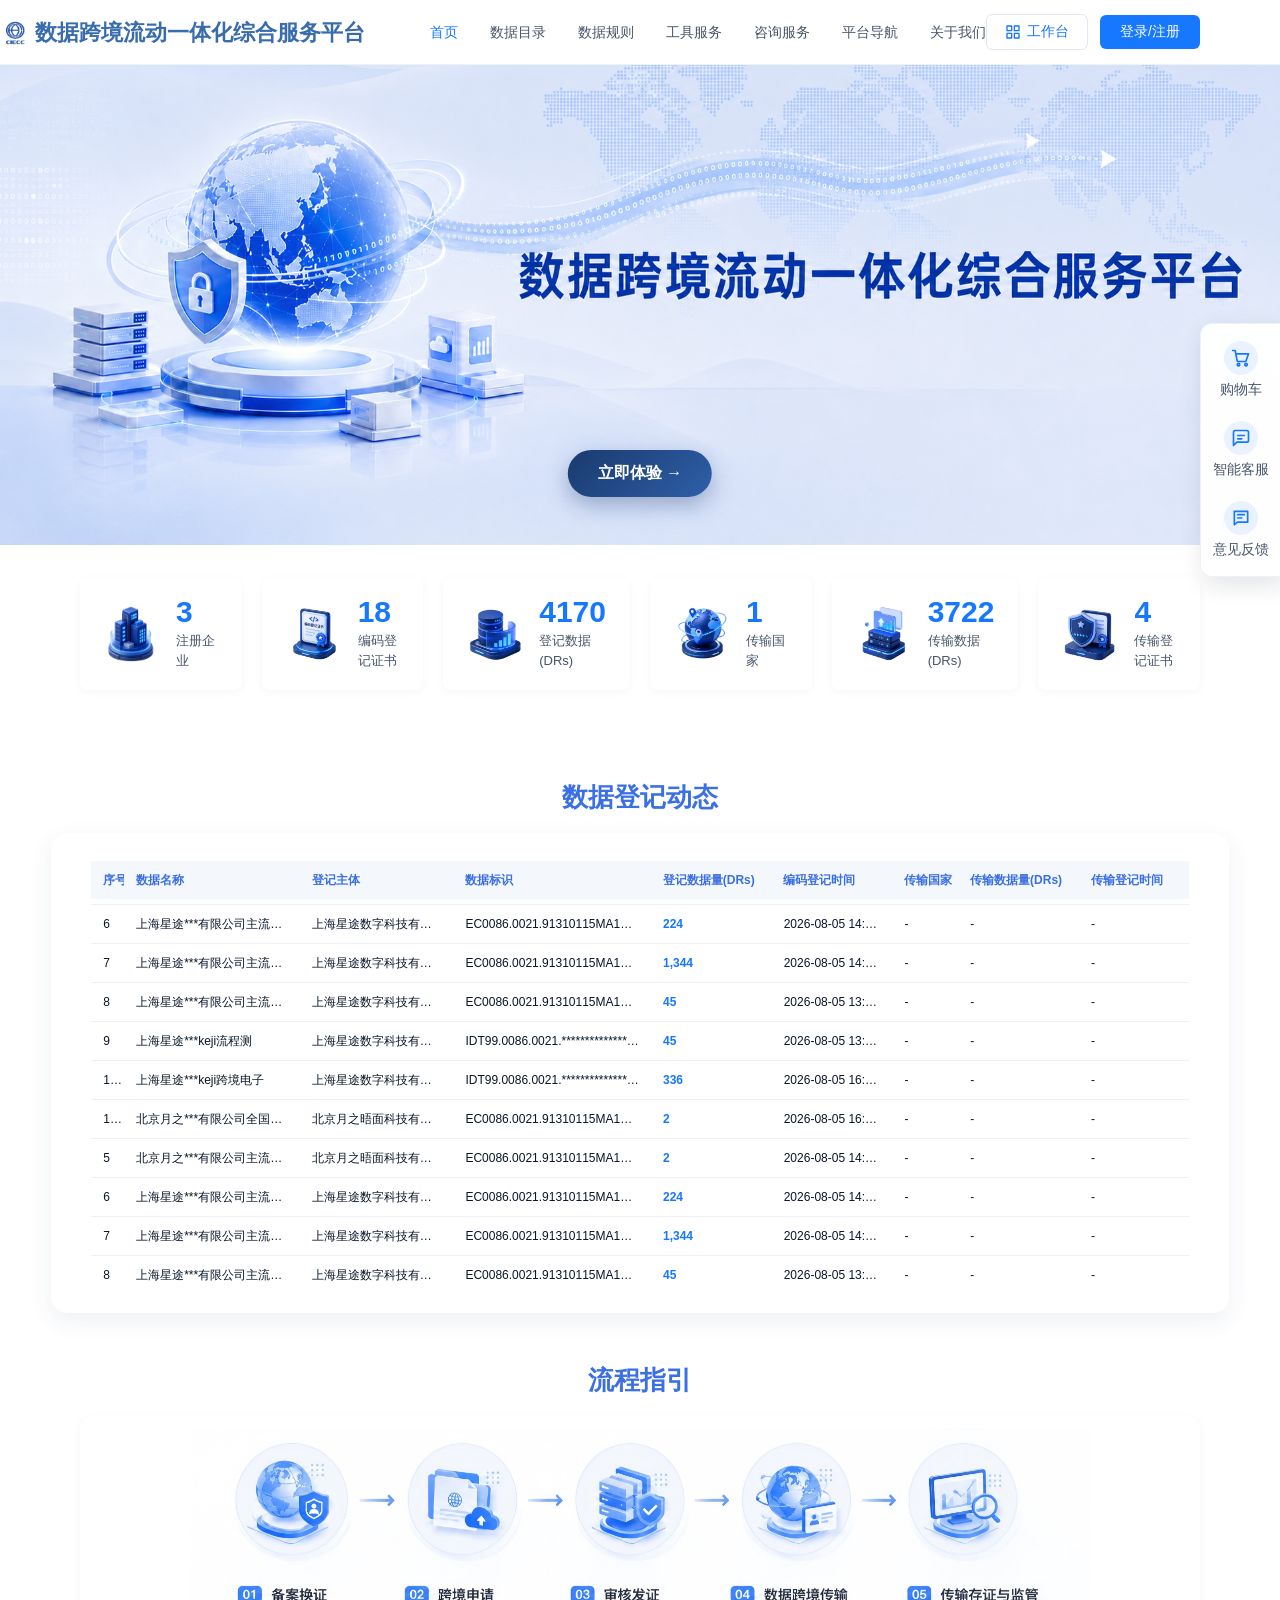
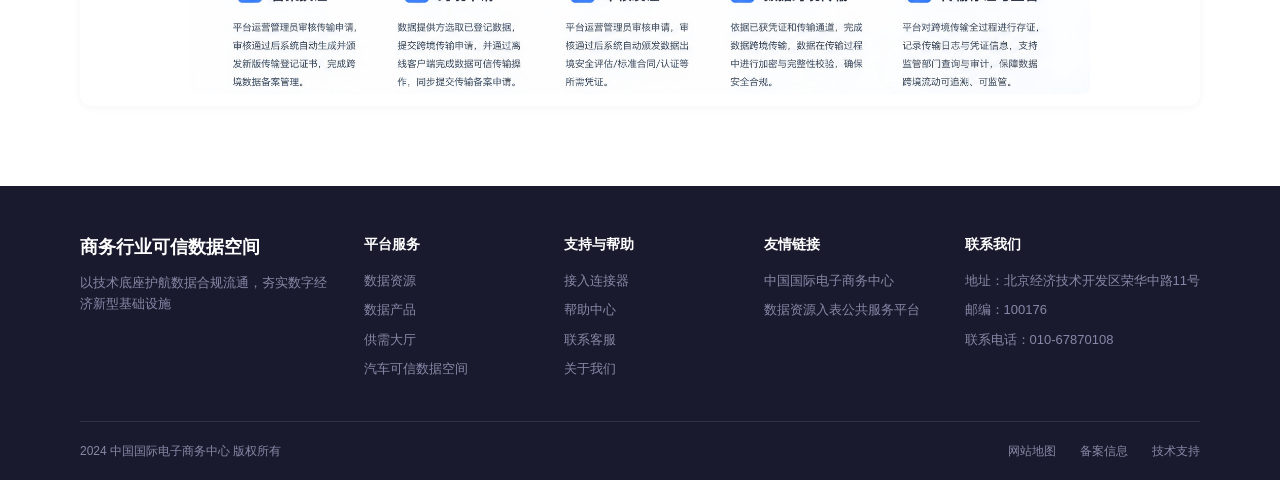
<file: kuajing.html>
<!DOCTYPE html>
<html lang="zh-CN">
<head>
  <meta charset="UTF-8">
  <meta name="viewport" content="width=device-width, initial-scale=1.0">
  <title>数据跨境流动一体化综合服务平台</title>
  <style>
    :root {
      --primary: #3B6FE5;
      --primary-light: #1677FF;
      --primary-bg: #F0F7FF;
      --bg-page: #FFFFFF;
      --bg-section: #F8FAFF;
      --text-primary: #0A1628;
      --text-secondary: #475569;
      --text-tertiary: #64748B;
      --border: #E2E8F0;
      --border-light: #EDF2F7;
      --footer-bg: #1A1A2E;
      --footer-text: #8888A8;
      --white: #FFFFFF;
      --shadow: 0 2px 8px rgba(0, 0, 0, 0.04);
      --shadow-card: 0 4px 16px rgba(0, 0, 0, 0.06);
      --radius-sm: 6px;
      --radius-md: 8px;
      --radius-lg: 12px;
      --radius-xl: 16px;
      --radius-full: 999px;
    }

    * {
      margin: 0;
      padding: 0;
      box-sizing: border-box;
    }

    body {
      font-family: "Inter", -apple-system, BlinkMacSystemFont, "PingFang SC", "Microsoft YaHei", sans-serif;
      color: var(--text-primary);
      background: var(--bg-page);
      line-height: 1.5;
      min-width: 320px;
    }

    a {
      text-decoration: none;
      color: inherit;
    }

    button {
      border: none;
      background: none;
      cursor: pointer;
      font-family: inherit;
    }

    img {
      max-width: 100%;
      display: block;
    }

    .container {
      max-width: 1440px;
      margin: 0 auto;
      padding: 0 80px;
    }

    /* 导航栏 */
    .navbar {
      position: sticky;
      top: 0;
      z-index: 100;
      background: rgba(255, 255, 255, 0.96);
      backdrop-filter: blur(8px);
      border-bottom: 1px solid var(--border-light);
    }

    .navbar-inner {
      height: 64px;
      display: flex;
      align-items: center;
      justify-content: space-between;
      flex-wrap: nowrap;
    }

    .nav-left {
      display: flex;
      align-items: center;
      gap: 8px;
      transform: translateX(-80px);
      flex-shrink: 0;
    }

    .nav-center {
      flex: 1;
      display: flex;
      align-items: center;
      justify-content: center;
      gap: 24px;
      min-width: 0;
    }

    .nav-right {
      flex-shrink: 0;
      margin-left: 16px;
      display: flex;
      align-items: center;
      gap: 12px;
    }

    .nav-search {
      display: none;
      align-items: center;
      gap: 8px;
      width: 320px;
      max-width: 100%;
      padding: 8px 14px;
      background: #F5F7FA;
      border-radius: var(--radius-full);
      border: 1px solid transparent;
      transition: border-color 0.2s, background 0.2s;
    }

    .nav-search:not([hidden]) {
      display: flex;
    }

    .nav-search:focus-within {
      background: #fff;
      border-color: var(--primary-light);
    }

    .nav-search .search-icon {
      width: 16px;
      height: 16px;
      color: #94A3B8;
      flex-shrink: 0;
    }

    .nav-search input {
      flex: 1;
      border: none;
      background: transparent;
      outline: none;
      font-size: 14px;
      color: var(--text-primary);
      min-width: 0;
    }

    .nav-search input::placeholder {
      color: #94A3B8;
    }

    .btn-workbench {
      display: none;
      align-items: center;
      gap: 6px;
      padding: 8px 18px;
      background: #fff;
      color: var(--primary-light);
      border: 1px solid #E2E8F0;
      border-radius: var(--radius-sm);
      font-size: 14px;
      font-weight: 500;
      cursor: pointer;
      transition: background 0.2s, border-color 0.2s;
      white-space: nowrap;
    }

    .btn-workbench:not([hidden]) {
      display: flex;
    }

    .btn-workbench:hover {
      background: var(--primary-bg);
      border-color: var(--primary-light);
    }

    .btn-workbench svg {
      width: 16px;
      height: 16px;
    }

    .logo-img {
      width: 27px;
      height: 32px;
      border-radius: 6px;
      object-fit: cover;
    }

    .logo-text {
      font-size: 22px;
      font-weight: 600;
      color: #396CAD;
      white-space: nowrap;
    }

    .nav-menu {
      display: none;
      align-items: center;
      gap: 32px;
    }

    .nav-menu:not([hidden]) {
      display: flex;
    }

    .nav-link {
      font-size: 14px;
      color: var(--text-secondary);
      transition: color 0.2s;
      white-space: nowrap;
    }

    .nav-link:hover,
    .nav-link.active {
      color: var(--primary-light);
    }

    /* 平台切换下拉 */
    .platform-switch {
      position: relative;
      margin-left: 16px;
    }

    .platform-btn {
      display: flex;
      align-items: center;
      gap: 6px;
      padding: 6px 14px;
      background: #1A3A6E;
      color: var(--white);
      border: none;
      border-radius: var(--radius-sm);
      font-size: 13px;
      font-weight: 500;
      cursor: pointer;
      white-space: nowrap;
    }

    .platform-btn svg {
      width: 14px;
      height: 14px;
      transition: transform 0.2s;
    }

    .platform-switch.open .platform-btn svg {
      transform: rotate(180deg);
    }

    .platform-menu {
      position: absolute;
      top: calc(100% + 6px);
      right: 0;
      min-width: 140px;
      background: #1A3A6E;
      border-radius: var(--radius-sm);
      box-shadow: 0 8px 24px rgba(0, 0, 0, 0.16);
      overflow: hidden;
      opacity: 0;
      visibility: hidden;
      transform: translateY(-6px);
      transition: all 0.2s;
      z-index: 110;
    }

    .platform-switch.open .platform-menu {
      opacity: 1;
      visibility: visible;
      transform: translateY(0);
    }

    .platform-option {
      display: block;
      width: 100%;
      padding: 10px 14px;
      text-align: left;
      background: transparent;
      color: var(--white);
      font-size: 13px;
      border: none;
      border-bottom: 1px solid rgba(255, 255, 255, 0.12);
      cursor: pointer;
      transition: background 0.2s;
    }

    .platform-option:last-child {
      border-bottom: none;
    }

    .platform-option:hover {
      background: rgba(255, 255, 255, 0.12);
    }

    /* 侧边栏 */
    .side-bar {
      position: fixed;
      top: 50%;
      right: 0;
      transform: translateY(-50%);
      z-index: 200;
      display: flex;
      flex-direction: column;
      gap: 4px;
      width: 80px;
      padding: 8px 4px;
      background: rgba(255, 255, 255, 0.96);
      border: 1px solid var(--border-light);
      border-right: 0;
      border-radius: var(--radius-lg) 0 0 var(--radius-lg);
      box-shadow: 4px 8px 24px rgba(15, 23, 42, 0.12);
    }

    .side-item {
      display: flex;
      flex-direction: column;
      align-items: center;
      justify-content: center;
      gap: 6px;
      width: 100%;
      min-height: 76px;
      padding: 8px 2px;
      border: 0;
      border-radius: var(--radius-md);
      background: transparent;
      color: var(--text-secondary);
      cursor: pointer;
      transition: all 0.2s;
    }

    .side-item:hover {
      background: var(--primary-bg);
      color: var(--primary-light);
    }

    .side-icon {
      display: flex;
      align-items: center;
      justify-content: center;
      width: 34px;
      height: 34px;
      flex-shrink: 0;
      color: var(--primary-light);
      background: #EAF2FF;
      border-radius: 50%;
    }

    .side-icon svg {
      width: 20px;
      height: 20px;
    }

    .side-label {
      max-width: none;
      opacity: 1;
      font-size: 14px;
      font-weight: 500;
      white-space: nowrap;
      transition: color 0.2s ease;
    }

    .side-toast {
      position: fixed;
      top: 24px;
      left: 50%;
      transform: translateX(-50%) translateY(-20px);
      z-index: 300;
      padding: 12px 24px;
      background: rgba(26, 26, 46, 0.92);
      color: var(--white);
      font-size: 14px;
      border-radius: var(--radius-md);
      opacity: 0;
      pointer-events: none;
      transition: opacity 0.25s, transform 0.25s;
    }

    .side-toast.show {
      opacity: 1;
      transform: translateX(-50%) translateY(0);
    }

    .nav-item-has-dropdown {
      position: relative;
      display: flex;
      align-items: center;
    }

    .nav-dropdown {
      position: absolute;
      top: 100%;
      left: 50%;
      transform: translateX(-50%);
      min-width: 160px;
      margin-top: 8px;
      padding: 8px 0;
      background: var(--white);
      border: 1px solid var(--border-light);
      border-radius: var(--radius-md);
      box-shadow: 0 8px 24px rgba(0, 0, 0, 0.08);
      opacity: 0;
      visibility: hidden;
      transition: opacity 0.2s, visibility 0.2s;
    }

    .nav-item-has-dropdown:hover .nav-dropdown {
      opacity: 1;
      visibility: visible;
    }

    .nav-dropdown-item {
      display: block;
      padding: 10px 20px;
      font-size: 14px;
      color: var(--text-secondary);
      white-space: nowrap;
      transition: background 0.2s, color 0.2s;
    }

    .nav-dropdown-item:hover {
      background: var(--primary-bg);
      color: var(--primary-light);
    }

    .btn-primary {
      display: inline-block;
      background: var(--primary-light);
      color: var(--white);
      padding: 8px 20px;
      border-radius: var(--radius-sm);
      font-size: 14px;
      font-weight: 500;
      transition: opacity 0.2s, transform 0.2s;
    }

    .btn-primary:hover {
      opacity: 0.9;
      transform: translateY(-1px);
    }

    /* Hero */
    .hero {
      position: relative;
      width: 100%;
      min-height: 480px;
      overflow: hidden;
    }

    .hero-slider {
      position: absolute;
      inset: 0;
      z-index: 0;
    }

    .hero-slide {
      position: absolute;
      inset: 0;
      opacity: 0;
      transition: opacity 0.8s ease-in-out;
      background-size: cover;
      background-position: right center;
      background-repeat: no-repeat;
    }

    .hero-slide.active {
      opacity: 1;
    }

    .hero-experience-btn {
      position: absolute;
      left: 50%;
      bottom: 48px;
      transform: translateX(-50%);
      z-index: 4;
      display: none;
      align-items: center;
      gap: 8px;
      padding: 13px 30px;
      font-size: 16px;
      font-weight: 600;
      color: #fff;
      background: linear-gradient(135deg, #1A3A6E, #2E5FA8);
      border: none;
      border-radius: 999px;
      cursor: pointer;
      box-shadow: 0 8px 22px rgba(26, 58, 110, 0.35);
      transition: background 0.25s, box-shadow 0.25s;
    }

    .hero-experience-btn:hover {
      background: linear-gradient(135deg, #2E5FA8, #4A7FD0);
      box-shadow: 0 10px 26px rgba(26, 58, 110, 0.45);
    }

    .hero-slide.active .hero-experience-btn {
      display: inline-flex;
    }

    .hero-inner {
      position: relative;
      z-index: 2;
      width: 100%;
      max-width: 1440px;
      height: 100%;
      min-height: 480px;
      margin: 0 auto;
      padding: 0 80px;
      display: flex;
      align-items: center;
      justify-content: flex-start;
    }

    .hero-content {
      position: relative;
      z-index: 3;
      max-width: 520px;
      text-align: left;
    }

    .hero-dots {
      position: static;
      z-index: 3;
      display: flex;
      align-items: center;
      justify-content: center;
      gap: 10px;
    }

    .hero-dot {
      width: 10px;
      height: 10px;
      border-radius: 50%;
      background: rgba(26, 58, 110, 0.35);
      border: 1px solid rgba(26, 58, 110, 0.45);
      cursor: pointer;
      transition: all 0.3s;
    }

    .hero-dot.active {
      width: 28px;
      border-radius: 999px;
      background: var(--primary-light);
      border-color: var(--primary-light);
    }

    /* 数据登记动态表格 */
    .registry-section {
      background: #fff;
      border-radius: 16px;
      padding: 28px 40px 32px;
      box-shadow: 0 8px 24px rgba(26, 58, 110, 0.08);
      margin-bottom: 48px;
      width: 92vw;
      max-width: 92vw;
      position: relative;
      left: 50%;
      transform: translateX(-50%);
      box-sizing: border-box;
    }

    .registry-table-wrap {
      max-height: 420px;
      overflow-y: hidden;
      position: relative;
    }

    .registry-table {
      width: 100%;
      border-collapse: collapse;
      font-size: 12px;
      table-layout: fixed;
    }

    .registry-table th,
    .registry-table td {
      padding: 10px 12px;
      text-align: left;
      border-bottom: 1px solid #eef1f6;
      white-space: nowrap;
      overflow: hidden;
      text-overflow: ellipsis;
    }

    .registry-table th {
      position: sticky;
      top: 0;
      background: #f4f7fc;
      color: var(--primary);
      font-weight: 600;
      z-index: 1;
      white-space: nowrap;
      overflow: visible;
      text-overflow: clip;
    }

    .registry-table tbody tr:hover {
      background: #f8faff;
    }

    .registry-table .cell-num {
      color: var(--primary-light);
      font-weight: 600;
    }

    /* 通用平台板块标题 */
    .platform-section-title {
      font-size: 26px;
      font-weight: 700;
      color: var(--primary);
      text-align: center;
      margin: 48px 0 16px;
    }

    /* 流程指引 */
    .flow-guide {
      margin-bottom: 80px;
      background: var(--white);
      border-radius: var(--radius-lg);
      box-shadow: var(--shadow);
      padding: 12px;
      overflow: hidden;
    }

    .flow-guide-img {
      display: block;
      width: 100%;
      max-width: 900px;
      margin: 0 auto;
      height: auto;
      border-radius: var(--radius-md);
    }

    .hero-title {
      font-size: 40px;
      font-weight: 700;
      line-height: 1.3;
      color: var(--text-primary);
      margin-bottom: 16px;
    }

    /* 统计栏 */
    .stats {
      position: relative;
      z-index: 10;
      padding: 32px 0 40px;
      background: #fff;
    }

    .stats-grid {
      display: grid;
      grid-template-columns: repeat(6, 1fr);
      gap: 20px;
    }

    .stat-card {
      display: flex;
      align-items: center;
      gap: 16px;
      padding: 20px 24px;
      background: rgba(255, 255, 255, 0.72);
      border-radius: var(--radius-md);
      box-shadow: var(--shadow);
      backdrop-filter: blur(4px);
    }

    .stat-icon {
      width: 56px;
      height: 56px;
      display: flex;
      align-items: center;
      justify-content: center;
      flex-shrink: 0;
    }

    .stat-icon img {
      width: 100%;
      height: 100%;
      object-fit: contain;
    }

    .stat-number {
      font-size: 30px;
      font-weight: 700;
      color: var(--primary-light);
      line-height: 1;
    }

    .stat-label {
      font-size: 13px;
      color: var(--text-secondary);
      margin-top: 4px;
    }

    /* 我要加入 */
    .join-section {
      padding: 64px 0;
      background: var(--bg-page);
    }

    .join-card {
      max-width: 1200px;
      margin: 0 auto;
      padding: 40px;
      background: var(--white);
      border: 1px solid var(--border-light);
      border-radius: var(--radius-xl);
      box-shadow: var(--shadow-card);
    }

    .join-flowchart {
      margin-bottom: 24px;
      min-height: 360px;
      display: flex;
      align-items: center;
      justify-content: center;
      background: var(--bg-section);
      border: 2px dashed var(--border);
      border-radius: var(--radius-lg);
      color: var(--text-tertiary);
      font-size: 16px;
      font-weight: 500;
    }

    .join-card-header {
      display: flex;
      align-items: center;
      gap: 12px;
      margin-bottom: 16px;
    }

    .join-card-icon {
      width: 40px;
      height: 40px;
      border-radius: 10px;
      background: var(--primary);
      display: flex;
      align-items: center;
      justify-content: center;
    }

    .join-card-icon svg {
      width: 22px;
      height: 22px;
    }

    .join-card-title {
      font-size: 20px;
      font-weight: 700;
      color: var(--text-primary);
    }

    .join-card-desc {
      font-size: 14px;
      color: var(--text-secondary);
      margin-bottom: 24px;
      line-height: 1.6;
    }

    .join-actions {
      display: flex;
      justify-content: center;
      gap: 12px;
      flex-wrap: wrap;
    }

    /* 页脚 */
    .footer {
      background: var(--footer-bg);
      color: var(--footer-text);
      padding: 48px 0 0;
    }

    .footer-top {
      display: grid;
      grid-template-columns: 1.5fr 1fr 1fr 1fr max-content;
      gap: 32px;
      padding-bottom: 32px;
    }

    .footer-contact-col .footer-link {
      white-space: nowrap;
    }

    .footer-brand-title {
      font-size: 18px;
      font-weight: 600;
      color: var(--white);
      margin-bottom: 12px;
    }

    .footer-brand-desc {
      font-size: 13px;
      line-height: 1.6;
      color: var(--footer-text);
    }

    .footer-col-title {
      font-size: 14px;
      font-weight: 600;
      color: var(--white);
      margin-bottom: 16px;
    }

    .footer-link {
      display: block;
      font-size: 13px;
      color: var(--footer-text);
      margin-bottom: 10px;
      transition: color 0.2s;
    }

    .footer-link:hover {
      color: var(--white);
    }

    .footer-divider {
      height: 1px;
      background: rgba(255, 255, 255, 0.1);
    }

    .footer-bottom {
      display: flex;
      justify-content: space-between;
      align-items: center;
      padding: 20px 0;
      font-size: 12px;
      color: var(--footer-text);
      flex-wrap: wrap;
      gap: 12px;
    }

    .footer-bottom-links {
      display: flex;
      gap: 24px;
    }

    .footer-bottom-links a:hover {
      color: var(--white);
    }

    /* 响应式 */
    @media (max-width: 1200px) {
      .container {
        padding: 0 48px;
      }

      .nav-left {
        transform: translateX(-48px);
      }

      .stats-grid {
        grid-template-columns: repeat(2, 1fr);
      }
    }

    @media (max-width: 992px) {
      .nav-center {
        display: none;
      }

      .hero-title {
        font-size: 32px;
      }

      .footer-top {
        grid-template-columns: repeat(2, 1fr);
      }
    }

    @media (max-width: 768px) {
      .container {
        padding: 0 24px;
      }

      .nav-left {
        transform: translateX(-24px);
      }

      .stats-grid {
        grid-template-columns: 1fr;
      }

      .footer-top {
        grid-template-columns: 1fr;
        gap: 32px;
      }

      .footer-bottom {
        flex-direction: column;
        align-items: flex-start;
      }
    }
  </style>
</head>
<body>
  <!-- 导航栏 -->
  <nav class="navbar">
    <div class="container navbar-inner">
      <div class="nav-left">
        <img src="./assets/images/2_5-20260821_150924995.png" alt="Logo" class="logo-img">
        <span class="logo-text">数据跨境流动一体化综合服务平台</span>
      </div>
      <div class="nav-center" id="navCenter">
        <div class="nav-menu">
          <a href="index.html" class="nav-link active">首页</a>
          <a href="#" class="nav-link" data-toast="跨境平台数据目录正在建设中，敬请期待">数据目录</a>
          <a href="#" class="nav-link">数据规则</a>
          <a href="#" class="nav-link">工具服务</a>
          <a href="#" class="nav-link">咨询服务</a>
          <div class="nav-item-has-dropdown">
            <a href="platform-nav.html" class="nav-link">平台导航</a>
            <div class="nav-dropdown">
              <a href="index.html" class="nav-dropdown-item">商务行业可信数据空间</a>
              <a href="kuajing.html" class="nav-dropdown-item current">数据跨境流动一体化综合服务平台</a>
              <a href="rukiao.html" class="nav-dropdown-item">数据资源入表公共服务平台</a>
            </div>
          </div>
          <a href="#" class="nav-link" data-toast="跨境平台关于我们页面正在建设中，敬请期待">关于我们</a>
        </div>
      </div>
      <div class="nav-right">
        <button class="btn-workbench">
          <svg viewBox="0 0 24 24" fill="none" stroke="currentColor" stroke-width="2" stroke-linecap="round" stroke-linejoin="round">
            <rect x="3" y="3" width="7" height="7"/>
            <rect x="14" y="3" width="7" height="7"/>
            <rect x="14" y="14" width="7" height="7"/>
            <rect x="3" y="14" width="7" height="7"/>
          </svg>
          工作台
        </button>
        <button class="btn-primary">登录/注册</button>
      </div>
    </div>
  </nav>

  <!-- 侧边栏 -->
  <aside class="side-bar">
    <button class="side-item" data-action="cart">
      <span class="side-icon">
        <svg viewBox="0 0 24 24" fill="none" stroke="currentColor" stroke-width="2" stroke-linecap="round" stroke-linejoin="round">
          <circle cx="9" cy="20" r="1.5"/>
          <circle cx="18" cy="20" r="1.5"/>
          <path d="M2 3h3l2.4 12.4a1 1 0 001 .8h8.7a1 1 0 001-.8L21 7H6"/>
        </svg>
      </span>
      <span class="side-label">购物车</span>
    </button>
    <button class="side-item" data-action="service">
      <span class="side-icon">
        <svg viewBox="0 0 24 24" fill="none" stroke="currentColor" stroke-width="2" stroke-linecap="round" stroke-linejoin="round">
          <path d="M21 15a2 2 0 01-2 2H7l-4 4V5a2 2 0 012-2h14a2 2 0 012 2z"/>
          <path d="M8 9h8M8 13h5"/>
        </svg>
      </span>
      <span class="side-label">智能客服</span>
    </button>
    <button class="side-item" data-action="feedback">
      <span class="side-icon">
        <svg viewBox="0 0 24 24" fill="none" stroke="currentColor" stroke-width="2" stroke-linecap="round" stroke-linejoin="round">
          <path d="M4 4h16v13H8l-4 3V4z"/>
          <path d="M8 8h8M8 12h5"/>
        </svg>
      </span>
      <span class="side-label">意见反馈</span>
    </button>
  </aside>

  <!-- 侧边栏提示弹窗（占位） -->
  <div class="side-toast" id="sideToast"></div>

  <!-- Hero -->
  <section class="hero">
    <div class="hero-slider" id="heroSlider">
      <div class="hero-slide active" style="background-image: url('./assets/images/数据跨境流动一体化综合服务平台.png');">
        <button class="hero-experience-btn">立即体验 →</button>
      </div>
    </div>
  </section>

  <!-- 统计栏 -->
  <section class="stats">
    <div class="container">
      <div class="stats-grid">
        <div class="stat-card">
          <div class="stat-icon">
            <img src="assets/images/icon/企业数.png" alt="注册企业">
          </div>
          <div>
            <div class="stat-number">3</div>
            <div class="stat-label">注册企业</div>
          </div>
        </div>
        <div class="stat-card">
          <div class="stat-icon">
            <img src="assets/images/icon/编码登记证书.png" alt="编码登记证书">
          </div>
          <div>
            <div class="stat-number">18</div>
            <div class="stat-label">编码登记证书</div>
          </div>
        </div>
        <div class="stat-card">
          <div class="stat-icon">
            <img src="assets/images/icon/登记数据.png" alt="登记数据">
          </div>
          <div>
            <div class="stat-number">4170</div>
            <div class="stat-label">登记数据(DRs)</div>
          </div>
        </div>
        <div class="stat-card">
          <div class="stat-icon">
            <img src="assets/images/icon/传输国家.png" alt="传输国家">
          </div>
          <div>
            <div class="stat-number">1</div>
            <div class="stat-label">传输国家</div>
          </div>
        </div>
        <div class="stat-card">
          <div class="stat-icon">
            <img src="assets/images/icon/传输数据.png" alt="传输数据">
          </div>
          <div>
            <div class="stat-number">3722</div>
            <div class="stat-label">传输数据(DRs)</div>
          </div>
        </div>
        <div class="stat-card">
          <div class="stat-icon">
            <img src="assets/images/icon/传输登记证书.png" alt="传输登记证书">
          </div>
          <div>
            <div class="stat-number">4</div>
            <div class="stat-label">传输登记证书</div>
          </div>
        </div>
      </div>
    </div>
  </section>

  <!-- 首页各平台板块 -->
  <div id="homeSections">
    <section class="container">
      <h2 class="platform-section-title">数据登记动态</h2>
      <div class="registry-section">
        <div class="registry-table-wrap">
          <table class="registry-table">
            <thead>
              <tr>
                <th style="width:3%">序号</th>
                <th style="width:16%">数据名称</th>
                <th style="width:14%">登记主体</th>
                <th style="width:18%">数据标识</th>
                <th style="width:11%">登记数据量(DRs)</th>
                <th style="width:11%">编码登记时间</th>
                <th style="width:6%">传输国家</th>
                <th style="width:11%">传输数据量(DRs)</th>
                <th style="width:10%">传输登记时间</th>
              </tr>
            </thead>
            <tbody class="scroll-body">
              <tr>
                <td>5</td>
                <td title="北京月之***有限公司主流程测">北京月之***有限公司主流程测</td>
                <td>北京月之晤面科技有限公司</td>
                <td title="EC0086.0021.91310115MA1K89726P">EC0086.0021.91310115MA1K89726P</td>
                <td><span class="cell-num">2</span></td>
                <td>2026-08-05 14:27:39</td>
                <td>-</td>
                <td>-</td>
                <td>-</td>
              </tr>
              <tr>
                <td>6</td>
                <td title="上海星途***有限公司主流程测">上海星途***有限公司主流程测</td>
                <td>上海星途数字科技有限公司</td>
                <td title="EC0086.0021.91310115MA1K89726P">EC0086.0021.91310115MA1K89726P</td>
                <td><span class="cell-num">224</span></td>
                <td>2026-08-05 14:16:14</td>
                <td>-</td>
                <td>-</td>
                <td>-</td>
              </tr>
              <tr>
                <td>7</td>
                <td title="上海星途***有限公司主流程测">上海星途***有限公司主流程测</td>
                <td>上海星途数字科技有限公司</td>
                <td title="EC0086.0021.91310115MA1K89726P">EC0086.0021.91310115MA1K89726P</td>
                <td><span class="cell-num">1,344</span></td>
                <td>2026-08-05 14:05:39</td>
                <td>-</td>
                <td>-</td>
                <td>-</td>
              </tr>
              <tr>
                <td>8</td>
                <td title="上海星途***有限公司主流程测">上海星途***有限公司主流程测</td>
                <td>上海星途数字科技有限公司</td>
                <td title="EC0086.0021.91310115MA1K89726P">EC0086.0021.91310115MA1K89726P</td>
                <td><span class="cell-num">45</span></td>
                <td>2026-08-05 13:50:24</td>
                <td>-</td>
                <td>-</td>
                <td>-</td>
              </tr>
              <tr>
                <td>9</td>
                <td title="上海星途***keji流程测">上海星途***keji流程测</td>
                <td>上海星途数字科技有限公司</td>
                <td title="IDT99.0086.0021.*****************">IDT99.0086.0021.*****************</td>
                <td><span class="cell-num">45</span></td>
                <td>2026-08-05 13:36:32</td>
                <td>-</td>
                <td>-</td>
                <td>-</td>
              </tr>
              <tr>
                <td>10</td>
                <td title="上海星途***keji跨境电子">上海星途***keji跨境电子</td>
                <td>上海星途数字科技有限公司</td>
                <td title="IDT99.0086.0021.*****************">IDT99.0086.0021.*****************</td>
                <td><span class="cell-num">336</span></td>
                <td>2026-08-05 16:15:54</td>
                <td>-</td>
                <td>-</td>
                <td>-</td>
              </tr>
              <tr>
                <td>11</td>
                <td title="北京月之***有限公司全国电商">北京月之***有限公司全国电商</td>
                <td>北京月之晤面科技有限公司</td>
                <td title="EC0086.0021.91310115MA1K89726P">EC0086.0021.91310115MA1K89726P</td>
                <td><span class="cell-num">2</span></td>
                <td>2026-08-05 16:07:01</td>
                <td>-</td>
                <td>-</td>
                <td>-</td>
              </tr>
            </tbody>
          </table>
        </div>
      </div>

      <h2 class="platform-section-title">流程指引</h2>
      <div class="flow-guide">
        <img src="./assets/images/跨境流程图.png" alt="数据跨境流动一体化综合服务平台流程指引" class="flow-guide-img" />
      </div>
    </section>
  </div>

  <!-- 页脚 -->
  <footer class="footer">
    <div class="container">
      <div class="footer-top">
        <div class="footer-col">
          <div class="footer-brand-title">商务行业可信数据空间</div>
          <p class="footer-brand-desc">以技术底座护航数据合规流通，夯实数字经济新型基础设施</p>
        </div>
        <div class="footer-col">
          <div class="footer-col-title">平台服务</div>
          <a href="data-resource.html" class="footer-link">数据资源</a>
          <a href="data-product.html" class="footer-link">数据产品</a>
          <a href="supply-demand.html" class="footer-link">供需大厅</a>
          <a href="car-data-space.html" class="footer-link">汽车可信数据空间</a>
        </div>
        <div class="footer-col">
          <div class="footer-col-title">支持与帮助</div>
          <a href="connector.html" class="footer-link">接入连接器</a>
          <a href="#" class="footer-link">帮助中心</a>
          <a href="#" class="footer-link">联系客服</a>
          <a href="#" class="footer-link" data-toast="跨境平台关于我们页面正在建设中，敬请期待">关于我们</a>
        </div>
        <div class="footer-col">
          <div class="footer-col-title">友情链接</div>
          <a href="#" class="footer-link">中国国际电子商务中心</a>
          <a href="rukiao.html" class="footer-link">数据资源入表公共服务平台</a>
        </div>
        <div class="footer-col footer-contact-col">
          <div class="footer-col-title">联系我们</div>
          <a href="#" class="footer-link">地址：北京经济技术开发区荣华中路11号</a>
          <a href="#" class="footer-link">邮编：100176</a>
          <a href="#" class="footer-link">联系电话：010-67870108</a>
        </div>
      </div>
      <div class="footer-divider"></div>
      <div class="footer-bottom">
        <span>2024 中国国际电子商务中心 版权所有</span>
        <div class="footer-bottom-links">
          <a href="#">网站地图</a>
          <a href="#">备案信息</a>
          <a href="#">技术支持</a>
        </div>
      </div>
    </div>
  </footer>

  <script>
    // 初始平台（单一站点，无平台切换）
    const currentPlatformName = '可信数据空间';

    // 侧边栏功能
    const sideItems = document.querySelectorAll('.side-item');
    const sideToast = document.getElementById('sideToast');
    const sideToastMessages = {
      cart: '购物车（占位）',
      service: '智能客服（占位）',
      feedback: '意见反馈（占位）'
    };
    let sideToastTimer = null;

    sideItems.forEach(item => {
      item.addEventListener('click', () => {
        const action = item.dataset.action;
        showSideToast(sideToastMessages[action] || '占位功能');
      });
    });

    function showSideToast(message) {
      sideToast.textContent = message;
      sideToast.classList.add('show');
      clearTimeout(sideToastTimer);
      sideToastTimer = setTimeout(() => {
        sideToast.classList.remove('show');
      }, 2000);
    }

    document.querySelectorAll('[data-toast]').forEach(item => {
      item.addEventListener('click', event => {
        event.preventDefault();
        showSideToast(item.dataset.toast);
      });
    });

    // 数据登记动态表格自动滚动
    (function initRegistryScroll() {
      const wrap = document.querySelector('.registry-table-wrap');
      const tbody = document.querySelector('.registry-table tbody');
      if (!wrap || !tbody) return;

      // 复制 tbody 内容实现无缝滚动
      tbody.innerHTML += tbody.innerHTML;

      let scrollTop = 0;
      let paused = false;

      wrap.addEventListener('mouseenter', () => { paused = true; });
      wrap.addEventListener('mouseleave', () => { paused = false; });

      setInterval(() => {
        if (paused) return;
        scrollTop += 1;
        wrap.scrollTop = scrollTop;
        const half = wrap.scrollHeight / 2;
        if (scrollTop >= half) scrollTop = 0;
      }, 40);
    })();

    // Hero 轮播
    (function initHeroSlider() {
      const slides = document.querySelectorAll('.hero-slide');
      const dotsContainer = document.getElementById('heroDots');
      let current = 0;
      let autoTimer = null;

      if (!slides.length) return;

      slides.forEach((_, index) => {
        const dot = document.createElement('button');
        dot.className = 'hero-dot' + (index === 0 ? ' active' : '');
        dot.setAttribute('aria-label', '切换到第' + (index + 1) + '张');
        dot.addEventListener('click', () => goTo(index));
        dotsContainer.appendChild(dot);
      });

      const dots = dotsContainer.querySelectorAll('.hero-dot');

      window.heroAutoEnabled = (currentPlatformName === '可信数据空间');

      function goTo(index) {
        if (index === current) return;
        slides[current].classList.remove('active');
        dots[current].classList.remove('active');
        current = index;
        slides[current].classList.add('active');
        dots[current].classList.add('active');
        resetAutoPlay();
      }

      function next() {
        if (!window.heroAutoEnabled) return;
        goTo((current + 1) % slides.length);
      }

      function resetAutoPlay() {
        clearInterval(autoTimer);
        if (window.heroAutoEnabled) {
          autoTimer = setInterval(next, 5000);
        }
      }

      // 立即体验按钮：滚动到首页板块
      slides.forEach(slide => {
        const btn = slide.querySelector('.hero-experience-btn');
        if (!btn) return;
        btn.addEventListener('click', () => {
          const target = document.querySelector('#homeSections');
          if (target) target.scrollIntoView({ behavior: 'smooth' });
        });
      });

      resetAutoPlay();
    })();
  </script>
</body>
</html>
</file>
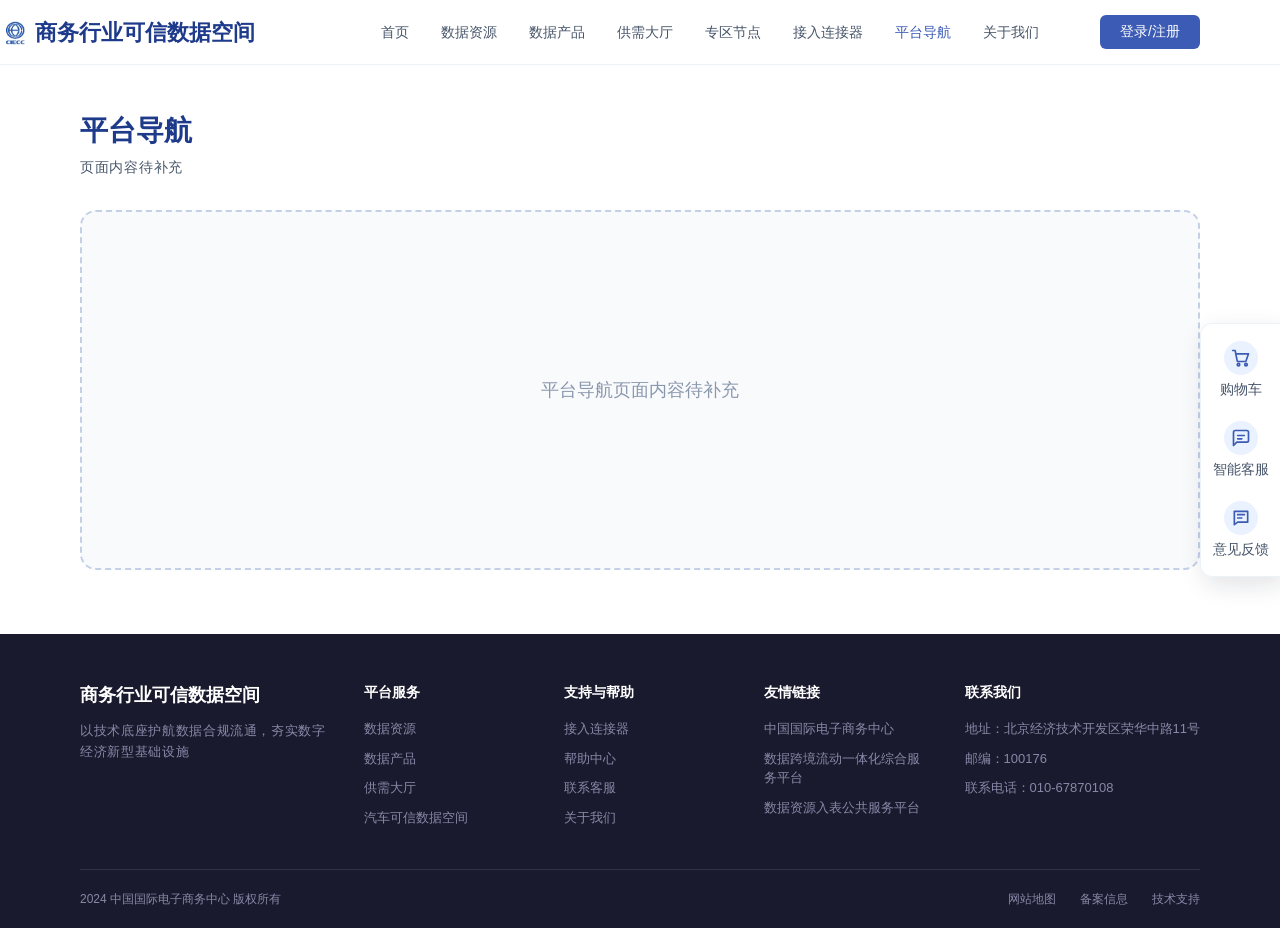
<file: platform-nav.html>
<!DOCTYPE html>
<html lang="zh-CN">
<head>
  <meta charset="UTF-8">
  <meta name="viewport" content="width=device-width, initial-scale=1.0">
  <title>平台导航 - 商务行业可信数据空间</title>
  <link rel="stylesheet" href="./assets/css/common.css">
</head>
<body>
  <!-- 导航栏 -->
  <nav class="navbar">
    <div class="container navbar-inner">
      <div class="nav-left">
        <img src="./assets/images/2_5-20260821_150924995.png" alt="Logo" class="logo-img">
        <span class="logo-text">商务行业可信数据空间</span>
      </div>
      <div class="nav-center" id="navCenter">
        <div class="nav-menu">
          <a href="index.html" class="nav-link">首页</a>
          <a href="data-resource.html" class="nav-link">数据资源</a>
          <a href="data-product.html" class="nav-link">数据产品</a>
          <a href="supply-demand.html" class="nav-link">供需大厅</a>
          <div class="nav-item-has-dropdown">
            <a href="zone-nodes.html" class="nav-link">专区节点</a>
            <div class="nav-dropdown">
              <a href="car-data-space.html" class="nav-dropdown-item">汽车可信数据空间</a>
            </div>
          </div>
          <a href="connector.html" class="nav-link">接入连接器</a>
          <div class="nav-item-has-dropdown">
            <a href="platform-nav.html" class="nav-link active">平台导航</a>
            <div class="nav-dropdown">
              <a href="index.html" class="nav-dropdown-item current">商务行业可信数据空间</a>
              <a href="kuajing.html" class="nav-dropdown-item">数据跨境流动一体化综合服务平台</a>
              <a href="rukiao.html" class="nav-dropdown-item">数据资源入表公共服务平台</a>
            </div>
          </div>
          <a href="about.html" class="nav-link">关于我们</a>
        </div>
      </div>
      <div class="nav-right">
        <button class="btn-primary">登录/注册</button>
      </div>
    </div>
  </nav>

  <!-- 侧边栏 -->
  <aside class="side-bar">
    <button class="side-item" data-action="cart">
      <span class="side-icon">
        <svg viewBox="0 0 24 24" fill="none" stroke="currentColor" stroke-width="2" stroke-linecap="round" stroke-linejoin="round">
          <circle cx="9" cy="20" r="1.5"/>
          <circle cx="18" cy="20" r="1.5"/>
          <path d="M2 3h3l2.4 12.4a1 1 0 001 .8h8.7a1 1 0 001-.8L21 7H6"/>
        </svg>
      </span>
      <span class="side-label">购物车</span>
    </button>
    <button class="side-item" data-action="service">
      <span class="side-icon">
        <svg viewBox="0 0 24 24" fill="none" stroke="currentColor" stroke-width="2" stroke-linecap="round" stroke-linejoin="round">
          <path d="M21 15a2 2 0 01-2 2H7l-4 4V5a2 2 0 012-2h14a2 2 0 012 2z"/>
          <path d="M8 9h8M8 13h5"/>
        </svg>
      </span>
      <span class="side-label">智能客服</span>
    </button>
    <button class="side-item" data-action="feedback">
      <span class="side-icon">
        <svg viewBox="0 0 24 24" fill="none" stroke="currentColor" stroke-width="2" stroke-linecap="round" stroke-linejoin="round">
          <path d="M4 4h16v13H8l-4 3V4z"/>
          <path d="M8 8h8M8 12h5"/>
        </svg>
      </span>
      <span class="side-label">意见反馈</span>
    </button>
  </aside>

  <!-- 侧边栏提示弹窗（占位） -->
  <div class="side-toast" id="sideToast"></div>

  <!-- 主体内容（待补充） -->
  <main class="page-main">
    <div class="container">
      <h1 class="page-title">平台导航</h1>
      <p class="page-desc">页面内容待补充</p>
      <div class="page-placeholder">平台导航页面内容待补充</div>
    </div>
  </main>

  <!-- 页脚 -->
  <footer class="footer">
    <div class="container">
      <div class="footer-top">
        <div class="footer-col">
          <div class="footer-brand-title">商务行业可信数据空间</div>
          <p class="footer-brand-desc">以技术底座护航数据合规流通，夯实数字经济新型基础设施</p>
        </div>
        <div class="footer-col">
          <div class="footer-col-title">平台服务</div>
          <a href="data-resource.html" class="footer-link">数据资源</a>
          <a href="data-product.html" class="footer-link">数据产品</a>
          <a href="supply-demand.html" class="footer-link">供需大厅</a>
          <a href="car-data-space.html" class="footer-link">汽车可信数据空间</a>
        </div>
        <div class="footer-col">
          <div class="footer-col-title">支持与帮助</div>
          <a href="connector.html" class="footer-link">接入连接器</a>
          <a href="#" class="footer-link">帮助中心</a>
          <a href="#" class="footer-link">联系客服</a>
          <a href="about.html" class="footer-link">关于我们</a>
        </div>
        <div class="footer-col">
          <div class="footer-col-title">友情链接</div>
          <a href="#" class="footer-link">中国国际电子商务中心</a>
          <a href="kuajing.html" class="footer-link">数据跨境流动一体化综合服务平台</a>
          <a href="rukiao.html" class="footer-link">数据资源入表公共服务平台</a>
        </div>
        <div class="footer-col footer-contact-col">
          <div class="footer-col-title">联系我们</div>
          <a href="#" class="footer-link">地址：北京经济技术开发区荣华中路11号</a>
          <a href="#" class="footer-link">邮编：100176</a>
          <a href="tel:010-67870108" class="footer-link">联系电话：010-67870108</a>
        </div>
      </div>
      <div class="footer-divider"></div>
      <div class="footer-bottom">
        <span>2024 中国国际电子商务中心 版权所有</span>
        <div class="footer-bottom-links">
          <a href="#">网站地图</a>
          <a href="#">备案信息</a>
          <a href="#">技术支持</a>
        </div>
      </div>
    </div>
  </footer>

  <script src="./assets/js/common.js"></script>
</body>
</html>
</file>
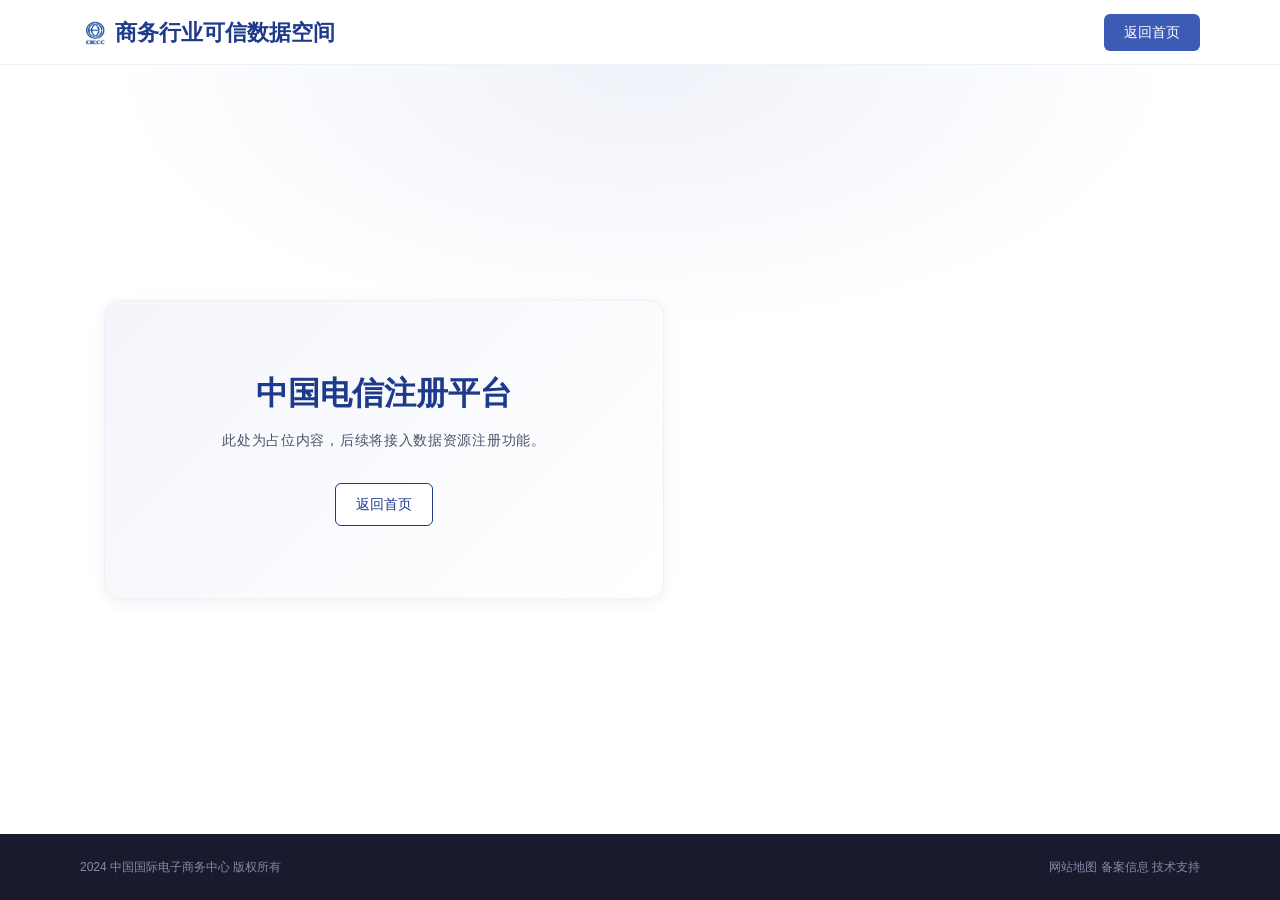
<file: register-dianxin.html>
<!DOCTYPE html>
<html lang="zh-CN">
<head>
  <meta charset="UTF-8">
  <meta name="viewport" content="width=device-width, initial-scale=1.0">
  <title>中国电信注册平台</title>
  <style>
    :root {
      --primary: #1E3A8A;
      --primary-light: #3B5BB5;
      --primary-bg: #EEF1F9;
      --bg-page: #FFFFFF;
      --bg-section: #F1F5F9;
      --text-primary: #0A1628;
      --text-secondary: #475569;
      --text-tertiary: #64748B;
      --border: #E2E8F0;
      --border-light: #EDF2F7;
      --footer-bg: #1A1A2E;
      --footer-text: #8888A8;
      --white: #FFFFFF;
      --radius-sm: 6px;
      --radius-md: 8px;
      --radius-lg: 12px;
      --radius-xl: 16px;
      --shadow-card: 0 4px 16px rgba(0, 0, 0, 0.06);
    }

    * {
      margin: 0;
      padding: 0;
      box-sizing: border-box;
    }

    body {
      font-family: "Inter", -apple-system, BlinkMacSystemFont, "PingFang SC", "Microsoft YaHei", sans-serif;
      color: var(--text-primary);
      background: var(--bg-page);
      line-height: 1.5;
      min-width: 320px;
      min-height: 100vh;
      display: flex;
      flex-direction: column;
    }

    a {
      text-decoration: none;
      color: inherit;
    }

    button {
      border: none;
      background: none;
      cursor: pointer;
      font-family: inherit;
    }

    .container {
      max-width: 1440px;
      margin: 0 auto;
      padding: 0 80px;
      width: 100%;
    }

    /* 导航栏 */
    .navbar {
      position: sticky;
      top: 0;
      z-index: 100;
      background: rgba(255, 255, 255, 0.96);
      backdrop-filter: blur(8px);
      border-bottom: 1px solid var(--border-light);
    }

    .navbar-inner {
      height: 64px;
      display: flex;
      align-items: center;
      justify-content: space-between;
    }

    .nav-left {
      display: flex;
      align-items: center;
      gap: 8px;
    }

    .logo-img {
      width: 27px;
      height: 32px;
      border-radius: 6px;
      object-fit: cover;
    }

    .logo-text {
      font-size: 22px;
      font-weight: 600;
      color: #1E3A8A;
      white-space: nowrap;
    }

    .btn-primary {
      display: inline-block;
      background: var(--primary-light);
      color: var(--white);
      padding: 8px 20px;
      border-radius: var(--radius-sm);
      font-size: 14px;
      font-weight: 500;
      transition: opacity 0.2s, transform 0.2s;
    }

    .btn-primary:hover {
      opacity: 0.9;
      transform: translateY(-1px);
    }

    /* 主内容区（占位） */
    .page-main {
      flex: 1;
      display: flex;
      align-items: center;
      justify-content: center;
      padding: 64px 24px;
      background: radial-gradient(ellipse 60% 50% at 50% 0%, rgba(59, 91, 181, 0.08), transparent 70%);
    }

    .placeholder-card {
      max-width: 560px;
      width: 100%;
      text-align: center;
      padding: 72px 48px;
      background: linear-gradient(135deg, rgba(238, 241, 249, 0.7) 0%, var(--white) 100%);
      border: 1px solid var(--border-light);
      border-radius: var(--radius-xl);
      box-shadow: var(--shadow-card);
    }

    .placeholder-title {
      font-size: 32px;
      font-weight: 700;
      line-height: 1.3;
      color: var(--primary);
      margin-bottom: 16px;
    }

    .placeholder-desc {
      font-size: 14px;
      color: var(--text-secondary);
      margin-bottom: 32px;
      letter-spacing: 0.05em;
    }

    .btn-outline {
      display: inline-block;
      padding: 10px 20px;
      border-radius: var(--radius-sm);
      border: 1px solid var(--primary);
      color: var(--primary);
      font-size: 14px;
      font-weight: 500;
      background: var(--white);
      transition: all 0.2s;
    }

    .btn-outline:hover {
      background: var(--primary-bg);
    }

    /* 页脚 */
    .footer {
      background: var(--footer-bg);
      color: var(--footer-text);
      padding: 24px 0;
    }

    .footer-bottom {
      display: flex;
      justify-content: space-between;
      align-items: center;
      font-size: 12px;
      flex-wrap: wrap;
      gap: 12px;
    }

    @media (max-width: 768px) {
      .container {
        padding: 0 24px;
      }

      .placeholder-card {
        padding: 48px 24px;
      }

      .placeholder-title {
        font-size: 24px;
      }
    }
  </style>
</head>
<body>
  <!-- 导航栏 -->
  <nav class="navbar">
    <div class="container navbar-inner">
      <div class="nav-left">
        <img src="./assets/images/2_5-20260821_150924995.png" alt="Logo" class="logo-img">
        <span class="logo-text">商务行业可信数据空间</span>
      </div>
      <div class="nav-right">
        <a href="index.html" class="btn-primary">返回首页</a>
      </div>
    </div>
  </nav>

  <!-- 主内容区（占位） -->
  <main class="page-main">
    <div class="container">
      <div class="placeholder-card">
        <h1 class="placeholder-title">中国电信注册平台</h1>
        <p class="placeholder-desc">此处为占位内容，后续将接入数据资源注册功能。</p>
        <a href="index.html" class="btn-outline">返回首页</a>
      </div>
    </div>
  </main>

  <!-- 页脚 -->
  <footer class="footer">
    <div class="container">
      <div class="footer-bottom">
        <span>2024 中国国际电子商务中心 版权所有</span>
        <div class="footer-bottom-links">
          <a href="#">网站地图</a>
          <a href="#">备案信息</a>
          <a href="#">技术支持</a>
        </div>
      </div>
    </div>
  </footer>
</body>
</html>
</file>
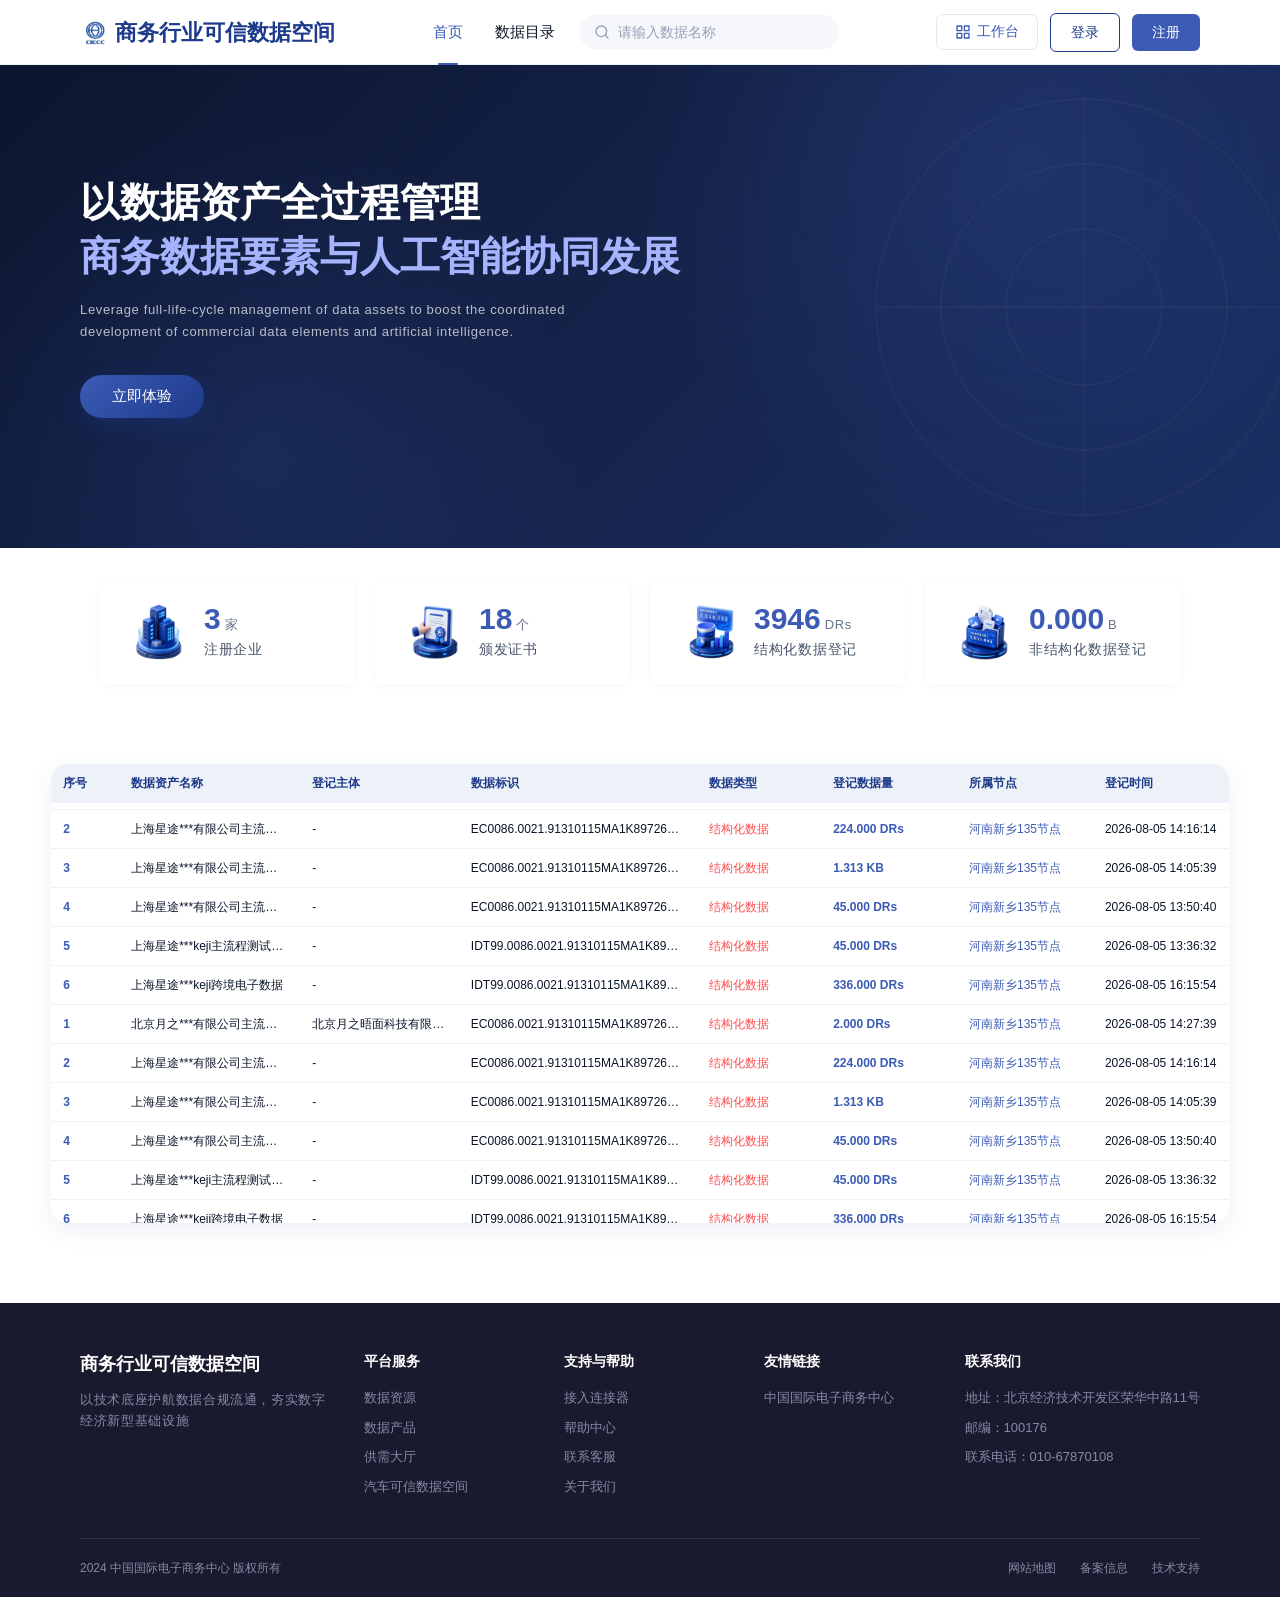
<file: register-pku.html>
<!DOCTYPE html>
<html lang="zh-CN">
<head>
  <meta charset="UTF-8">
  <meta name="viewport" content="width=device-width, initial-scale=1.0">
  <title>北大登记平台</title>
  <style>
    :root {
      --primary: #1E3A8A;
      --primary-light: #3B5BB5;
      --primary-bg: #EEF1F9;
      --bg-page: #FFFFFF;
      --bg-section: #F1F5F9;
      --text-primary: #0A1628;
      --text-secondary: #475569;
      --text-tertiary: #64748B;
      --border: #E2E8F0;
      --border-light: #EDF2F7;
      --footer-bg: #1A1A2E;
      --footer-text: #8888A8;
      --white: #FFFFFF;
      --shadow: 0 2px 8px rgba(0, 0, 0, 0.04);
      --shadow-card: 0 4px 16px rgba(0, 0, 0, 0.06);
      --radius-sm: 6px;
      --radius-md: 8px;
      --radius-lg: 12px;
      --radius-xl: 16px;
      --radius-full: 999px;
    }

    * {
      margin: 0;
      padding: 0;
      box-sizing: border-box;
    }

    body {
      font-family: "Inter", -apple-system, BlinkMacSystemFont, "PingFang SC", "Microsoft YaHei", sans-serif;
      color: var(--text-primary);
      background: var(--bg-page);
      line-height: 1.5;
      min-width: 320px;
    }

    a {
      text-decoration: none;
      color: inherit;
    }

    button {
      border: none;
      background: none;
      cursor: pointer;
      font-family: inherit;
    }

    img {
      max-width: 100%;
      display: block;
    }

    .container {
      max-width: 1440px;
      margin: 0 auto;
      padding: 0 80px;
      width: 100%;
    }

    /* 导航栏 */
    .navbar {
      position: sticky;
      top: 0;
      z-index: 100;
      background: rgba(255, 255, 255, 0.96);
      backdrop-filter: blur(8px);
      border-bottom: 1px solid var(--border-light);
    }

    .navbar-inner {
      height: 64px;
      display: flex;
      align-items: center;
      justify-content: space-between;
      flex-wrap: nowrap;
    }

    .nav-left {
      display: flex;
      align-items: center;
      gap: 8px;
      flex-shrink: 0;
    }

    .logo-img {
      width: 27px;
      height: 32px;
      border-radius: 6px;
      object-fit: cover;
    }

    .logo-text {
      font-size: 22px;
      font-weight: 600;
      color: #1E3A8A;
      white-space: nowrap;
    }

    .nav-center {
      flex: 1;
      display: flex;
      align-items: center;
      justify-content: center;
      gap: 24px;
      min-width: 0;
    }

    .nav-menu {
      display: flex;
      align-items: center;
      gap: 32px;
    }

    .nav-menu a {
      font-size: 15px;
      font-weight: 500;
      color: var(--text-primary);
      position: relative;
      transition: color 0.2s;
    }

    .nav-menu a:hover,
    .nav-menu a.active {
      color: var(--primary-light);
    }

    .nav-menu a.active::after {
      content: "";
      position: absolute;
      bottom: -22px;
      left: 50%;
      transform: translateX(-50%);
      width: 20px;
      height: 2px;
      background: var(--primary-light);
      border-radius: 2px;
    }

    .nav-search {
      display: flex;
      align-items: center;
      gap: 8px;
      width: 260px;
      max-width: 100%;
      padding: 8px 14px;
      background: #F5F7FA;
      border-radius: var(--radius-full);
      border: 1px solid transparent;
      transition: border-color 0.2s, background 0.2s;
    }

    .nav-search:focus-within {
      background: #fff;
      border-color: var(--primary-light);
    }

    .nav-search .search-icon {
      width: 16px;
      height: 16px;
      color: #94A3B8;
      flex-shrink: 0;
    }

    .nav-search input {
      flex: 1;
      border: none;
      background: transparent;
      outline: none;
      font-size: 14px;
      color: var(--text-primary);
      min-width: 0;
    }

    .nav-search input::placeholder {
      color: #94A3B8;
    }

    .nav-right {
      flex-shrink: 0;
      display: flex;
      align-items: center;
      gap: 12px;
    }

    .btn-workbench {
      display: flex;
      align-items: center;
      gap: 6px;
      padding: 8px 18px;
      background: #fff;
      color: var(--primary-light);
      border: 1px solid #E2E8F0;
      border-radius: var(--radius-sm);
      font-size: 14px;
      font-weight: 500;
      cursor: pointer;
      transition: background 0.2s, border-color 0.2s;
      white-space: nowrap;
    }

    .btn-workbench:hover {
      background: var(--primary-bg);
      border-color: var(--primary-light);
    }

    .btn-workbench svg {
      width: 16px;
      height: 16px;
    }

    .btn-outline-sm {
      display: inline-flex;
      align-items: center;
      justify-content: center;
      padding: 8px 20px;
      border-radius: var(--radius-sm);
      border: 1px solid var(--primary);
      color: var(--primary);
      font-size: 14px;
      font-weight: 500;
      background: var(--white);
      transition: all 0.2s;
      cursor: pointer;
    }

    .btn-outline-sm:hover {
      background: var(--primary-bg);
    }

    .btn-primary-sm {
      display: inline-flex;
      align-items: center;
      justify-content: center;
      padding: 8px 20px;
      border-radius: var(--radius-sm);
      background: var(--primary-light);
      color: var(--white);
      font-size: 14px;
      font-weight: 500;
      transition: opacity 0.2s;
      cursor: pointer;
    }

    .btn-primary-sm:hover {
      opacity: 0.9;
    }

    /* Hero */
    .hero {
      position: relative;
      background: linear-gradient(135deg, #0C152E 0%, #15234A 50%, #1A2F63 100%);
      overflow: hidden;
    }

    .hero::before {
      content: "";
      position: absolute;
      inset: 0;
      background:
        radial-gradient(circle at 80% 20%, rgba(59, 91, 181, 0.25) 0%, transparent 35%),
        radial-gradient(circle at 20% 80%, rgba(59, 91, 181, 0.18) 0%, transparent 30%);
      pointer-events: none;
    }

    .hero-decoration {
      position: absolute;
      right: -5%;
      top: 50%;
      transform: translateY(-50%);
      width: 520px;
      height: 520px;
      opacity: 0.35;
      pointer-events: none;
    }

    .hero-decoration svg {
      width: 100%;
      height: 100%;
      color: rgba(255, 255, 255, 0.12);
    }

    .hero-inner {
      position: relative;
      z-index: 2;
      max-width: 1440px;
      margin: 0 auto;
      padding: 110px 80px 130px;
      display: flex;
      align-items: center;
      min-height: 420px;
    }

    .hero-content {
      max-width: 600px;
    }

    .hero-title {
      font-size: 40px;
      font-weight: 700;
      line-height: 1.35;
      color: var(--white);
      margin-bottom: 16px;
    }

    .hero-title .accent {
      color: #A5B4FC;
    }

    .hero-desc {
      font-size: 13px;
      color: rgba(255, 255, 255, 0.7);
      line-height: 1.7;
      margin-bottom: 32px;
      max-width: 520px;
      letter-spacing: 0.05em;
    }

    .hero-btn {
      display: inline-flex;
      align-items: center;
      justify-content: center;
      padding: 12px 32px;
      background: linear-gradient(135deg, #3B5BB5 0%, #1E3A8A 100%);
      color: var(--white);
      font-size: 15px;
      font-weight: 500;
      border-radius: var(--radius-full);
      box-shadow: 0 8px 22px rgba(30, 58, 138, 0.35);
      transition: opacity 0.2s, transform 0.2s;
      cursor: pointer;
    }

    .hero-btn:hover {
      opacity: 0.95;
      transform: translateY(-2px);
    }

    /* 平台概况 */
    .overview-section {
      padding: 32px 0 40px;
      background: var(--bg-page);
    }

    .section-header {
      display: none;
    }

    .section-icon {
      display: none;
    }

    .section-title {
      display: none;
    }

    .section-subtitle {
      display: none;
      letter-spacing: 0.1em;
    }

    .stats-grid {
      display: grid;
      grid-template-columns: repeat(4, 1fr);
      gap: 20px;
      max-width: 1080px;
      margin: 0 auto;
    }

    .stat-card {
      display: flex;
      align-items: center;
      gap: 16px;
      padding: 24px 32px;
      background: rgba(255, 255, 255, 0.55);
      border-radius: var(--radius-md);
      box-shadow: var(--shadow), inset 0 1px 0 rgba(255, 255, 255, 0.6);
      backdrop-filter: blur(4px);
    }

    .stat-icon {
      width: 56px;
      height: 56px;
      display: flex;
      align-items: center;
      justify-content: center;
      flex-shrink: 0;
    }

    .stat-icon img {
      width: 100%;
      height: 100%;
      object-fit: contain;
    }

    .stat-main {
      display: flex;
      align-items: baseline;
      gap: 4px;
      margin-bottom: 4px;
    }

    .stat-number {
      font-size: 30px;
      font-weight: 700;
      color: var(--primary-light);
      line-height: 1;
      font-variant-numeric: tabular-nums;
    }

    .stat-unit {
      font-size: 13px;
      color: var(--text-tertiary);
      letter-spacing: 0.05em;
    }

    .stat-label {
      font-size: 14px;
      color: var(--text-secondary);
      letter-spacing: 0.05em;
    }

    /* 数据登记动态表格 */
    .registry-section-wrap {
      padding: 40px 0 80px;
      background: var(--bg-page);
    }

    .registry-section {
      background: #fff;
      border-radius: var(--radius-xl);
      padding: 0;
      box-shadow: 0 8px 24px rgba(30, 58, 138, 0.08);
      margin-bottom: 0;
      width: 92vw;
      max-width: 92vw;
      position: relative;
      left: 50%;
      transform: translateX(-50%);
      box-sizing: border-box;
      overflow: hidden;
    }

    .registry-table-wrap {
      max-height: 420px;
      overflow-y: hidden;
      position: relative;
    }

    .registry-table {
      width: 100%;
      border-collapse: collapse;
      font-size: 12px;
      table-layout: fixed;
    }

    .registry-table th,
    .registry-table td {
      padding: 10px 12px;
      text-align: left;
      border-bottom: 1px solid #eef1f6;
      white-space: nowrap;
      overflow: hidden;
      text-overflow: ellipsis;
    }

    .registry-table th {
      background: #EDF1F8;
      color: var(--primary);
      font-weight: 600;
      overflow: visible;
      text-overflow: clip;
    }

    .registry-table-head {
      border-bottom: 1px solid #eef1f6;
    }

    .registry-table-head th {
      border-bottom: none;
    }

    .registry-table tbody tr:hover {
      background: #F4F6FB;
    }

    .registry-table .cell-num {
      color: var(--primary-light);
      font-weight: 600;
      font-variant-numeric: tabular-nums;
    }

    .registry-table .cell-highlight {
      color: #FF4D4F;
      font-weight: 500;
    }

    .registry-table .cell-node {
      color: var(--primary-light);
    }

    /* 页脚 */
    .footer {
      background: var(--footer-bg);
      color: var(--footer-text);
      padding: 48px 0 0;
    }

    .footer-top {
      display: grid;
      grid-template-columns: 1.5fr 1fr 1fr 1fr max-content;
      gap: 32px;
      padding-bottom: 32px;
    }

    .footer-contact-col .footer-link {
      white-space: nowrap;
    }

    .footer-brand-title {
      font-size: 18px;
      font-weight: 600;
      color: var(--white);
      margin-bottom: 12px;
    }

    .footer-brand-desc {
      font-size: 13px;
      line-height: 1.6;
      color: var(--footer-text);
      letter-spacing: 0.05em;
    }

    .footer-col-title {
      font-size: 14px;
      font-weight: 600;
      color: var(--white);
      margin-bottom: 16px;
    }

    .footer-link {
      display: block;
      font-size: 13px;
      color: var(--footer-text);
      margin-bottom: 10px;
      transition: color 0.2s;
    }

    .footer-link:hover {
      color: var(--white);
    }

    .footer-divider {
      height: 1px;
      background: rgba(255, 255, 255, 0.1);
    }

    .footer-bottom {
      display: flex;
      justify-content: space-between;
      align-items: center;
      padding: 20px 0;
      font-size: 12px;
      color: var(--footer-text);
      flex-wrap: wrap;
      gap: 12px;
    }

    .footer-bottom-links {
      display: flex;
      gap: 24px;
    }

    .footer-bottom-links a:hover {
      color: var(--white);
    }

    /* 响应式 */
    @media (max-width: 1200px) {
      .container {
        padding: 0 48px;
      }

      .hero-inner {
        padding: 80px 48px 100px;
      }

      .nav-center {
        gap: 16px;
      }

      .nav-menu {
        gap: 24px;
      }

      .stats-grid {
        grid-template-columns: repeat(2, 1fr);
      }
    }

    @media (max-width: 992px) {
      .navbar-inner {
        flex-wrap: wrap;
        height: auto;
        padding: 12px 0;
      }

      .nav-center {
        order: 3;
        width: 100%;
        justify-content: flex-start;
        margin-top: 12px;
      }

      .hero-inner {
        min-height: auto;
        padding: 72px 48px 88px;
      }

      .hero-title {
        font-size: 32px;
      }

      .hero-decoration {
        width: 360px;
        height: 360px;
      }

      .registry-section {
        width: 95vw;
        max-width: 95vw;
      }

      .footer-top {
        grid-template-columns: repeat(2, 1fr);
      }
    }

    @media (max-width: 768px) {
      .container {
        padding: 0 24px;
      }

      .hero-inner {
        padding: 64px 24px 80px;
      }

      .hero-title {
        font-size: 26px;
      }

      .hero-desc {
        font-size: 13px;
      }

      .nav-search {
        width: 100%;
      }

      .nav-right {
        gap: 8px;
      }

      .btn-workbench,
      .btn-outline-sm,
      .btn-primary-sm {
        padding: 6px 14px;
        font-size: 13px;
      }

      .stats-grid {
        grid-template-columns: 1fr;
      }

      .registry-section {
        width: 100vw;
        max-width: 100vw;
        border-radius: 0;
      }

      .registry-table {
        font-size: 12px;
      }

      .registry-table th,
      .registry-table td {
        padding: 10px 12px;
      }

      .footer-top {
        grid-template-columns: 1fr;
        gap: 32px;
      }

      .footer-bottom {
        flex-direction: column;
        align-items: flex-start;
      }
    }
  </style>
</head>
<body>
  <!-- 导航栏 -->
  <nav class="navbar">
    <div class="container navbar-inner">
      <div class="nav-left">
        <img src="./assets/images/2_5-20260821_150924995.png" alt="Logo" class="logo-img">
        <span class="logo-text">商务行业可信数据空间</span>
      </div>
      <div class="nav-center">
        <div class="nav-menu">
          <a href="index.html" class="active">首页</a>
          <a href="#">数据目录</a>
        </div>
        <div class="nav-search">
          <svg class="search-icon" viewBox="0 0 24 24" fill="none" stroke="currentColor" stroke-width="2" stroke-linecap="round" stroke-linejoin="round">
            <circle cx="11" cy="11" r="8"/>
            <path d="m21 21-4.35-4.35"/>
          </svg>
          <input type="text" placeholder="请输入数据名称">
        </div>
      </div>
      <div class="nav-right">
        <button class="btn-workbench">
          <svg viewBox="0 0 24 24" fill="none" stroke="currentColor" stroke-width="2" stroke-linecap="round" stroke-linejoin="round">
            <rect x="3" y="3" width="7" height="7"/>
            <rect x="14" y="3" width="7" height="7"/>
            <rect x="14" y="14" width="7" height="7"/>
            <rect x="3" y="14" width="7" height="7"/>
          </svg>
          工作台
        </button>
        <a href="#" class="btn-outline-sm">登录</a>
        <a href="#" class="btn-primary-sm">注册</a>
      </div>
    </div>
  </nav>

  <!-- Hero -->
  <section class="hero">
    <div class="hero-decoration">
      <svg viewBox="0 0 200 200" fill="none">
        <circle cx="100" cy="100" r="80" stroke="currentColor" stroke-width="0.5"/>
        <circle cx="100" cy="100" r="55" stroke="currentColor" stroke-width="0.5"/>
        <circle cx="100" cy="100" r="30" stroke="currentColor" stroke-width="0.5"/>
        <line x1="100" y1="20" x2="100" y2="180" stroke="currentColor" stroke-width="0.5"/>
        <line x1="20" y1="100" x2="180" y2="100" stroke="currentColor" stroke-width="0.5"/>
      </svg>
    </div>
    <div class="hero-inner">
      <div class="hero-content">
        <h1 class="hero-title">
          以数据资产全过程管理<br>
          <span class="accent">商务数据要素与人工智能协同发展</span>
        </h1>
        <p class="hero-desc">
          Leverage full-life-cycle management of data assets to boost the coordinated development of commercial data elements and artificial intelligence.
        </p>
        <button class="hero-btn" onclick="document.getElementById('overview').scrollIntoView({behavior: 'smooth'})">立即体验</button>
      </div>
    </div>
  </section>

  <!-- 平台概况 -->
  <section class="overview-section" id="overview">
    <div class="container">
      <div class="section-header">
        <h2 class="section-title">平台概况</h2>
        <p class="section-subtitle">Platform Overview</p>
      </div>
      <div class="stats-grid">
        <div class="stat-card">
          <div class="stat-icon">
            <img src="assets/images/icon/企业数.png" alt="注册企业">
          </div>
          <div>
            <div class="stat-main">
              <span class="stat-number">3</span>
              <span class="stat-unit">家</span>
            </div>
            <div class="stat-label">注册企业</div>
          </div>
        </div>
        <div class="stat-card">
          <div class="stat-icon">
            <img src="assets/images/icon/颁发证书.png" alt="颁发证书">
          </div>
          <div>
            <div class="stat-main">
              <span class="stat-number">18</span>
              <span class="stat-unit">个</span>
            </div>
            <div class="stat-label">颁发证书</div>
          </div>
        </div>
        <div class="stat-card">
          <div class="stat-icon">
            <img src="assets/images/icon/结构化数据登记.png" alt="结构化数据登记">
          </div>
          <div>
            <div class="stat-main">
              <span class="stat-number">3946</span>
              <span class="stat-unit">DRs</span>
            </div>
            <div class="stat-label">结构化数据登记</div>
          </div>
        </div>
        <div class="stat-card">
          <div class="stat-icon">
            <img src="assets/images/icon/非结构化数据登记.png" alt="非结构化数据登记">
          </div>
          <div>
            <div class="stat-main">
              <span class="stat-number">0.000</span>
              <span class="stat-unit">B</span>
            </div>
            <div class="stat-label">非结构化数据登记</div>
          </div>
        </div>
      </div>
    </div>
  </section>

  <!-- 数据登记动态 -->
  <section class="registry-section-wrap">
    <div class="registry-section">
      <table class="registry-table registry-table-head">
        <colgroup>
          <col style="width:6%"><col style="width:16%"><col style="width:14%"><col style="width:21%"><col style="width:11%"><col style="width:12%"><col style="width:12%"><col style="width:12%">
        </colgroup>
        <thead>
          <tr>
            <th>序号</th>
            <th>数据资产名称</th>
            <th>登记主体</th>
            <th>数据标识</th>
            <th>数据类型</th>
            <th>登记数据量</th>
            <th>所属节点</th>
            <th>登记时间</th>
          </tr>
        </thead>
      </table>
      <div class="registry-table-wrap">
        <table class="registry-table">
          <colgroup>
            <col style="width:6%"><col style="width:16%"><col style="width:14%"><col style="width:21%"><col style="width:11%"><col style="width:12%"><col style="width:12%"><col style="width:12%">
          </colgroup>
          <tbody class="scroll-body">
            <tr>
              <td><span class="cell-num">1</span></td>
              <td title="北京月之***有限公司主流程测试数据">北京月之***有限公司主流程测试数据</td>
              <td title="北京月之晤面科技有限公司">北京月之晤面科技有限公司</td>
              <td title="EC0086.0021.91310115MA1K89726P.0010">EC0086.0021.91310115MA1K89726P.0010</td>
              <td><span class="cell-highlight">结构化数据</span></td>
              <td><span class="cell-num">2.000 DRs</span></td>
              <td class="cell-node" title="河南新乡135节点">河南新乡135节点</td>
              <td>2026-08-05 14:27:39</td>
            </tr>
            <tr>
              <td><span class="cell-num">2</span></td>
              <td title="上海星途***有限公司主流程测试数据">上海星途***有限公司主流程测试数据</td>
              <td title="上海星途科技有限公司">-</td>
              <td title="EC0086.0021.91310115MA1K89726P.0010">EC0086.0021.91310115MA1K89726P.0010</td>
              <td><span class="cell-highlight">结构化数据</span></td>
              <td><span class="cell-num">224.000 DRs</span></td>
              <td class="cell-node" title="河南新乡135节点">河南新乡135节点</td>
              <td>2026-08-05 14:16:14</td>
            </tr>
            <tr>
              <td><span class="cell-num">3</span></td>
              <td title="上海星途***有限公司主流程测试数据">上海星途***有限公司主流程测试数据</td>
              <td title="上海星途科技有限公司">-</td>
              <td title="EC0086.0021.91310115MA1K89726P.0010">EC0086.0021.91310115MA1K89726P.0010</td>
              <td><span class="cell-highlight">结构化数据</span></td>
              <td><span class="cell-num">1.313 KB</span></td>
              <td class="cell-node" title="河南新乡135节点">河南新乡135节点</td>
              <td>2026-08-05 14:05:39</td>
            </tr>
            <tr>
              <td><span class="cell-num">4</span></td>
              <td title="上海星途***有限公司主流程测试数据">上海星途***有限公司主流程测试数据</td>
              <td title="上海星途科技有限公司">-</td>
              <td title="EC0086.0021.91310115MA1K89726P.0010">EC0086.0021.91310115MA1K89726P.0010</td>
              <td><span class="cell-highlight">结构化数据</span></td>
              <td><span class="cell-num">45.000 DRs</span></td>
              <td class="cell-node" title="河南新乡135节点">河南新乡135节点</td>
              <td>2026-08-05 13:50:40</td>
            </tr>
            <tr>
              <td><span class="cell-num">5</span></td>
              <td title="上海星途***keji主流程测试数据">上海星途***keji主流程测试数据</td>
              <td title="上海星途科技有限公司">-</td>
              <td title="IDT99.0086.0021.91310115MA1K89726P">IDT99.0086.0021.91310115MA1K89726P</td>
              <td><span class="cell-highlight">结构化数据</span></td>
              <td><span class="cell-num">45.000 DRs</span></td>
              <td class="cell-node" title="河南新乡135节点">河南新乡135节点</td>
              <td>2026-08-05 13:36:32</td>
            </tr>
            <tr>
              <td><span class="cell-num">6</span></td>
              <td title="上海星途***keji跨境电子数据">上海星途***keji跨境电子数据</td>
              <td title="上海星途科技有限公司">-</td>
              <td title="IDT99.0086.0021.91310115MA1K89726P">IDT99.0086.0021.91310115MA1K89726P</td>
              <td><span class="cell-highlight">结构化数据</span></td>
              <td><span class="cell-num">336.000 DRs</span></td>
              <td class="cell-node" title="河南新乡135节点">河南新乡135节点</td>
              <td>2026-08-05 16:15:54</td>
            </tr>
          </tbody>
        </table>
      </div>
    </div>
  </section>

  <!-- 页脚 -->
  <footer class="footer">
    <div class="container">
      <div class="footer-top">
        <div class="footer-col">
          <div class="footer-brand-title">商务行业可信数据空间</div>
          <p class="footer-brand-desc">以技术底座护航数据合规流通，夯实数字经济新型基础设施</p>
        </div>
        <div class="footer-col">
          <div class="footer-col-title">平台服务</div>
          <a href="#" class="footer-link">数据资源</a>
          <a href="#" class="footer-link">数据产品</a>
          <a href="#" class="footer-link">供需大厅</a>
          <a href="car-data-space.html" class="footer-link">汽车可信数据空间</a>
        </div>
        <div class="footer-col">
          <div class="footer-col-title">支持与帮助</div>
          <a href="#" class="footer-link">接入连接器</a>
          <a href="#" class="footer-link">帮助中心</a>
          <a href="#" class="footer-link">联系客服</a>
          <a href="#" class="footer-link">关于我们</a>
        </div>
        <div class="footer-col">
          <div class="footer-col-title">友情链接</div>
          <a href="#" class="footer-link">中国国际电子商务中心</a>
        </div>
        <div class="footer-col footer-contact-col">
          <div class="footer-col-title">联系我们</div>
          <a href="#" class="footer-link">地址：北京经济技术开发区荣华中路11号</a>
          <a href="#" class="footer-link">邮编：100176</a>
          <a href="#" class="footer-link">联系电话：010-67870108</a>
        </div>
      </div>
      <div class="footer-divider"></div>
      <div class="footer-bottom">
        <span>2024 中国国际电子商务中心 版权所有</span>
        <div class="footer-bottom-links">
          <a href="#">网站地图</a>
          <a href="#">备案信息</a>
          <a href="#">技术支持</a>
        </div>
      </div>
    </div>
  </footer>

  <script>
    // 数据登记动态表格自动滚动
    (function initRegistryScroll() {
      const wrap = document.querySelector('.registry-table-wrap');
      const tbody = document.querySelector('.registry-table tbody');
      if (!wrap || !tbody) return;

      tbody.innerHTML += tbody.innerHTML;

      let scrollPos = 0;
      const rowHeight = 44;
      let paused = false;
      let rafId = null;

      function scroll() {
        if (!paused) {
          scrollPos += 0.5;
          if (scrollPos >= tbody.scrollHeight / 2) {
            scrollPos = 0;
          }
          wrap.scrollTop = scrollPos;
        }
        rafId = requestAnimationFrame(scroll);
      }

      wrap.addEventListener('mouseenter', () => { paused = true; });
      wrap.addEventListener('mouseleave', () => { paused = false; });

      scroll();
    })();
  </script>
</body>
</html>
</file>
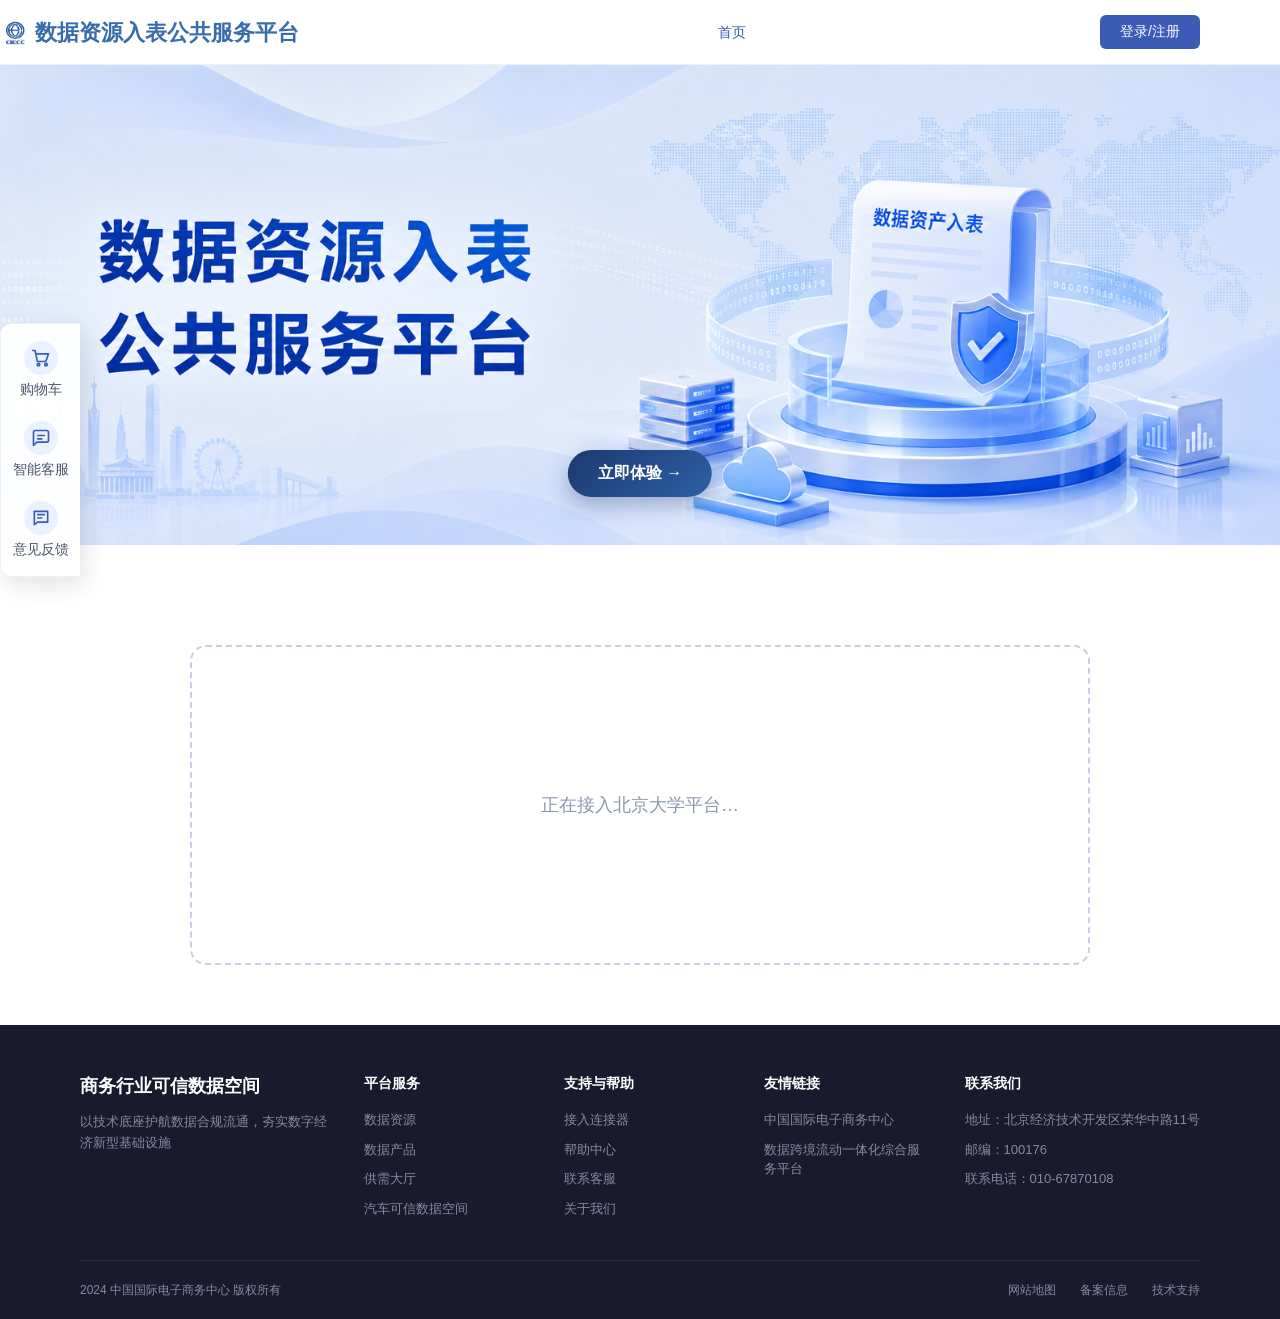
<file: rukiao.html>
<!DOCTYPE html>
<html lang="zh-CN">
<head>
  <meta charset="UTF-8">
  <meta name="viewport" content="width=device-width, initial-scale=1.0">
  <title>数据资源入表公共服务平台</title>
  <style>
    :root {
      --primary: #1E3A8A;
      --primary-light: #3B5BB5;
      --primary-bg: #EEF1F9;
      --bg-page: #FFFFFF;
      --bg-section: #F1F5F9;
      --text-primary: #0A1628;
      --text-secondary: #475569;
      --text-tertiary: #64748B;
      --border: #E2E8F0;
      --border-light: #EDF2F7;
      --footer-bg: #1A1A2E;
      --footer-text: #8888A8;
      --white: #FFFFFF;
      --shadow: 0 2px 8px rgba(0, 0, 0, 0.04);
      --shadow-card: 0 4px 16px rgba(0, 0, 0, 0.06);
      --radius-sm: 6px;
      --radius-md: 8px;
      --radius-lg: 12px;
      --radius-xl: 16px;
      --radius-full: 999px;
    }

    * {
      margin: 0;
      padding: 0;
      box-sizing: border-box;
    }

    body {
      font-family: "Inter", -apple-system, BlinkMacSystemFont, "PingFang SC", "Microsoft YaHei", sans-serif;
      color: var(--text-primary);
      background: var(--bg-page);
      line-height: 1.5;
      min-width: 320px;
    }

    a {
      text-decoration: none;
      color: inherit;
    }

    button {
      border: none;
      background: none;
      cursor: pointer;
      font-family: inherit;
    }

    img {
      max-width: 100%;
      display: block;
    }

    .container {
      max-width: 1440px;
      margin: 0 auto;
      padding: 0 80px;
    }

    /* 导航栏 */
    .navbar {
      position: sticky;
      top: 0;
      z-index: 100;
      background: rgba(255, 255, 255, 0.96);
      backdrop-filter: blur(8px);
      border-bottom: 1px solid var(--border-light);
    }

    .navbar-inner {
      height: 64px;
      display: flex;
      align-items: center;
      justify-content: space-between;
      flex-wrap: nowrap;
    }

    .nav-left {
      display: flex;
      align-items: center;
      gap: 8px;
      transform: translateX(-80px);
      flex-shrink: 0;
    }

    .nav-center {
      flex: 1;
      display: flex;
      align-items: center;
      justify-content: center;
      gap: 24px;
      min-width: 0;
    }

    .nav-right {
      flex-shrink: 0;
      margin-left: 16px;
      display: flex;
      align-items: center;
      gap: 12px;
    }

    .nav-search {
      display: none;
      align-items: center;
      gap: 8px;
      width: 320px;
      max-width: 100%;
      padding: 8px 14px;
      background: #F5F7FA;
      border-radius: var(--radius-full);
      border: 1px solid transparent;
      transition: border-color 0.2s, background 0.2s;
    }

    .nav-search:not([hidden]) {
      display: flex;
    }

    .nav-search:focus-within {
      background: #fff;
      border-color: var(--primary-light);
    }

    .nav-search .search-icon {
      width: 16px;
      height: 16px;
      color: #94A3B8;
      flex-shrink: 0;
    }

    .nav-search input {
      flex: 1;
      border: none;
      background: transparent;
      outline: none;
      font-size: 14px;
      color: var(--text-primary);
      min-width: 0;
    }

    .nav-search input::placeholder {
      color: #94A3B8;
    }

    .btn-workbench {
      display: none;
      align-items: center;
      gap: 6px;
      padding: 8px 18px;
      background: #fff;
      color: var(--primary-light);
      border: 1px solid #E2E8F0;
      border-radius: var(--radius-sm);
      font-size: 14px;
      font-weight: 500;
      cursor: pointer;
      transition: background 0.2s, border-color 0.2s;
      white-space: nowrap;
    }

    .btn-workbench:not([hidden]) {
      display: flex;
    }

    .btn-workbench:hover {
      background: var(--primary-bg);
      border-color: var(--primary-light);
    }

    .btn-workbench svg {
      width: 16px;
      height: 16px;
    }

    .logo-img {
      width: 27px;
      height: 32px;
      border-radius: 6px;
      object-fit: cover;
    }

    .logo-text {
      font-size: 22px;
      font-weight: 600;
      color: #396CAD;
      white-space: nowrap;
    }

    .nav-menu {
      display: none;
      align-items: center;
      gap: 32px;
    }

    .nav-menu:not([hidden]) {
      display: flex;
    }

    .nav-link {
      font-size: 14px;
      color: var(--text-secondary);
      transition: color 0.2s;
      white-space: nowrap;
    }

    .nav-link:hover,
    .nav-link.active {
      color: var(--primary-light);
    }

    /* 平台切换下拉 */
    .platform-switch {
      position: relative;
      margin-left: 16px;
    }

    .platform-btn {
      display: flex;
      align-items: center;
      gap: 6px;
      padding: 6px 14px;
      background: #1A3A6E;
      color: var(--white);
      border: none;
      border-radius: var(--radius-sm);
      font-size: 13px;
      font-weight: 500;
      cursor: pointer;
      white-space: nowrap;
    }

    .platform-btn svg {
      width: 14px;
      height: 14px;
      transition: transform 0.2s;
    }

    .platform-switch.open .platform-btn svg {
      transform: rotate(180deg);
    }

    .platform-menu {
      position: absolute;
      top: calc(100% + 6px);
      right: 0;
      min-width: 140px;
      background: #1A3A6E;
      border-radius: var(--radius-sm);
      box-shadow: 0 8px 24px rgba(0, 0, 0, 0.16);
      overflow: hidden;
      opacity: 0;
      visibility: hidden;
      transform: translateY(-6px);
      transition: all 0.2s;
      z-index: 110;
    }

    .platform-switch.open .platform-menu {
      opacity: 1;
      visibility: visible;
      transform: translateY(0);
    }

    .platform-option {
      display: block;
      width: 100%;
      padding: 10px 14px;
      text-align: left;
      background: transparent;
      color: var(--white);
      font-size: 13px;
      border: none;
      border-bottom: 1px solid rgba(255, 255, 255, 0.12);
      cursor: pointer;
      transition: background 0.2s;
    }

    .platform-option:last-child {
      border-bottom: none;
    }

    .platform-option:hover {
      background: rgba(255, 255, 255, 0.12);
    }

    /* 侧边栏 */
    .side-bar {
      position: fixed;
      top: 50%;
      left: 0;
      transform: translateY(-50%);
      z-index: 200;
      display: flex;
      flex-direction: column;
      gap: 4px;
      width: 80px;
      padding: 8px 4px;
      background: rgba(255, 255, 255, 0.96);
      border: 1px solid var(--border-light);
      border-right: 0;
      border-radius: var(--radius-lg) 0 0 var(--radius-lg);
      box-shadow: 4px 8px 24px rgba(15, 23, 42, 0.12);
    }

    .side-item {
      display: flex;
      flex-direction: column;
      align-items: center;
      justify-content: center;
      gap: 6px;
      width: 100%;
      min-height: 76px;
      padding: 8px 2px;
      border: 0;
      border-radius: var(--radius-md);
      background: transparent;
      color: var(--text-secondary);
      cursor: pointer;
      transition: all 0.2s;
    }

    .side-item:hover {
      background: var(--primary-bg);
      color: var(--primary-light);
    }

    .side-icon {
      display: flex;
      align-items: center;
      justify-content: center;
      width: 34px;
      height: 34px;
      flex-shrink: 0;
      color: var(--primary-light);
      background: #EAF2FF;
      border-radius: 50%;
    }

    .side-icon svg {
      width: 20px;
      height: 20px;
    }

    .side-label {
      max-width: none;
      opacity: 1;
      font-size: 14px;
      font-weight: 500;
      white-space: nowrap;
      transition: color 0.2s ease;
    }

    .side-toast {
      position: fixed;
      top: 24px;
      left: 50%;
      transform: translateX(-50%) translateY(-20px);
      z-index: 300;
      padding: 12px 24px;
      background: rgba(26, 26, 46, 0.92);
      color: var(--white);
      font-size: 14px;
      border-radius: var(--radius-md);
      opacity: 0;
      pointer-events: none;
      transition: opacity 0.25s, transform 0.25s;
    }

    .side-toast.show {
      opacity: 1;
      transform: translateX(-50%) translateY(0);
    }

    .nav-item-has-dropdown {
      position: relative;
      display: flex;
      align-items: center;
    }

    .nav-dropdown {
      position: absolute;
      top: 100%;
      left: 50%;
      transform: translateX(-50%);
      min-width: 160px;
      margin-top: 8px;
      padding: 8px 0;
      background: var(--white);
      border: 1px solid var(--border-light);
      border-radius: var(--radius-md);
      box-shadow: 0 8px 24px rgba(0, 0, 0, 0.08);
      opacity: 0;
      visibility: hidden;
      transition: opacity 0.2s, visibility 0.2s;
    }

    .nav-item-has-dropdown:hover .nav-dropdown {
      opacity: 1;
      visibility: visible;
    }

    .nav-dropdown-item {
      display: block;
      padding: 10px 20px;
      font-size: 14px;
      color: var(--text-secondary);
      white-space: nowrap;
      transition: background 0.2s, color 0.2s;
    }

    .nav-dropdown-item:hover {
      background: var(--primary-bg);
      color: var(--primary-light);
    }

    .btn-primary {
      display: inline-block;
      background: var(--primary-light);
      color: var(--white);
      padding: 8px 20px;
      border-radius: var(--radius-sm);
      font-size: 14px;
      font-weight: 500;
      transition: opacity 0.2s, transform 0.2s;
    }

    .btn-primary:hover {
      opacity: 0.9;
      transform: translateY(-1px);
    }

    /* Hero */
    .hero {
      position: relative;
      width: 100%;
      min-height: 480px;
      overflow: hidden;
    }

    .hero-slider {
      position: absolute;
      inset: 0;
      z-index: 0;
    }

    .hero-slide {
      position: absolute;
      inset: 0;
      opacity: 0;
      transition: opacity 0.8s ease-in-out;
      background-size: cover;
      background-position: right center;
      background-repeat: no-repeat;
    }

    .hero-slide.active {
      opacity: 1;
    }

    .hero-experience-btn {
      position: absolute;
      left: 50%;
      bottom: 48px;
      transform: translateX(-50%);
      z-index: 4;
      display: none;
      align-items: center;
      gap: 8px;
      padding: 13px 30px;
      font-size: 16px;
      font-weight: 600;
      color: #fff;
      background: linear-gradient(135deg, #1A3A6E, #2E5FA8);
      border: none;
      border-radius: 999px;
      cursor: pointer;
      box-shadow: 0 8px 22px rgba(26, 58, 110, 0.35);
      transition: background 0.25s, box-shadow 0.25s;
    }

    .hero-experience-btn:hover {
      background: linear-gradient(135deg, #2E5FA8, #4A7FD0);
      box-shadow: 0 10px 26px rgba(26, 58, 110, 0.45);
    }

    .hero-slide.active .hero-experience-btn {
      display: inline-flex;
    }

    .hero-inner {
      position: relative;
      z-index: 2;
      width: 100%;
      max-width: 1440px;
      height: 100%;
      min-height: 480px;
      margin: 0 auto;
      padding: 0 80px;
      display: flex;
      align-items: center;
      justify-content: flex-start;
    }

    .hero-content {
      position: relative;
      z-index: 3;
      max-width: 520px;
      text-align: left;
    }

    .hero-title,
    .hero-subtitle {
      text-align: left;
    }

    .hero-dots {
      position: static;
      z-index: 3;
      display: flex;
      align-items: center;
      justify-content: center;
      gap: 10px;
    }

    .hero-dot {
      width: 10px;
      height: 10px;
      border-radius: 50%;
      background: rgba(26, 58, 110, 0.35);
      border: 1px solid rgba(26, 58, 110, 0.45);
      cursor: pointer;
      transition: all 0.3s;
    }

    .hero-dot.active {
      width: 28px;
      border-radius: 999px;
      background: var(--primary-light);
      border-color: var(--primary-light);
    }

    /* 统计栏（含轮播指示器） */
    .stats {
      position: relative;
      z-index: 10;
      padding: 32px 0 40px;
      background: transparent;
    }

    .stats-dots {
      display: flex;
      justify-content: center;
      margin-bottom: 24px;
    }

    /* 平台概况（数据要素跨境） */
    .overview-grid {
      display: grid;
      grid-template-columns: repeat(6, 1fr);
      gap: 20px;
      margin-bottom: 48px;
    }

    .cross-border-top {
      padding-top: 40px;
    }

    .overview-card {
      background: #fff;
      border-radius: 16px;
      padding: 28px 32px;
      box-shadow: 0 8px 24px rgba(26, 58, 110, 0.08);
      display: flex;
      align-items: center;
      gap: 18px;
    }

    .overview-card .oc-icon {
      width: 48px;
      height: 48px;
      border-radius: 12px;
      background: linear-gradient(135deg, #1A3A6E, #2E5FA8);
      flex-shrink: 0;
    }

    .overview-card .oc-num {
      font-size: 30px;
      font-weight: 700;
      color: var(--primary);
      line-height: 1.1;
    }

    .overview-card .oc-label {
      font-size: 15px;
      color: #555;
      margin-top: 4px;
    }

    /* 数据登记动态表格 */
    .registry-section {
      background: #fff;
      border-radius: 16px;
      padding: 28px 32px 32px;
      box-shadow: 0 8px 24px rgba(26, 58, 110, 0.08);
      margin-bottom: 48px;
    }

    .registry-table-wrap {
      overflow-x: auto;
      max-height: 420px;
      overflow-y: auto;
    }

    .registry-table {
      width: 100%;
      border-collapse: collapse;
      font-size: 14px;
      white-space: nowrap;
    }

    .registry-table th,
    .registry-table td {
      padding: 12px 14px;
      text-align: left;
      border-bottom: 1px solid #eef1f6;
    }

    .registry-table th {
      position: sticky;
      top: 0;
      background: #f4f7fc;
      color: var(--primary);
      font-weight: 600;
      z-index: 1;
    }

    .registry-table tbody tr:hover {
      background: #f8faff;
    }

    /* 入表占位 */
    .placeholder-block {
      margin: 60px auto;
      max-width: 900px;
      min-height: 320px;
      border: 2px dashed #c3d0e6;
      border-radius: 16px;
      display: flex;
      align-items: center;
      justify-content: center;
      color: #8a97ad;
      font-size: 18px;
      background: rgba(255, 255, 255, 0.5);
    }

    /* 通用平台板块标题 */
    .platform-section-title {
      font-size: 26px;
      font-weight: 700;
      color: var(--primary);
      text-align: center;
      margin: 48px 0 32px;
    }

    .hero-title {
      font-size: 40px;
      font-weight: 700;
      line-height: 1.3;
      color: var(--text-primary);
      margin-bottom: 16px;
    }

    .hero-subtitle {
      font-size: 16px;
      line-height: 1.625;
      color: var(--text-secondary);
    }

    /* 统计栏 */
    .stats {
      position: relative;
      z-index: 10;
      padding: 0 0 40px;
      background: transparent;
      margin-top: -72px;
    }

    .stats-dots {
      display: flex;
      justify-content: center;
      margin-top: 44px;
      margin-bottom: 12px;
    }

    .stats-grid {
      display: grid;
      grid-template-columns: repeat(4, 1fr);
      gap: 24px;
    }

    .stat-card {
      display: flex;
      align-items: center;
      gap: 16px;
      padding: 24px 32px;
      background: rgba(255, 255, 255, 0.72);
      border-radius: var(--radius-md);
      box-shadow: var(--shadow);
      backdrop-filter: blur(4px);
    }

    .stat-icon {
      width: 48px;
      height: 48px;
      border-radius: 12px;
      background: var(--primary-light);
      flex-shrink: 0;
    }

    .stat-number {
      font-size: 32px;
      font-weight: 700;
      color: var(--primary-light);
      line-height: 1;
    }

    .stat-label {
      font-size: 14px;
      color: var(--text-secondary);
      margin-top: 4px;
    }

    /* 区块标题 */
    .section-title {
      display: flex;
      align-items: center;
      justify-content: center;
      gap: 12px;
      font-size: 28px;
      font-weight: 700;
      color: var(--primary);
      margin-bottom: 40px;
      text-align: center;
    }

    .section-title .icon {
      font-size: 20px;
    }

    /* 我要加入 */
    .join-section {
      padding: 64px 0;
      background: var(--bg-page);
    }

    .join-tabs {
      display: flex;
      justify-content: center;
      gap: 16px;
      margin-bottom: 40px;
    }

    .join-tab {
      display: flex;
      align-items: center;
      gap: 10px;
      padding: 14px 28px;
      border-radius: var(--radius-full);
      border: 1px solid var(--border);
      background: var(--white);
      color: var(--text-secondary);
      font-size: 16px;
      font-weight: 500;
      transition: all 0.25s;
    }

    .join-tab:hover {
      border-color: var(--primary);
      color: var(--primary);
    }

    .join-tab.active {
      background: var(--primary);
      border-color: var(--primary);
      color: var(--white);
      box-shadow: 0 4px 12px rgba(59, 111, 229, 0.25);
    }

    .join-tab-icon {
      width: 22px;
      height: 22px;
      display: flex;
      align-items: center;
      justify-content: center;
    }

    .join-panel {
      display: none;
      animation: fadeIn 0.3s ease;
    }

    .join-panel.active {
      display: block;
    }

    @keyframes fadeIn {
      from { opacity: 0; transform: translateY(8px); }
      to { opacity: 1; transform: translateY(0); }
    }

    .join-card {
      max-width: 1200px;
      margin: 0 auto;
      padding: 40px;
      background: var(--white);
      border: 1px solid var(--border-light);
      border-radius: var(--radius-xl);
      box-shadow: var(--shadow-card);
    }

    .join-flowchart {
      margin-bottom: 24px;
      min-height: 360px;
      display: flex;
      align-items: center;
      justify-content: center;
      background: var(--bg-section);
      border: 2px dashed var(--border);
      border-radius: var(--radius-lg);
      color: var(--text-tertiary);
      font-size: 16px;
      font-weight: 500;
    }

    .join-card-header {
      display: flex;
      align-items: center;
      gap: 12px;
      margin-bottom: 16px;
    }

    .join-card-icon {
      width: 40px;
      height: 40px;
      border-radius: 10px;
      background: var(--primary);
      display: flex;
      align-items: center;
      justify-content: center;
    }

    .join-card-icon svg {
      width: 22px;
      height: 22px;
    }

    .join-card-title {
      font-size: 20px;
      font-weight: 700;
      color: var(--text-primary);
    }

    .join-card-desc {
      font-size: 14px;
      color: var(--text-secondary);
      margin-bottom: 24px;
      line-height: 1.6;
    }

    .join-actions {
      display: flex;
      justify-content: center;
      gap: 12px;
      flex-wrap: wrap;
    }

    .btn-outline {
      padding: 10px 20px;
      border-radius: var(--radius-sm);
      border: 1px solid var(--primary);
      color: var(--primary);
      font-size: 14px;
      font-weight: 500;
      background: var(--white);
      transition: all 0.2s;
    }

    .btn-outline:hover {
      background: var(--primary-bg);
    }

    /* 热门推荐 */
    .recommend {
      padding: 64px 0;
      background: var(--bg-section);
    }

    .filter-bar {
      display: flex;
      align-items: center;
      justify-content: space-between;
      gap: 16px;
      margin-bottom: 32px;
      flex-wrap: wrap;
    }

    .filter-tags {
      display: flex;
      align-items: flex-start;
      gap: 8px;
      flex-wrap: wrap;
      max-height: 42px;
      overflow: hidden;
      transition: max-height 0.3s ease;
    }

    .filter-tags.expanded {
      max-height: 150px;
    }

    .filter-tag {
      padding: 8px 18px;
      border-radius: var(--radius-full);
      border: 1px solid var(--border-light);
      background: var(--white);
      color: var(--text-secondary);
      font-size: 14px;
      transition: all 0.2s;
      white-space: nowrap;
    }

    .filter-tag:hover {
      border-color: var(--primary);
      color: var(--primary);
    }

    .filter-tag.active {
      background: var(--primary);
      border-color: var(--primary);
      color: var(--white);
    }

    .filter-toggle {
      display: flex;
      align-items: center;
      gap: 6px;
      padding: 8px 14px;
      border-radius: var(--radius-full);
      border: 1px solid var(--border-light);
      background: var(--white);
      color: var(--primary-light);
      font-size: 14px;
      white-space: nowrap;
      cursor: pointer;
      transition: all 0.2s;
      flex-shrink: 0;
    }

    .filter-toggle svg {
      width: 14px;
      height: 14px;
      transition: transform 0.2s;
    }

    .filter-toggle.expanded svg {
      transform: rotate(180deg);
    }

    .recommend-cards {
      display: grid;
      grid-template-columns: repeat(2, 1fr);
      gap: 24px;
    }

    .recommend-card {
      background: linear-gradient(135deg, rgba(239, 246, 255, 0.7) 0%, var(--white) 100%);
      border-radius: var(--radius-xl);
      padding: 28px;
      border: 1px solid var(--border-light);
    }

    .recommend-card-header {
      display: flex;
      align-items: center;
      gap: 8px;
      margin-bottom: 16px;
    }

    .recommend-card-title {
      font-size: 20px;
      font-weight: 700;
      color: var(--text-primary);
    }

    .recommend-card-arrow {
      color: var(--primary-light);
      font-size: 18px;
      font-weight: 700;
    }

    .recommend-list {
      display: flex;
      flex-direction: column;
    }

    .recommend-item {
      display: flex;
      gap: 12px;
      padding: 16px 4px;
      border-bottom: 1px solid rgba(226, 232, 240, 0.5);
    }

    .recommend-item:last-child {
      border-bottom: none;
    }

    .recommend-thumb {
      width: 80px;
      height: 60px;
      border-radius: var(--radius-md);
      background: #E6EFFF;
      flex-shrink: 0;
    }

    .recommend-item-title {
      font-size: 14px;
      font-weight: 600;
      color: var(--text-primary);
      margin-bottom: 4px;
    }

    .recommend-item-desc {
      font-size: 13px;
      color: var(--text-tertiary);
      line-height: 1.5;
      overflow: hidden;
      text-overflow: ellipsis;
      display: -webkit-box;
      -webkit-line-clamp: 2;
      -webkit-box-orient: vertical;
    }

    .recommend-more {
      display: inline-flex;
      align-items: center;
      gap: 4px;
      margin-top: 16px;
      color: var(--primary-light);
      font-size: 14px;
      font-weight: 500;
    }

    /* 生态伙伴 */
    .partners {
      padding: 64px 0;
      background: url('./assets/images/joinus-bg.png') center/cover no-repeat;
      overflow: hidden;
    }

    .partner-row {
      position: relative;
      margin-bottom: 16px;
      overflow: hidden;
      mask-image: linear-gradient(to right, transparent, black 80px, black calc(100% - 80px), transparent);
      -webkit-mask-image: linear-gradient(to right, transparent, black 80px, black calc(100% - 80px), transparent);
    }

    .partner-row:last-child {
      margin-bottom: 0;
    }

    .partner-track {
      display: flex;
      gap: 16px;
      width: max-content;
      animation: scroll-left 40s linear infinite;
    }

    .partner-row:nth-child(2) .partner-track {
      animation: scroll-right 45s linear infinite;
    }

    .partner-track:hover {
      animation-play-state: paused;
    }

    @keyframes scroll-left {
      0% { transform: translateX(0); }
      100% { transform: translateX(-50%); }
    }

    @keyframes scroll-right {
      0% { transform: translateX(-50%); }
      100% { transform: translateX(0); }
    }

    .partner-card {
      width: 160px;
      height: 64px;
      display: flex;
      align-items: center;
      justify-content: center;
      background: var(--white);
      border-radius: var(--radius-md);
      border: 1px solid var(--border-light);
      font-size: 14px;
      color: var(--text-primary);
      font-weight: 500;
      flex-shrink: 0;
    }

    /* 页脚 */
    .footer {
      background: var(--footer-bg);
      color: var(--footer-text);
      padding: 48px 0 0;
    }

    .footer-top {
      display: grid;
      grid-template-columns: 1.5fr 1fr 1fr 1fr max-content;
      gap: 32px;
      padding-bottom: 32px;
    }

    .footer-contact-col .footer-link {
      white-space: nowrap;
    }

    .footer-brand-title {
      font-size: 18px;
      font-weight: 600;
      color: var(--white);
      margin-bottom: 12px;
    }

    .footer-brand-desc {
      font-size: 13px;
      line-height: 1.6;
      color: var(--footer-text);
    }

    .footer-col-title {
      font-size: 14px;
      font-weight: 600;
      color: var(--white);
      margin-bottom: 16px;
    }

    .footer-link {
      display: block;
      font-size: 13px;
      color: var(--footer-text);
      margin-bottom: 10px;
      transition: color 0.2s;
    }

    .footer-link:hover {
      color: var(--white);
    }

    .footer-divider {
      height: 1px;
      background: rgba(255, 255, 255, 0.1);
    }

    .footer-bottom {
      display: flex;
      justify-content: space-between;
      align-items: center;
      padding: 20px 0;
      font-size: 12px;
      color: var(--footer-text);
      flex-wrap: wrap;
      gap: 12px;
    }

    .footer-bottom-links {
      display: flex;
      gap: 24px;
    }

    .footer-bottom-links a:hover {
      color: var(--white);
    }

    /* 响应式 */
    @media (max-width: 1200px) {
      .container {
        padding: 0 48px;
      }

      .nav-left {
        transform: translateX(-48px);
      }

      .stats-grid {
        grid-template-columns: repeat(2, 1fr);
      }

      .overview-grid {
        grid-template-columns: repeat(3, 1fr);
      }
    }

    @media (max-width: 992px) {
      .nav-center {
        display: none;
      }

      .hero-title {
        font-size: 32px;
      }

      .recommend-cards {
        grid-template-columns: 1fr;
      }

      .footer-top {
        grid-template-columns: repeat(2, 1fr);
      }
    }

    @media (max-width: 768px) {
      .container {
        padding: 0 24px;
      }

      .nav-left {
        transform: translateX(-24px);
      }

      .stats-grid {
        grid-template-columns: 1fr;
      }

      .overview-grid {
        grid-template-columns: repeat(2, 1fr);
      }

      .join-tabs {
        flex-direction: column;
        align-items: center;
      }

      .filter-bar {
        flex-direction: column;
        align-items: flex-start;
      }

      .footer-top {
        grid-template-columns: 1fr;
        gap: 32px;
      }

      .footer-bottom {
        flex-direction: column;
        align-items: flex-start;
      }
    }
  </style>
</head>
<body>
  <!-- 导航栏 -->
  <nav class="navbar">
    <div class="container navbar-inner">
      <div class="nav-left">
        <img src="./assets/images/2_5-20260821_150924995.png" alt="Logo" class="logo-img">
        <span class="logo-text">数据资源入表公共服务平台</span>
      </div>
      <div class="nav-center" id="navCenter">
        <div class="nav-menu">
          <a href="index.html" class="nav-link active">首页</a>
        </div>
      </div>
      <div class="nav-right">
        <button class="btn-primary">登录/注册</button>
      </div>
    </div>
  </nav>

  <!-- 侧边栏 -->
  <aside class="side-bar">
    <button class="side-item" data-action="cart">
      <span class="side-icon">
        <svg viewBox="0 0 24 24" fill="none" stroke="currentColor" stroke-width="2" stroke-linecap="round" stroke-linejoin="round">
          <circle cx="9" cy="20" r="1.5"/>
          <circle cx="18" cy="20" r="1.5"/>
          <path d="M2 3h3l2.4 12.4a1 1 0 001 .8h8.7a1 1 0 001-.8L21 7H6"/>
        </svg>
      </span>
      <span class="side-label">购物车</span>
    </button>
    <button class="side-item" data-action="service">
      <span class="side-icon">
        <svg viewBox="0 0 24 24" fill="none" stroke="currentColor" stroke-width="2" stroke-linecap="round" stroke-linejoin="round">
          <path d="M21 15a2 2 0 01-2 2H7l-4 4V5a2 2 0 012-2h14a2 2 0 012 2z"/>
          <path d="M8 9h8M8 13h5"/>
        </svg>
      </span>
      <span class="side-label">智能客服</span>
    </button>
    <button class="side-item" data-action="feedback">
      <span class="side-icon">
        <svg viewBox="0 0 24 24" fill="none" stroke="currentColor" stroke-width="2" stroke-linecap="round" stroke-linejoin="round">
          <path d="M4 4h16v13H8l-4 3V4z"/>
          <path d="M8 8h8M8 12h5"/>
        </svg>
      </span>
      <span class="side-label">意见反馈</span>
    </button>
  </aside>

  <!-- 侧边栏提示弹窗（占位） -->
  <div class="side-toast" id="sideToast"></div>

  <!-- Hero -->
  <section class="hero">
    <div class="hero-slider" id="heroSlider">
      <div class="hero-slide active" style="background-image: url('./assets/images/数据资源入表公共服务平台.png');">
        <button class="hero-experience-btn">立即体验 →</button>
      </div>
    </div>
  </section>

  <!-- 首页各平台板块 -->
  <div id="homeSections">
    <section class="container cross-border-top">
      <div class="placeholder-block">正在接入北京大学平台…</div>
    </section>
  </div>

  <!-- 页脚 -->
  <footer class="footer">
    <div class="container">
      <div class="footer-top">
        <div class="footer-col">
          <div class="footer-brand-title">商务行业可信数据空间</div>
          <p class="footer-brand-desc">以技术底座护航数据合规流通，夯实数字经济新型基础设施</p>
        </div>
        <div class="footer-col">
          <div class="footer-col-title">平台服务</div>
          <a href="data-resource.html" class="footer-link">数据资源</a>
          <a href="data-product.html" class="footer-link">数据产品</a>
          <a href="supply-demand.html" class="footer-link">供需大厅</a>
          <a href="car-data-space.html" class="footer-link">汽车可信数据空间</a>
        </div>
        <div class="footer-col">
          <div class="footer-col-title">支持与帮助</div>
          <a href="connector.html" class="footer-link">接入连接器</a>
          <a href="#" class="footer-link">帮助中心</a>
          <a href="#" class="footer-link">联系客服</a>
          <a href="about.html" class="footer-link">关于我们</a>
        </div>
        <div class="footer-col">
          <div class="footer-col-title">友情链接</div>
          <a href="#" class="footer-link">中国国际电子商务中心</a>
          <a href="kuajing.html" class="footer-link">数据跨境流动一体化综合服务平台</a>
        </div>
        <div class="footer-col footer-contact-col">
          <div class="footer-col-title">联系我们</div>
          <a href="#" class="footer-link">地址：北京经济技术开发区荣华中路11号</a>
          <a href="#" class="footer-link">邮编：100176</a>
          <a href="#" class="footer-link">联系电话：010-67870108</a>
        </div>
      </div>
      <div class="footer-divider"></div>
      <div class="footer-bottom">
        <span>2024 中国国际电子商务中心 版权所有</span>
        <div class="footer-bottom-links">
          <a href="#">网站地图</a>
          <a href="#">备案信息</a>
          <a href="#">技术支持</a>
        </div>
      </div>
    </div>
  </footer>

  <script>
    // 我要加入 Tab 切换
    const joinTabs = document.querySelectorAll('.join-tab');
    const joinPanels = document.querySelectorAll('.join-panel');

    joinTabs.forEach(tab => {
      tab.addEventListener('click', () => {
        const target = tab.dataset.tab;

        joinTabs.forEach(t => t.classList.remove('active'));
        tab.classList.add('active');

        joinPanels.forEach(panel => {
          panel.classList.toggle('active', panel.id === 'panel-' + target);
        });
      });
    });

    // 热门推荐筛选标签
    const filterTags = document.querySelectorAll('.filter-tag');
    filterTags.forEach(tag => {
      tag.addEventListener('click', () => {
        filterTags.forEach(t => t.classList.remove('active'));
        tag.classList.add('active');
      });
    });

    // 初始平台（单一站点，无平台切换）
    const currentPlatformName = '可信数据空间';

    // 侧边栏功能
    const sideItems = document.querySelectorAll('.side-item');
    const sideToast = document.getElementById('sideToast');
    const sideToastMessages = {
      cart: '购物车（占位）',
      service: '智能客服（占位）',
      feedback: '意见反馈（占位）'
    };
    let sideToastTimer = null;

    sideItems.forEach(item => {
      item.addEventListener('click', () => {
        const action = item.dataset.action;
        sideToast.textContent = sideToastMessages[action] || '占位功能';
        sideToast.classList.add('show');
        clearTimeout(sideToastTimer);
        sideToastTimer = setTimeout(() => {
          sideToast.classList.remove('show');
        }, 2000);
      });
    });

    // Hero 轮播
    (function initHeroSlider() {
      const slides = document.querySelectorAll('.hero-slide');
      const dotsContainer = document.getElementById('heroDots');
      let current = 0;
      let autoTimer = null;

      if (!slides.length) return;

      slides.forEach((_, index) => {
        const dot = document.createElement('button');
        dot.className = 'hero-dot' + (index === 0 ? ' active' : '');
        dot.setAttribute('aria-label', '切换到第' + (index + 1) + '张');
        dot.addEventListener('click', () => goTo(index));
        dotsContainer.appendChild(dot);
      });

      const dots = dotsContainer.querySelectorAll('.hero-dot');

      window.heroAutoEnabled = (currentPlatformName === '可信数据空间');

      function goTo(index) {
        if (index === current) return;
        slides[current].classList.remove('active');
        dots[current].classList.remove('active');
        current = index;
        slides[current].classList.add('active');
        dots[current].classList.add('active');
        resetAutoPlay();
      }

      function next() {
        if (!window.heroAutoEnabled) return;
        goTo((current + 1) % slides.length);
      }

      function resetAutoPlay() {
        clearInterval(autoTimer);
        if (window.heroAutoEnabled) {
          autoTimer = setInterval(next, 5000);
        }
      }

      // 立即体验按钮：滚动到首页板块
      slides.forEach(slide => {
        const btn = slide.querySelector('.hero-experience-btn');
        if (!btn) return;
        btn.addEventListener('click', () => {
          const target = document.querySelector('#homeSections');
          if (target) target.scrollIntoView({ behavior: 'smooth' });
        });
      });

      resetAutoPlay();
    })();
  </script>
</body>
</html>
</file>
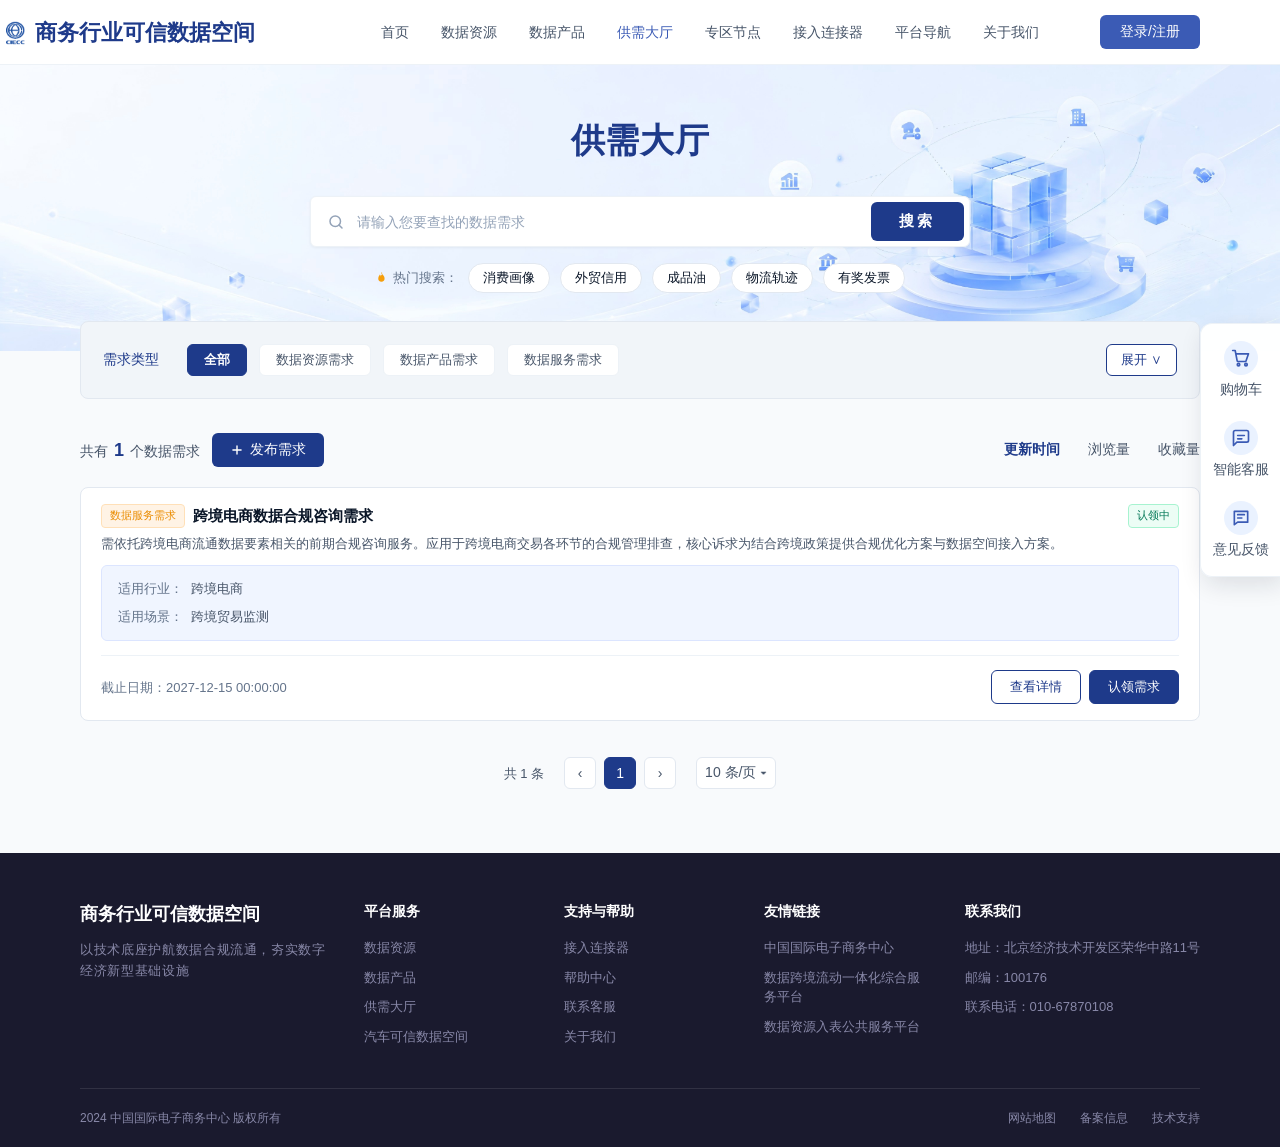
<file: supply-demand.html>
<!DOCTYPE html>
<html lang="zh-CN">
<head>
  <meta charset="UTF-8">
  <meta name="viewport" content="width=device-width, initial-scale=1.0">
  <title>供需大厅 - 商务行业可信数据空间</title>
  <link rel="stylesheet" href="./assets/css/common.css">
</head>
<body>
  <!-- 导航栏 -->
  <nav class="navbar">
    <div class="container navbar-inner">
      <div class="nav-left">
        <img src="./assets/images/2_5-20260821_150924995.png" alt="Logo" class="logo-img">
        <span class="logo-text">商务行业可信数据空间</span>
      </div>
      <div class="nav-center" id="navCenter">
        <div class="nav-menu">
          <a href="index.html" class="nav-link">首页</a>
          <a href="data-resource.html" class="nav-link">数据资源</a>
          <a href="data-product.html" class="nav-link">数据产品</a>
          <a href="supply-demand.html" class="nav-link active">供需大厅</a>
          <div class="nav-item-has-dropdown">
            <a href="zone-nodes.html" class="nav-link">专区节点</a>
            <div class="nav-dropdown">
              <a href="car-data-space.html" class="nav-dropdown-item">汽车可信数据空间</a>
            </div>
          </div>
          <a href="connector.html" class="nav-link">接入连接器</a>
          <div class="nav-item-has-dropdown">
            <a href="platform-nav.html" class="nav-link">平台导航</a>
            <div class="nav-dropdown">
              <a href="index.html" class="nav-dropdown-item current">商务行业可信数据空间</a>
              <a href="kuajing.html" class="nav-dropdown-item">数据跨境流动一体化综合服务平台</a>
              <a href="rukiao.html" class="nav-dropdown-item">数据资源入表公共服务平台</a>
            </div>
          </div>
          <a href="about.html" class="nav-link">关于我们</a>
        </div>
      </div>
      <div class="nav-right">
        <button class="btn-primary">登录/注册</button>
      </div>
    </div>
  </nav>

  <!-- 侧边栏 -->
  <aside class="side-bar">
    <button class="side-item" data-action="cart">
      <span class="side-icon">
        <svg viewBox="0 0 24 24" fill="none" stroke="currentColor" stroke-width="2" stroke-linecap="round" stroke-linejoin="round">
          <circle cx="9" cy="20" r="1.5"/>
          <circle cx="18" cy="20" r="1.5"/>
          <path d="M2 3h3l2.4 12.4a1 1 0 001 .8h8.7a1 1 0 001-.8L21 7H6"/>
        </svg>
      </span>
      <span class="side-label">购物车</span>
    </button>
    <button class="side-item" data-action="service">
      <span class="side-icon">
        <svg viewBox="0 0 24 24" fill="none" stroke="currentColor" stroke-width="2" stroke-linecap="round" stroke-linejoin="round">
          <path d="M21 15a2 2 0 01-2 2H7l-4 4V5a2 2 0 012-2h14a2 2 0 012 2z"/>
          <path d="M8 9h8M8 13h5"/>
        </svg>
      </span>
      <span class="side-label">智能客服</span>
    </button>
    <button class="side-item" data-action="feedback">
      <span class="side-icon">
        <svg viewBox="0 0 24 24" fill="none" stroke="currentColor" stroke-width="2" stroke-linecap="round" stroke-linejoin="round">
          <path d="M4 4h16v13H8l-4 3V4z"/>
          <path d="M8 8h8M8 12h5"/>
        </svg>
      </span>
      <span class="side-label">意见反馈</span>
    </button>
  </aside>

  <!-- 侧边栏提示弹窗（占位） -->
  <div class="side-toast" id="sideToast"></div>

  <!-- 主体内容 -->
  <main class="catalog-page">
    <div class="container">
      <h1 class="cat-title">供需大厅</h1>

      <!-- 搜索 -->
      <div class="cat-search">
        <span class="cat-search-icon">
          <svg viewBox="0 0 24 24" fill="none" stroke="currentColor" stroke-width="2" stroke-linecap="round" stroke-linejoin="round"><circle cx="11" cy="11" r="7"/><path d="M16 16l4 4"/></svg>
        </span>
        <input type="text" placeholder="请输入您要查找的数据需求">
        <button class="cat-search-btn" data-toast="搜索功能（占位）">搜索</button>
      </div>

      <!-- 热门搜索 -->
      <div class="cat-hot">
        <span class="cat-hot-label">
          <svg viewBox="0 0 24 24" fill="currentColor"><path d="M12 2c1.2 3-1 5.2-3 7.2 2-1 3.2-2.2 3.2-4.2 2.1 2 4.2 4 4.2 8a5.4 5.4 0 01-10.8 0C5.6 9.4 7.6 7.4 8.6 5.4 8.8 7.4 9.8 8.4 11 8.4c1.2-3-1-6.4 1-6.4z"/></svg>
          热门搜索：
        </span>
        <button class="cat-hot-tag">消费画像</button>
        <button class="cat-hot-tag">外贸信用</button>
        <button class="cat-hot-tag">成品油</button>
        <button class="cat-hot-tag">物流轨迹</button>
        <button class="cat-hot-tag">有奖发票</button>
      </div>

      <!-- 筛选器 -->
      <div class="cat-filters collapsed">
        <div class="cat-filter-row">
          <span class="cat-filter-label">需求类型</span>
          <div class="cat-filter-tags">
            <button class="cat-tag active">全部</button>
            <button class="cat-tag">数据资源需求</button>
            <button class="cat-tag">数据产品需求</button>
            <button class="cat-tag">数据服务需求</button>
            <button class="cat-tag-toggle" id="filtersToggle">展开 <span class="caret">∨</span></button>
          </div>
        </div>
        <div class="cat-filter-row">
          <span class="cat-filter-label">行业分类</span>
          <div class="cat-filter-tags">
            <button class="cat-tag active">全部</button>
            <button class="cat-tag">跨境电商</button>
            <button class="cat-tag">消费</button>
            <button class="cat-tag">电子商务</button>
            <button class="cat-tag">外贸</button>
            <button class="cat-tag">以旧换新</button>
            <button class="cat-tag">有奖发票</button>
            <button class="cat-tag">成品油</button>
            <button class="cat-tag">服务贸易</button>
            <button class="cat-tag">物流</button>
            <button class="cat-tag">连锁经营</button>
            <button class="cat-tag">合同</button>
          </div>
        </div>
        <div class="cat-filter-row">
          <span class="cat-filter-label">应用场景</span>
          <div class="cat-filter-tags">
            <button class="cat-tag active">全部</button>
            <button class="cat-tag">跨境贸易监测</button>
            <button class="cat-tag">商品价格监测</button>
            <button class="cat-tag">品牌舆情分析</button>
            <button class="cat-tag">市场销售预测</button>
            <button class="cat-tag">供应链优化</button>
            <button class="cat-tag">客户画像洞察</button>
            <button class="cat-tag">营销效果评估</button>
            <button class="cat-tag">风险预警分析</button>
            <button class="cat-tag">物流时效监控</button>
            <button class="cat-tag">渠道分销管理</button>
            <button class="cat-tag">合规审计分析</button>
            <button class="cat-tag">产业景气分析</button>
          </div>
        </div>
      </div>

      <!-- 结果工具栏 -->
      <div class="cat-toolbar">
        <div class="cat-result-count">共有 <b>1</b> 个数据需求</div>
        <button class="cat-publish-btn">
          <svg viewBox="0 0 24 24" fill="none" stroke="currentColor" stroke-width="2.4" stroke-linecap="round" stroke-linejoin="round"><path d="M12 5v14M5 12h14"/></svg>
          发布需求
        </button>
        <div class="cat-sort" style="margin-left:auto;">
          <button class="cat-sort-btn active">更新时间</button>
          <button class="cat-sort-btn">浏览量</button>
          <button class="cat-sort-btn">收藏量</button>
        </div>
      </div>

      <!-- 数据需求列表 -->
      <div class="cat-demand-list">
        <div class="cat-demand-item">
          <div class="cat-demand-head">
            <span class="badge badge-type">数据服务需求</span>
            <span class="cat-demand-title">跨境电商数据合规咨询需求</span>
            <span class="badge badge-status" style="margin-left:auto;">认领中</span>
          </div>
          <div class="cat-demand-desc">需依托跨境电商流通数据要素相关的前期合规咨询服务。应用于跨境电商交易各环节的合规管理排查，核心诉求为结合跨境政策提供合规优化方案与数据空间接入方案。</div>
          <div class="cat-demand-info-box">
            <div class="cat-demand-info-item"><span class="label">适用行业：</span><span>跨境电商</span></div>
            <div class="cat-demand-info-item"><span class="label">适用场景：</span><span>跨境贸易监测</span></div>
          </div>
          <div class="cat-demand-divider"></div>
          <div class="cat-demand-footer">
            <div class="cat-demand-deadline">截止日期：2027-12-15 00:00:00</div>
            <div class="cat-demand-buttons">
              <button class="cat-demand-btn btn-outline">查看详情</button>
              <button class="cat-demand-btn btn-solid">认领需求</button>
            </div>
          </div>
        </div>
      </div>

      <!-- 分页 -->
      <div class="cat-pagination">
        <span class="cat-page-info">共 1 条</span>
        <div class="cat-pages">
          <button class="cat-page-btn" disabled>‹</button>
          <button class="cat-page-btn active">1</button>
          <button class="cat-page-btn" disabled>›</button>
        </div>
        <div class="cat-pages">
          <button class="cat-page-btn" style="min-width:80px;">10 条/页 ▾</button>
        </div>
      </div>
    </div>
  </main>

  <!-- 页脚 -->
  <footer class="footer">
    <div class="container">
      <div class="footer-top">
        <div class="footer-col">
          <div class="footer-brand-title">商务行业可信数据空间</div>
          <p class="footer-brand-desc">以技术底座护航数据合规流通，夯实数字经济新型基础设施</p>
        </div>
        <div class="footer-col">
          <div class="footer-col-title">平台服务</div>
          <a href="data-resource.html" class="footer-link">数据资源</a>
          <a href="data-product.html" class="footer-link">数据产品</a>
          <a href="supply-demand.html" class="footer-link">供需大厅</a>
          <a href="car-data-space.html" class="footer-link">汽车可信数据空间</a>
        </div>
        <div class="footer-col">
          <div class="footer-col-title">支持与帮助</div>
          <a href="connector.html" class="footer-link">接入连接器</a>
          <a href="#" class="footer-link">帮助中心</a>
          <a href="#" class="footer-link">联系客服</a>
          <a href="about.html" class="footer-link">关于我们</a>
        </div>
        <div class="footer-col">
          <div class="footer-col-title">友情链接</div>
          <a href="#" class="footer-link">中国国际电子商务中心</a>
          <a href="kuajing.html" class="footer-link">数据跨境流动一体化综合服务平台</a>
          <a href="rukiao.html" class="footer-link">数据资源入表公共服务平台</a>
        </div>
        <div class="footer-col footer-contact-col">
          <div class="footer-col-title">联系我们</div>
          <a href="#" class="footer-link">地址：北京经济技术开发区荣华中路11号</a>
          <a href="#" class="footer-link">邮编：100176</a>
          <a href="tel:010-67870108" class="footer-link">联系电话：010-67870108</a>
        </div>
      </div>
      <div class="footer-divider"></div>
      <div class="footer-bottom">
        <span>2024 中国国际电子商务中心 版权所有</span>
        <div class="footer-bottom-links">
          <a href="#">网站地图</a>
          <a href="#">备案信息</a>
          <a href="#">技术支持</a>
        </div>
      </div>
    </div>
  </footer>

  <script src="./assets/js/common.js"></script>
</body>
</html>
</file>
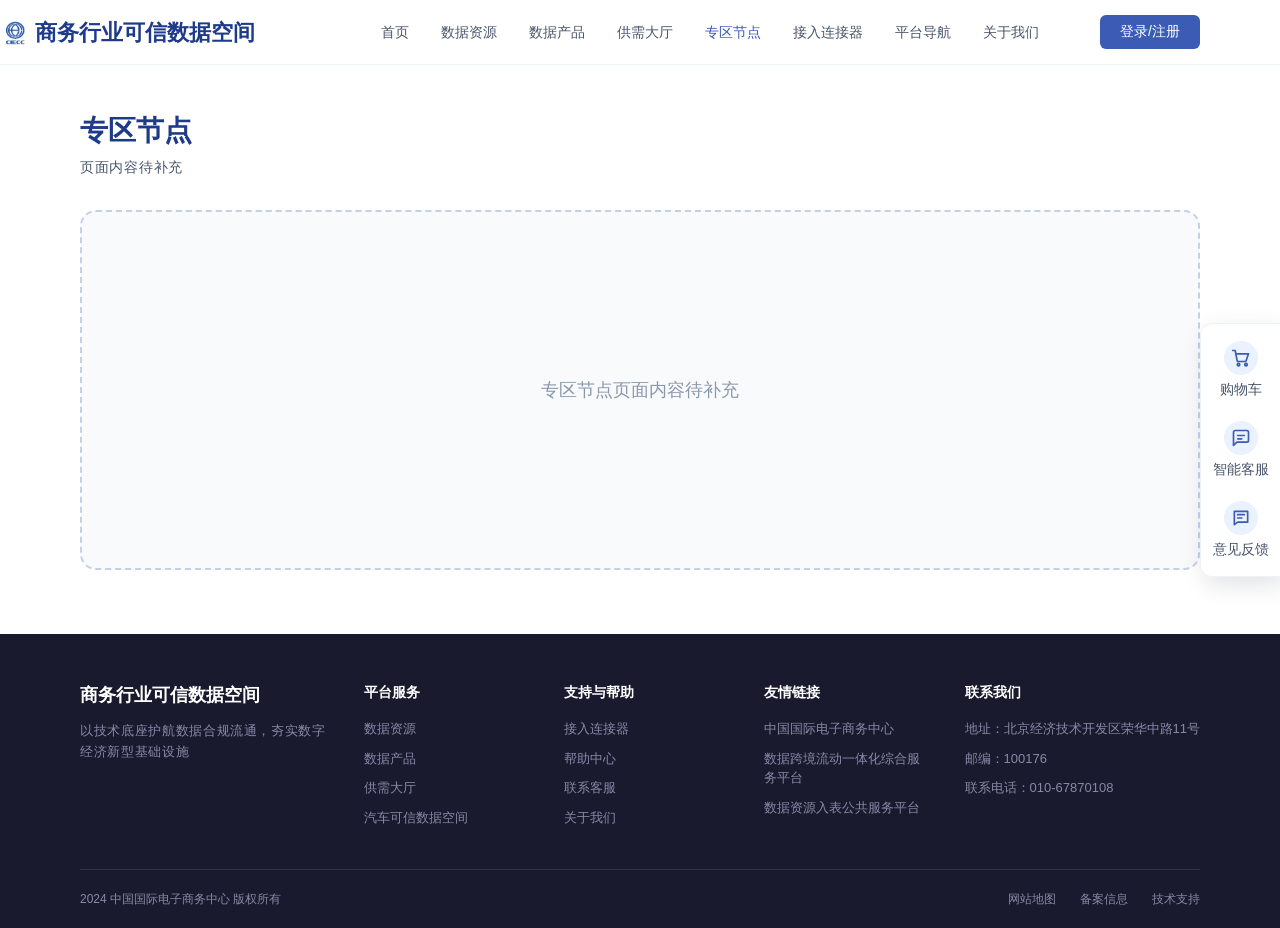
<file: zone-nodes.html>
<!DOCTYPE html>
<html lang="zh-CN">
<head>
  <meta charset="UTF-8">
  <meta name="viewport" content="width=device-width, initial-scale=1.0">
  <title>专区节点 - 商务行业可信数据空间</title>
  <link rel="stylesheet" href="./assets/css/common.css">
</head>
<body>
  <!-- 导航栏 -->
  <nav class="navbar">
    <div class="container navbar-inner">
      <div class="nav-left">
        <img src="./assets/images/2_5-20260821_150924995.png" alt="Logo" class="logo-img">
        <span class="logo-text">商务行业可信数据空间</span>
      </div>
      <div class="nav-center" id="navCenter">
        <div class="nav-menu">
          <a href="index.html" class="nav-link">首页</a>
          <a href="data-resource.html" class="nav-link">数据资源</a>
          <a href="data-product.html" class="nav-link">数据产品</a>
          <a href="supply-demand.html" class="nav-link">供需大厅</a>
          <div class="nav-item-has-dropdown">
            <a href="zone-nodes.html" class="nav-link active">专区节点</a>
            <div class="nav-dropdown">
              <a href="car-data-space.html" class="nav-dropdown-item">汽车可信数据空间</a>
            </div>
          </div>
          <a href="connector.html" class="nav-link">接入连接器</a>
          <div class="nav-item-has-dropdown">
            <a href="platform-nav.html" class="nav-link">平台导航</a>
            <div class="nav-dropdown">
              <a href="index.html" class="nav-dropdown-item current">商务行业可信数据空间</a>
              <a href="kuajing.html" class="nav-dropdown-item">数据跨境流动一体化综合服务平台</a>
              <a href="rukiao.html" class="nav-dropdown-item">数据资源入表公共服务平台</a>
            </div>
          </div>
          <a href="about.html" class="nav-link">关于我们</a>
        </div>
      </div>
      <div class="nav-right">
        <button class="btn-primary">登录/注册</button>
      </div>
    </div>
  </nav>

  <!-- 侧边栏 -->
  <aside class="side-bar">
    <button class="side-item" data-action="cart">
      <span class="side-icon">
        <svg viewBox="0 0 24 24" fill="none" stroke="currentColor" stroke-width="2" stroke-linecap="round" stroke-linejoin="round">
          <circle cx="9" cy="20" r="1.5"/>
          <circle cx="18" cy="20" r="1.5"/>
          <path d="M2 3h3l2.4 12.4a1 1 0 001 .8h8.7a1 1 0 001-.8L21 7H6"/>
        </svg>
      </span>
      <span class="side-label">购物车</span>
    </button>
    <button class="side-item" data-action="service">
      <span class="side-icon">
        <svg viewBox="0 0 24 24" fill="none" stroke="currentColor" stroke-width="2" stroke-linecap="round" stroke-linejoin="round">
          <path d="M21 15a2 2 0 01-2 2H7l-4 4V5a2 2 0 012-2h14a2 2 0 012 2z"/>
          <path d="M8 9h8M8 13h5"/>
        </svg>
      </span>
      <span class="side-label">智能客服</span>
    </button>
    <button class="side-item" data-action="feedback">
      <span class="side-icon">
        <svg viewBox="0 0 24 24" fill="none" stroke="currentColor" stroke-width="2" stroke-linecap="round" stroke-linejoin="round">
          <path d="M4 4h16v13H8l-4 3V4z"/>
          <path d="M8 8h8M8 12h5"/>
        </svg>
      </span>
      <span class="side-label">意见反馈</span>
    </button>
  </aside>

  <!-- 侧边栏提示弹窗（占位） -->
  <div class="side-toast" id="sideToast"></div>

  <!-- 主体内容（待补充） -->
  <main class="page-main">
    <div class="container">
      <h1 class="page-title">专区节点</h1>
      <p class="page-desc">页面内容待补充</p>
      <div class="page-placeholder">专区节点页面内容待补充</div>
    </div>
  </main>

  <!-- 页脚 -->
  <footer class="footer">
    <div class="container">
      <div class="footer-top">
        <div class="footer-col">
          <div class="footer-brand-title">商务行业可信数据空间</div>
          <p class="footer-brand-desc">以技术底座护航数据合规流通，夯实数字经济新型基础设施</p>
        </div>
        <div class="footer-col">
          <div class="footer-col-title">平台服务</div>
          <a href="data-resource.html" class="footer-link">数据资源</a>
          <a href="data-product.html" class="footer-link">数据产品</a>
          <a href="supply-demand.html" class="footer-link">供需大厅</a>
          <a href="car-data-space.html" class="footer-link">汽车可信数据空间</a>
        </div>
        <div class="footer-col">
          <div class="footer-col-title">支持与帮助</div>
          <a href="connector.html" class="footer-link">接入连接器</a>
          <a href="#" class="footer-link">帮助中心</a>
          <a href="#" class="footer-link">联系客服</a>
          <a href="about.html" class="footer-link">关于我们</a>
        </div>
        <div class="footer-col">
          <div class="footer-col-title">友情链接</div>
          <a href="#" class="footer-link">中国国际电子商务中心</a>
          <a href="kuajing.html" class="footer-link">数据跨境流动一体化综合服务平台</a>
          <a href="rukiao.html" class="footer-link">数据资源入表公共服务平台</a>
        </div>
        <div class="footer-col footer-contact-col">
          <div class="footer-col-title">联系我们</div>
          <a href="#" class="footer-link">地址：北京经济技术开发区荣华中路11号</a>
          <a href="#" class="footer-link">邮编：100176</a>
          <a href="tel:010-67870108" class="footer-link">联系电话：010-67870108</a>
        </div>
      </div>
      <div class="footer-divider"></div>
      <div class="footer-bottom">
        <span>2024 中国国际电子商务中心 版权所有</span>
        <div class="footer-bottom-links">
          <a href="#">网站地图</a>
          <a href="#">备案信息</a>
          <a href="#">技术支持</a>
        </div>
      </div>
    </div>
  </footer>

  <script src="./assets/js/common.js"></script>
</body>
</html>
</file>
<file: assets/css/common.css>
/* 公共样式：设计变量、基础重置、导航栏、侧边栏、页脚、按钮、页面占位、响应式 */

:root {
  --primary: #1E3A8A;
  --primary-light: #3B5BB5;
  --primary-bg: #EEF1F9;
  --bg-page: #FFFFFF;
  --bg-section: #F1F5F9;
  --text-primary: #0A1628;
  --text-secondary: #475569;
  --text-tertiary: #64748B;
  --border: #E2E8F0;
  --border-light: #EDF2F7;
  --footer-bg: #1A1A2E;
  --footer-text: #8888A8;
  --white: #FFFFFF;
  --shadow: 0 1px 3px rgba(0, 0, 0, 0.05);
  --shadow-card: 0 1px 4px rgba(0, 0, 0, 0.04);
  --radius-sm: 6px;
  --radius-md: 8px;
  --radius-lg: 12px;
  --radius-xl: 16px;
  --radius-full: 999px;
}

* {
  margin: 0;
  padding: 0;
  box-sizing: border-box;
}

body {
  font-family: "Inter", -apple-system, BlinkMacSystemFont, "PingFang SC", "Microsoft YaHei", sans-serif;
  color: var(--text-primary);
  background: var(--bg-page);
  line-height: 1.5;
  min-width: 320px;
}

a {
  text-decoration: none;
  color: inherit;
}

button {
  border: none;
  background: none;
  cursor: pointer;
  font-family: inherit;
}

img {
  max-width: 100%;
  display: block;
}

.container {
  max-width: 1440px;
  margin: 0 auto;
  padding: 0 80px;
}

/* ========== 导航栏 ========== */
.navbar {
  position: sticky;
  top: 0;
  z-index: 100;
  background: rgba(255, 255, 255, 0.96);
  backdrop-filter: blur(8px);
  border-bottom: 1px solid var(--border-light);
}

.navbar-inner {
  height: 64px;
  display: flex;
  align-items: center;
  justify-content: space-between;
  flex-wrap: nowrap;
}

.nav-left {
  display: flex;
  align-items: center;
  gap: 8px;
  transform: translateX(-80px);
  flex-shrink: 0;
}

.nav-center {
  flex: 1;
  display: flex;
  align-items: center;
  justify-content: center;
  gap: 24px;
  min-width: 0;
}

.nav-right {
  flex-shrink: 0;
  margin-left: 16px;
  display: flex;
  align-items: center;
  gap: 12px;
}

.logo-img {
  width: 27px;
  height: 32px;
  border-radius: 6px;
  object-fit: cover;
}

.logo-text {
  font-size: 22px;
  font-weight: 600;
  color: #1E3A8A;
  white-space: nowrap;
}

.nav-menu {
  display: none;
  align-items: center;
  gap: 32px;
}

.nav-menu:not([hidden]) {
  display: flex;
}

.nav-link {
  font-size: 14px;
  color: var(--text-secondary);
  transition: color 0.2s;
  white-space: nowrap;
}

.nav-link:hover,
.nav-link.active {
  color: var(--primary-light);
}

.nav-item-has-dropdown {
  position: relative;
  display: flex;
  align-items: center;
}

.nav-dropdown {
  position: absolute;
  top: 100%;
  left: 50%;
  transform: translateX(-50%);
  min-width: 160px;
  margin-top: 8px;
  padding: 8px 0;
  background: var(--white);
  border: 1px solid var(--border-light);
  border-radius: var(--radius-md);
  box-shadow: 0 8px 24px rgba(0, 0, 0, 0.08);
  opacity: 0;
  visibility: hidden;
  transition: opacity 0.2s, visibility 0.2s;
}

.nav-item-has-dropdown:hover .nav-dropdown {
  opacity: 1;
  visibility: visible;
}

.nav-dropdown-item {
  display: block;
  padding: 10px 20px;
  font-size: 14px;
  color: var(--text-secondary);
  white-space: nowrap;
  transition: background 0.2s, color 0.2s;
}

.nav-dropdown-item:hover {
  background: var(--primary-bg);
  color: var(--primary-light);
}

.nav-dropdown-item.current {
  color: var(--primary-light);
  font-weight: 600;
  background: var(--primary-bg);
}

.nav-dropdown-item.current::after {
  content: '✓';
  margin-left: 8px;
  font-weight: 700;
}

/* ========== 按钮 ========== */
.btn-primary {
  display: inline-block;
  background: var(--primary-light);
  color: var(--white);
  padding: 8px 20px;
  border-radius: var(--radius-sm);
  font-size: 14px;
  font-weight: 500;
  transition: opacity 0.2s, transform 0.2s;
}

.btn-primary:hover {
  opacity: 0.9;
  transform: translateY(-1px);
}

.btn-outline {
  padding: 10px 20px;
  border-radius: var(--radius-sm);
  border: 1px solid var(--primary);
  color: var(--primary);
  font-size: 14px;
  font-weight: 500;
  background: var(--white);
  transition: all 0.2s;
}

.btn-outline:hover {
  background: var(--primary-bg);
}

/* ========== 侧边栏（左侧图文工具条） ========== */
.side-bar {
  position: fixed;
  top: 50%;
  right: 0;
  transform: translateY(-50%);
  z-index: 200;
  display: flex;
  flex-direction: column;
  gap: 4px;
  width: 80px;
  padding: 8px 4px;
  background: rgba(255, 255, 255, 0.96);
  border: 1px solid var(--border-light);
  border-right: 0;
  border-radius: var(--radius-lg) 0 0 var(--radius-lg);
  box-shadow: 4px 8px 24px rgba(15, 23, 42, 0.12);
}

.side-item {
  display: flex;
  flex-direction: column;
  align-items: center;
  justify-content: center;
  gap: 6px;
  width: 100%;
  min-height: 76px;
  padding: 8px 2px;
  border: 0;
  border-radius: var(--radius-md);
  background: transparent;
  color: var(--text-secondary);
  cursor: pointer;
  transition: all 0.2s;
}

.side-item:hover {
  background: var(--primary-bg);
  color: var(--primary-light);
}

.side-icon {
  display: flex;
  align-items: center;
  justify-content: center;
  width: 34px;
  height: 34px;
  flex-shrink: 0;
  color: var(--primary-light);
  background: #EAF2FF;
  border-radius: 50%;
}

.side-icon svg {
  width: 20px;
  height: 20px;
}

.side-label {
  max-width: none;
  opacity: 1;
  font-size: 14px;
  font-weight: 500;
  white-space: nowrap;
  transition: color 0.2s ease;
}

.side-toast {
  position: fixed;
  top: 24px;
  left: 50%;
  transform: translateX(-50%) translateY(-20px);
  z-index: 300;
  padding: 12px 24px;
  background: rgba(26, 26, 46, 0.92);
  color: var(--white);
  font-size: 14px;
  border-radius: var(--radius-md);
  opacity: 0;
  pointer-events: none;
  transition: opacity 0.25s, transform 0.25s;
}

.side-toast.show {
  opacity: 1;
  transform: translateX(-50%) translateY(0);
}

/* ========== 页面主体 / 占位 ========== */
.page-main {
  min-height: 60vh;
  padding: 48px 0 64px;
}

.page-title {
  font-size: 28px;
  font-weight: 700;
  line-height: 1.3;
  color: var(--primary);
}

.page-desc {
  font-size: 14px;
  color: var(--text-secondary);
  margin-top: 8px;
  letter-spacing: 0.05em;
}

.page-placeholder {
  margin-top: 32px;
  min-height: 360px;
  border: 2px dashed #c3d0e6;
  border-radius: var(--radius-xl);
  display: flex;
  align-items: center;
  justify-content: center;
  color: #8a97ad;
  font-size: 18px;
  background: rgba(241, 245, 249, 0.5);
}

/* ========== 页脚 ========== */
.footer {
  background: var(--footer-bg);
  color: var(--footer-text);
  padding: 48px 0 0;
}

.footer-top {
  display: grid;
  grid-template-columns: 1.5fr 1fr 1fr 1fr max-content;
  gap: 32px;
  padding-bottom: 32px;
}

.footer-contact-col .footer-link {
  white-space: nowrap;
}

.footer-brand-title {
  font-size: 18px;
  font-weight: 600;
  color: var(--white);
  margin-bottom: 12px;
}

.footer-brand-desc {
  font-size: 13px;
  line-height: 1.6;
  color: var(--footer-text);
  letter-spacing: 0.05em;
}

.footer-col-title {
  font-size: 14px;
  font-weight: 600;
  color: var(--white);
  margin-bottom: 16px;
}

.footer-link {
  display: block;
  font-size: 13px;
  color: var(--footer-text);
  margin-bottom: 10px;
  transition: color 0.2s;
}

.footer-link:hover {
  color: var(--white);
}

.footer-divider {
  height: 1px;
  background: rgba(255, 255, 255, 0.1);
}

.footer-bottom {
  display: flex;
  justify-content: space-between;
  align-items: center;
  padding: 20px 0;
  font-size: 12px;
  color: var(--footer-text);
  flex-wrap: wrap;
  gap: 12px;
}

.footer-bottom-links {
  display: flex;
  gap: 24px;
}

.footer-bottom-links a:hover {
  color: var(--white);
}

/* ========== 响应式 ========== */
@media (max-width: 1200px) {
  .container {
    padding: 0 48px;
  }

  .nav-left {
    transform: translateX(-48px);
  }
}

@media (max-width: 992px) {
  .nav-center {
    display: none;
  }

  .footer-top {
    grid-template-columns: repeat(2, 1fr);
  }
}

@media (max-width: 768px) {
  .container {
    padding: 0 24px;
  }

  .nav-left {
    transform: translateX(-24px);
  }

  .footer-top {
    grid-template-columns: 1fr;
    gap: 32px;
  }

  .footer-bottom {
    flex-direction: column;
    align-items: flex-start;
  }
}

/* ========== 关于我们 页面 ========== */
.about-main {
  background: linear-gradient(180deg, #F8FAFC 0%, #FFFFFF 60%);
}

.about-hero {
  text-align: center;
  padding: 16px 0 32px;
}
.about-hero h1 {
  font-size: 32px;
  font-weight: 700;
  color: var(--text-primary);
  letter-spacing: 0.08em;
}
.about-hero h1::after {
  content: '';
  display: block;
  width: 48px;
  height: 3px;
  background: linear-gradient(90deg, var(--primary), var(--primary-light));
  margin: 14px auto 0;
  border-radius: 2px;
}
.about-hero p {
  margin-top: 14px;
  font-size: 13px;
  color: var(--text-secondary);
  letter-spacing: 0.12em;
}

.about-section {
  margin-bottom: 44px;
}
.about-section:last-child {
  margin-bottom: 0;
}

.about-section-title {
  text-align: center;
  font-size: 22px;
  font-weight: 700;
  color: var(--text-primary);
  margin-bottom: 22px;
  letter-spacing: 0.05em;
}
.about-section-title::after {
  content: '';
  display: block;
  width: 36px;
  height: 2px;
  background: var(--primary);
  margin: 10px auto 0;
  border-radius: 1px;
}

.about-intro,
.about-company {
  display: grid;
  grid-template-columns: 1fr 1fr;
  gap: 32px;
  align-items: stretch;
}

.about-intro.about-intro-text-only {
  display: block;
}

.about-intro-text-only .about-text {
  max-width: 880px;
  margin: 0 auto;
  padding: 24px 8px;
}

.about-media {
  background: var(--bg-section);
  border: 1px solid var(--border-light);
  border-radius: var(--radius-lg);
  padding: 14px;
  display: flex;
  align-items: center;
  justify-content: center;
  overflow: hidden;
}
.about-media img {
  display: block;
  max-width: 100%;
  max-height: 360px;
  width: auto;
  height: auto;
  object-fit: contain;
  border-radius: var(--radius-md);
}

.about-text {
  display: flex;
  flex-direction: column;
  justify-content: center;
  gap: 12px;
  padding: 4px;
}
.about-text h2 {
  font-size: 22px;
  font-weight: 700;
  color: var(--primary);
  margin-bottom: 4px;
  letter-spacing: 0.03em;
}
.about-text p {
  font-size: 14px;
  color: var(--text-secondary);
  line-height: 1.85;
  letter-spacing: 0.03em;
}

.about-arch {
  text-align: center;
}
.about-arch-frame {
  background: var(--white);
  border: 1px solid var(--border-light);
  border-radius: var(--radius-lg);
  padding: 24px;
  display: flex;
  align-items: center;
  justify-content: center;
  box-shadow: 0 4px 20px rgba(15, 23, 42, 0.04);
}
.about-arch-frame img {
  display: block;
  max-width: 100%;
  max-height: 540px;
  width: auto;
  height: auto;
  object-fit: contain;
}

.about-arch-stack {
  display: flex;
  flex-direction: column;
  gap: 20px;
  align-items: center;
}

.about-arch-stack .about-arch-frame {
  width: 100%;
}

.about-company.about-company-text-only {
  display: block;
}

.about-company-text-only .about-text {
  max-width: 880px;
  margin: 0 auto;
  padding: 24px 8px;
}

.about-contact-grid {
  display: grid;
  grid-template-columns: 1fr 1.5fr;
  gap: 28px;
  background: var(--white);
  border: 1px solid var(--border-light);
  border-radius: var(--radius-lg);
  padding: 32px;
  box-shadow: 0 4px 16px rgba(15, 23, 42, 0.04);
}

.about-contact-info {
  display: flex;
  flex-direction: column;
  gap: 18px;
  justify-content: center;
}
.contact-item {
  display: flex;
  flex-direction: column;
  gap: 4px;
  padding: 4px 0 4px 14px;
  border-left: 3px solid var(--primary);
}
.contact-label {
  font-size: 11px;
  color: var(--text-tertiary);
  letter-spacing: 0.18em;
  font-weight: 600;
}
.contact-item span:not(.contact-label) {
  font-size: 14px;
  color: var(--text-primary);
  letter-spacing: 0.03em;
}

.about-contact-map {
  position: relative;
  background: linear-gradient(135deg, #EEF2F7 0%, #DCE3EC 100%);
  border: 1px dashed #B8C4D4;
  border-radius: var(--radius-md);
  min-height: 240px;
  display: flex;
  align-items: center;
  justify-content: center;
  overflow: hidden;
}
.about-contact-map::before {
  content: '';
  position: absolute;
  inset: 0;
  background-image:
    linear-gradient(0deg, transparent 24%, rgba(255, 255, 255, 0.6) 25%, rgba(255, 255, 255, 0.6) 26%, transparent 27%, transparent 74%, rgba(255, 255, 255, 0.6) 75%, rgba(255, 255, 255, 0.6) 76%, transparent 77%),
    linear-gradient(90deg, transparent 24%, rgba(255, 255, 255, 0.6) 25%, rgba(255, 255, 255, 0.6) 26%, transparent 27%, transparent 74%, rgba(255, 255, 255, 0.6) 75%, rgba(255, 255, 255, 0.6) 76%, transparent 77%);
  background-size: 48px 48px;
  opacity: 0.55;
}
.about-contact-map span {
  position: relative;
  background: rgba(255, 255, 255, 0.92);
  padding: 8px 18px;
  border-radius: var(--radius-sm);
  font-size: 12px;
  color: var(--text-tertiary);
  letter-spacing: 0.1em;
  box-shadow: 0 2px 8px rgba(15, 23, 42, 0.06);
}

@media (max-width: 992px) {
  .about-intro,
  .about-company {
    grid-template-columns: 1fr;
  }

  .about-contact-grid {
    grid-template-columns: 1fr;
  }
}

@media (max-width: 768px) {
  .about-hero h1 {
    font-size: 26px;
  }

  .about-section-title {
    font-size: 18px;
  }

  .about-text h2 {
    font-size: 18px;
  }

  .about-media img {
    max-height: 220px;
  }

  .about-arch-frame {
    padding: 14px;
  }

  .about-arch-frame img {
    max-height: 320px;
  }

  .about-contact-grid {
    padding: 22px;
  }
}

/* ========== 数据资源 / 数据产品 列表页 ========== */
.catalog-page {
  min-height: 60vh;
  padding: 50px 0 64px;
  position: relative;
  background:
    url('../images/child-bg.png') center top / 100% auto no-repeat,
    #F8FAFC;
}

.cat-title {
  font-size: 34px;
  font-weight: 800;
  text-align: center;
  color: var(--primary);
  letter-spacing: 0.02em;
}

.cat-subtitle {
  margin-top: 10px;
  text-align: center;
  font-size: 14px;
  color: var(--text-secondary);
  letter-spacing: 0.08em;
}

/* 副标题翻页数字卡（odometer） */
.odometer-wrap {
  display: flex;
  flex-direction: row;
  align-items: center;
  justify-content: center;
  margin-top: 20px;
  gap: 14px;
  white-space: nowrap;
}

.odometer-prefix {
  font-size: 14px;
  color: var(--text-secondary);
  letter-spacing: 0.05em;
}

.odometer-carousel {
  position: relative;
  height: 72px;
  display: flex;
  align-items: center;
  justify-content: center;
}

.odometer-slide {
  position: absolute;
  inset: 0;
  display: flex;
  align-items: center;
  justify-content: center;
  gap: 14px;
  opacity: 0;
  transition: opacity 0.5s ease;
  pointer-events: none;
  white-space: nowrap;
}

.odometer-slide.active {
  opacity: 1;
  pointer-events: auto;
}

.odometer {
  display: inline-flex;
  gap: 4px;
}

.odometer-cell {
  position: relative;
  width: 50px;
  height: 68px;
  background: linear-gradient(180deg, #4F5FA0 0%, #3A4A8A 100%);
  border-radius: 8px;
  overflow: hidden;
  box-shadow: 0 6px 16px rgba(30, 58, 138, 0.25), inset 0 1px 0 rgba(255, 255, 255, 0.15);
}

.odometer-cell::before {
  content: '';
  position: absolute;
  top: 50%;
  left: 0;
  right: 0;
  height: 1px;
  background: rgba(0, 0, 0, 0.55);
  z-index: 3;
}

.odometer-cell::after {
  content: '';
  position: absolute;
  inset: 0;
  background: linear-gradient(180deg, rgba(255, 255, 255, 0.2) 0%, transparent 50%, rgba(0, 0, 0, 0.22) 100%);
  z-index: 2;
  pointer-events: none;
}

.odometer-cell .digit {
  position: absolute;
  inset: 0;
  display: flex;
  align-items: center;
  justify-content: center;
  font-size: 42px;
  font-weight: 600;
  color: var(--white);
  text-shadow: 0 2px 4px rgba(0, 0, 0, 0.3);
  z-index: 1;
  font-variant-numeric: tabular-nums;
}

.odometer-suffix {
  font-size: 14px;
  color: var(--text-secondary);
  margin-left: 6px;
}

.cat-stats-dots {
  display: flex;
  justify-content: center;
  gap: 6px;
}

.cat-stats-dot {
  width: 6px;
  height: 6px;
  border-radius: 50%;
  background: var(--border);
  cursor: pointer;
  transition: background 0.2s, width 0.2s;
}

.cat-stats-dot.active {
  background: var(--primary);
  width: 18px;
  border-radius: 3px;
}

/* 搜索框 */
.cat-search {
  max-width: 660px;
  margin: 30px auto 0;
  display: flex;
  align-items: center;
  background: var(--white);
  border: 1px solid var(--border-light);
  border-radius: var(--radius-sm);
  padding: 5px 5px 5px 16px;
  box-shadow: var(--shadow);
}

.cat-search-icon {
  width: 18px;
  height: 18px;
  color: #94A3B8;
  flex-shrink: 0;
  display: flex;
}

.cat-search-icon svg {
  width: 100%;
  height: 100%;
}

.cat-search input {
  flex: 1;
  border: none;
  outline: none;
  background: transparent;
  font-size: 14px;
  color: var(--text-primary);
  padding: 8px 12px;
  min-width: 0;
}

.cat-search input::placeholder {
  color: #94A3B8;
}

.cat-smart {
  display: flex;
  align-items: center;
  gap: 6px;
  font-size: 13px;
  color: var(--text-secondary);
  margin-right: 12px;
  white-space: nowrap;
}

.cat-smart .bolt {
  display: flex;
  width: 14px;
  height: 14px;
  color: #F59E0B;
}

.cat-smart .bolt svg {
  width: 100%;
  height: 100%;
}

.cat-toggle {
  width: 34px;
  height: 18px;
  border-radius: var(--radius-full);
  background: #E2E8F0;
  position: relative;
  cursor: pointer;
  transition: background 0.2s;
  flex-shrink: 0;
}

.cat-toggle::after {
  content: '';
  position: absolute;
  top: 2px;
  left: 2px;
  width: 14px;
  height: 14px;
  border-radius: 50%;
  background: var(--white);
  box-shadow: 0 1px 3px rgba(0, 0, 0, 0.2);
  transition: transform 0.2s;
}

.cat-toggle.on {
  background: var(--primary);
}

.cat-toggle.on::after {
  transform: translateX(16px);
}

.cat-search-btn {
  padding: 10px 28px;
  background: var(--primary);
  color: var(--white);
  font-size: 15px;
  font-weight: 600;
  border-radius: var(--radius-sm);
  letter-spacing: 0.25em;
  transition: opacity 0.2s;
  flex-shrink: 0;
}

.cat-search-btn:hover {
  opacity: 0.92;
}

/* 热门搜索 */
.cat-hot {
  margin-top: 16px;
  display: flex;
  align-items: center;
  justify-content: center;
  gap: 10px;
  flex-wrap: wrap;
  font-size: 13px;
  color: var(--text-tertiary);
}

.cat-hot-label {
  display: inline-flex;
  align-items: center;
  gap: 4px;
}

.cat-hot-label svg {
  width: 14px;
  height: 14px;
  color: #F59E0B;
}

.cat-hot-tag {
  padding: 5px 14px;
  background: var(--white);
  border: 1px solid var(--border);
  border-radius: var(--radius-full);
  color: var(--text-primary);
  font-size: 13px;
  cursor: pointer;
  transition: all 0.2s;
}

.cat-hot-tag:hover {
  color: var(--primary);
  border-color: var(--primary);
}

/* 筛选器 */
.cat-filter-row {
  display: flex;
  align-items: flex-start;
  gap: 16px;
  padding: 7px 0;
}

.cat-filter-label {
  flex-shrink: 0;
  width: 68px;
  font-size: 14px;
  color: var(--primary);
  font-weight: 500;
  line-height: 31px;
}

.cat-filter-tags {
  display: flex;
  flex-wrap: wrap;
  gap: 10px 12px;
  flex: 1;
  align-items: flex-start;
}

.cat-tag {
  padding: 6px 16px;
  background: var(--white);
  border: 1px solid var(--border-light);
  border-radius: var(--radius-sm);
  font-size: 13px;
  color: var(--text-secondary);
  cursor: pointer;
  transition: all 0.15s;
  white-space: nowrap;
}

.cat-tag:hover {
  color: var(--primary);
  border-color: var(--primary);
}

.cat-tag.active {
  background: var(--primary);
  border-color: var(--primary);
  color: var(--white);
  font-weight: 600;
}

.cat-tag .caret {
  font-size: 10px;
  margin-left: 4px;
  color: #94A3B8;
}

.cat-extra-tags {
  display: contents;
}

.cat-extra-tags.collapsed {
  display: none;
}

.cat-tag-toggle {
  margin-left: auto;
  flex-shrink: 0;
  align-self: flex-start;
  padding: 6px 14px;
  background: var(--white);
  border: 1px solid var(--primary);
  border-radius: var(--radius-sm);
  font-size: 13px;
  color: var(--primary);
  cursor: pointer;
  display: inline-flex;
  align-items: center;
  gap: 4px;
  transition: all 0.15s;
}

.cat-tag-toggle:hover {
  background: var(--primary);
  border-color: var(--primary);
  color: var(--white);
}

.cat-filters {
  margin-top: 28px;
  position: relative;
  background: var(--bg-section);
  border: 1px solid var(--border);
  border-radius: var(--radius-md);
  padding: 18px 22px;
}

.cat-filters-toolbar {
  display: flex;
  justify-content: flex-end;
  margin-bottom: 8px;
}

.cat-filters.collapsed .cat-filter-row:not(:first-child) {
  display: none;
}

.cat-filters.collapsed .cat-filter-row {
  padding: 4px 0;
}

/* 结果工具栏 */
.cat-toolbar {
  display: flex;
  align-items: center;
  justify-content: space-between;
  margin: 34px 0 18px;
  flex-wrap: wrap;
  gap: 12px;
}

.cat-result-count {
  font-size: 14px;
  color: var(--text-secondary);
}

.cat-result-count b {
  color: var(--primary);
  font-size: 18px;
  margin: 0 2px;
}

.cat-sort {
  display: flex;
  gap: 28px;
}

.cat-sort-btn {
  font-size: 14px;
  color: var(--text-secondary);
  background: none;
  cursor: pointer;
  display: inline-flex;
  align-items: center;
  gap: 3px;
  transition: color 0.15s;
}

.cat-sort-btn:hover {
  color: var(--primary);
}

.cat-sort-btn.active {
  color: var(--primary);
  font-weight: 600;
}

.cat-sort-arrows {
  font-size: 10px;
  line-height: 1;
  letter-spacing: -2px;
  color: inherit;
  opacity: 0.75;
}

/* 数据需求列表（供需大厅） */
.cat-demand-list {
  margin-top: 20px;
  background: var(--white);
  border: 1px solid var(--border);
  border-radius: var(--radius-md);
  overflow: hidden;
}

.cat-demand-item {
  padding: 16px 20px;
  border-bottom: 1px solid var(--border-light);
  cursor: pointer;
  transition: background 0.15s;
}

.cat-demand-item:last-child {
  border-bottom: none;
}

.cat-demand-item:hover {
  background: var(--bg-section);
}

.cat-demand-head {
  display: flex;
  align-items: center;
  gap: 8px;
  flex-wrap: wrap;
}

.cat-demand-title {
  font-size: 15px;
  font-weight: 600;
  color: var(--text-primary);
  line-height: 1.4;
}

.cat-demand-desc {
  margin-top: 6px;
  font-size: 13px;
  color: var(--text-secondary);
  line-height: 1.5;
}

.cat-demand-meta {
  display: flex;
  align-items: center;
  gap: 18px;
  margin-top: 8px;
  font-size: 12px;
  color: var(--text-tertiary);
  flex-wrap: wrap;
}

.cat-demand-meta-item {
  display: inline-flex;
  align-items: center;
  gap: 4px;
  white-space: nowrap;
}

.cat-demand-meta-item svg {
  width: 13px;
  height: 13px;
  flex-shrink: 0;
}

.cat-demand-actions {
  margin-left: auto;
  display: flex;
  align-items: center;
  gap: 16px;
  font-size: 12px;
  color: var(--text-tertiary);
}

.cat-demand-action {
  display: inline-flex;
  align-items: center;
  gap: 4px;
}

.cat-demand-action svg {
  width: 14px;
  height: 14px;
}

.cat-publish-btn {
  display: inline-flex;
  align-items: center;
  gap: 6px;
  padding: 8px 18px;
  background: var(--primary);
  color: var(--white);
  border-radius: var(--radius-sm);
  font-size: 14px;
  font-weight: 500;
}

.cat-publish-btn svg {
  width: 14px;
  height: 14px;
}

/* 需求卡片：状态 tag / 信息框 / 底部按钮 */
.badge-status {
  color: #047857;
  background: #ECFDF5;
  border: 1px solid #A7F3D0;
  font-weight: 500;
  font-size: 11px;
  padding: 2px 10px;
  border-radius: 4px;
  line-height: 1.6;
  white-space: nowrap;
}

.cat-demand-info-box {
  margin-top: 12px;
  padding: 12px 16px;
  background: #F0F5FF;
  border: 1px solid #DCE5FF;
  border-radius: var(--radius-sm);
  display: flex;
  flex-direction: column;
  gap: 6px;
  font-size: 13px;
  color: var(--text-secondary);
}

.cat-demand-info-item {
  display: flex;
  gap: 8px;
  line-height: 1.7;
}

.cat-demand-info-item .label {
  flex-shrink: 0;
  color: var(--text-tertiary);
}

.cat-demand-divider {
  margin: 14px 0;
  height: 1px;
  background: var(--border-light);
}

.cat-demand-footer {
  display: flex;
  align-items: center;
  justify-content: space-between;
  flex-wrap: wrap;
  gap: 12px;
}

.cat-demand-deadline {
  font-size: 13px;
  color: var(--text-tertiary);
}

.cat-demand-buttons {
  display: flex;
  gap: 8px;
}

.cat-demand-btn {
  display: inline-flex;
  align-items: center;
  gap: 4px;
  padding: 7px 18px;
  border-radius: var(--radius-sm);
  font-size: 13px;
  font-weight: 500;
  cursor: pointer;
  transition: all 0.15s;
  font-family: inherit;
}

.cat-demand-btn.btn-outline {
  background: var(--white);
  color: var(--primary);
  border: 1px solid var(--primary);
}

.cat-demand-btn.btn-outline:hover {
  background: var(--primary-bg);
}

.cat-demand-btn.btn-solid {
  background: var(--primary);
  color: var(--white);
  border: 1px solid var(--primary);
}

.cat-demand-btn.btn-solid:hover {
  opacity: 0.92;
}

/* 卡片网格 */
.cat-grid {
  display: grid;
  grid-template-columns: repeat(3, 1fr);
  gap: 20px;
}

.cat-card {
  background: var(--white);
  border: 1px solid var(--border);
  border-radius: var(--radius-md);
  padding: 14px 16px;
  box-shadow: var(--shadow);
  display: flex;
  flex-direction: column;
  transition: border-color 0.2s, box-shadow 0.2s;
}

.cat-card:hover {
  border-color: var(--primary);
  box-shadow: var(--shadow-card);
}

.cat-card-head {
  display: flex;
  align-items: center;
  gap: 10px;
  min-width: 0;
}

.cat-card-logo {
  width: 48px;
  height: 48px;
  border-radius: var(--radius-sm);
  flex-shrink: 0;
  object-fit: cover;
  background: var(--bg-section);
}

.cat-card-title {
  font-size: 15px;
  font-weight: 600;
  color: var(--text-primary);
  line-height: 1.4;
  overflow: hidden;
  text-overflow: ellipsis;
  white-space: nowrap;
  flex: 1;
  min-width: 0;
}

.cat-card-badges {
  display: flex;
  gap: 4px;
  margin: 0;
  flex-shrink: 0;
  flex-wrap: nowrap;
}

.badge {
  font-size: 11px;
  padding: 2px 8px;
  border-radius: 4px;
  line-height: 1.6;
  white-space: nowrap;
}

.badge-ver {
  color: #EA8C00;
  border: 1px solid #F5C08A;
  background: var(--white);
  font-weight: 600;
}

.badge-type {
  color: #EA8C00;
  background: #FFF3E5;
  border: 1px solid #FFE0B8;
}

.cat-card-desc {
  margin-top: 10px;
  font-size: 13px;
  color: var(--text-secondary);
  line-height: 1.6;
  letter-spacing: 0.02em;
  display: -webkit-box;
  -webkit-line-clamp: 2;
  -webkit-box-orient: vertical;
  overflow: hidden;
  min-height: 42px;
}

.cat-meta {
  display: flex;
  align-items: center;
  gap: 6px;
  margin-top: 6px;
  font-size: 12px;
  color: var(--text-tertiary);
  min-width: 0;
}

.cat-meta svg {
  width: 13px;
  height: 13px;
  flex-shrink: 0;
}

.cat-meta-text {
  overflow: hidden;
  text-overflow: ellipsis;
  white-space: nowrap;
}

.cat-card-info {
  display: flex;
  align-items: center;
  gap: 14px;
  margin-top: 10px;
  font-size: 12px;
  color: #94A3B8;
}

.cat-card-info svg {
  width: 12px;
  height: 12px;
  margin-right: 3px;
  vertical-align: -1px;
}

.cat-card-info .spacer {
  flex: 1;
}

.cat-card-bottom {
  display: flex;
  align-items: center;
  justify-content: space-between;
  margin-top: 10px;
  padding-top: 8px;
  border-top: 1px solid var(--border-light);
}

.cat-price {
  color: #F26D21;
  font-size: 16px;
  font-weight: 700;
}

.cat-price small {
  font-size: 12px;
  font-weight: 500;
}

.cat-buy {
  display: inline-flex;
  align-items: center;
  gap: 4px;
  color: var(--primary);
  font-size: 13px;
  cursor: pointer;
}

.cat-buy svg {
  width: 14px;
  height: 14px;
}

/* 分页 */
.cat-pagination {
  display: flex;
  align-items: center;
  justify-content: center;
  gap: 20px;
  margin-top: 36px;
  flex-wrap: wrap;
}

.cat-page-info {
  font-size: 13px;
  color: var(--text-secondary);
}

.cat-pages {
  display: flex;
  gap: 8px;
}

.cat-page-btn {
  min-width: 32px;
  height: 32px;
  padding: 0 8px;
  border: 1px solid var(--border);
  border-radius: var(--radius-sm);
  background: var(--white);
  color: var(--text-secondary);
  font-size: 14px;
  cursor: pointer;
  transition: all 0.15s;
}

.cat-page-btn:hover {
  border-color: var(--primary);
  color: var(--primary);
}

.cat-page-btn.active {
  background: var(--primary);
  border-color: var(--primary);
  color: var(--white);
}

@media (max-width: 992px) {
  .cat-grid {
    grid-template-columns: repeat(2, 1fr);
  }
}

@media (max-width: 640px) {
  .cat-grid {
    grid-template-columns: 1fr;
  }

  .cat-filter-label {
    width: auto;
    line-height: 31px;
  }

  .cat-toolbar {
    flex-direction: column;
    align-items: flex-start;
  }

  .cat-card-badges {
    margin-left: 0;
  }
}
</file>
